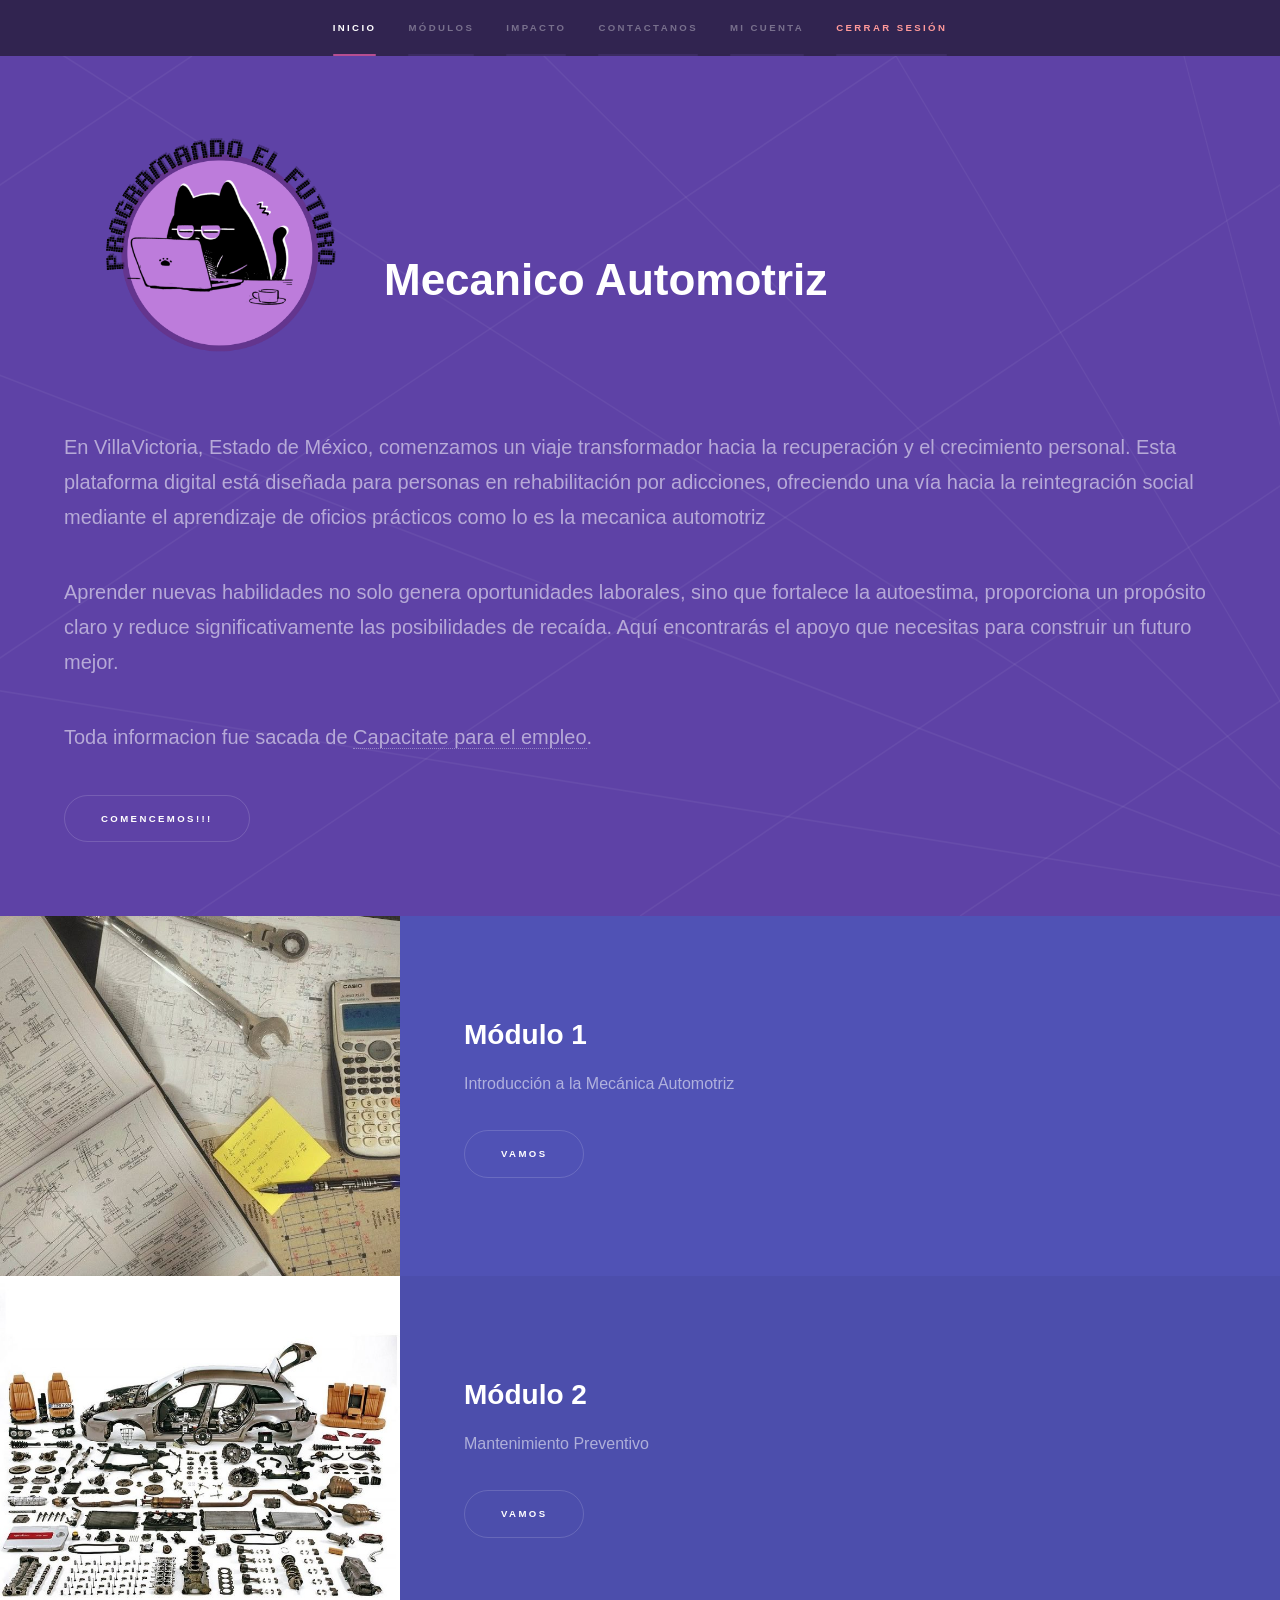
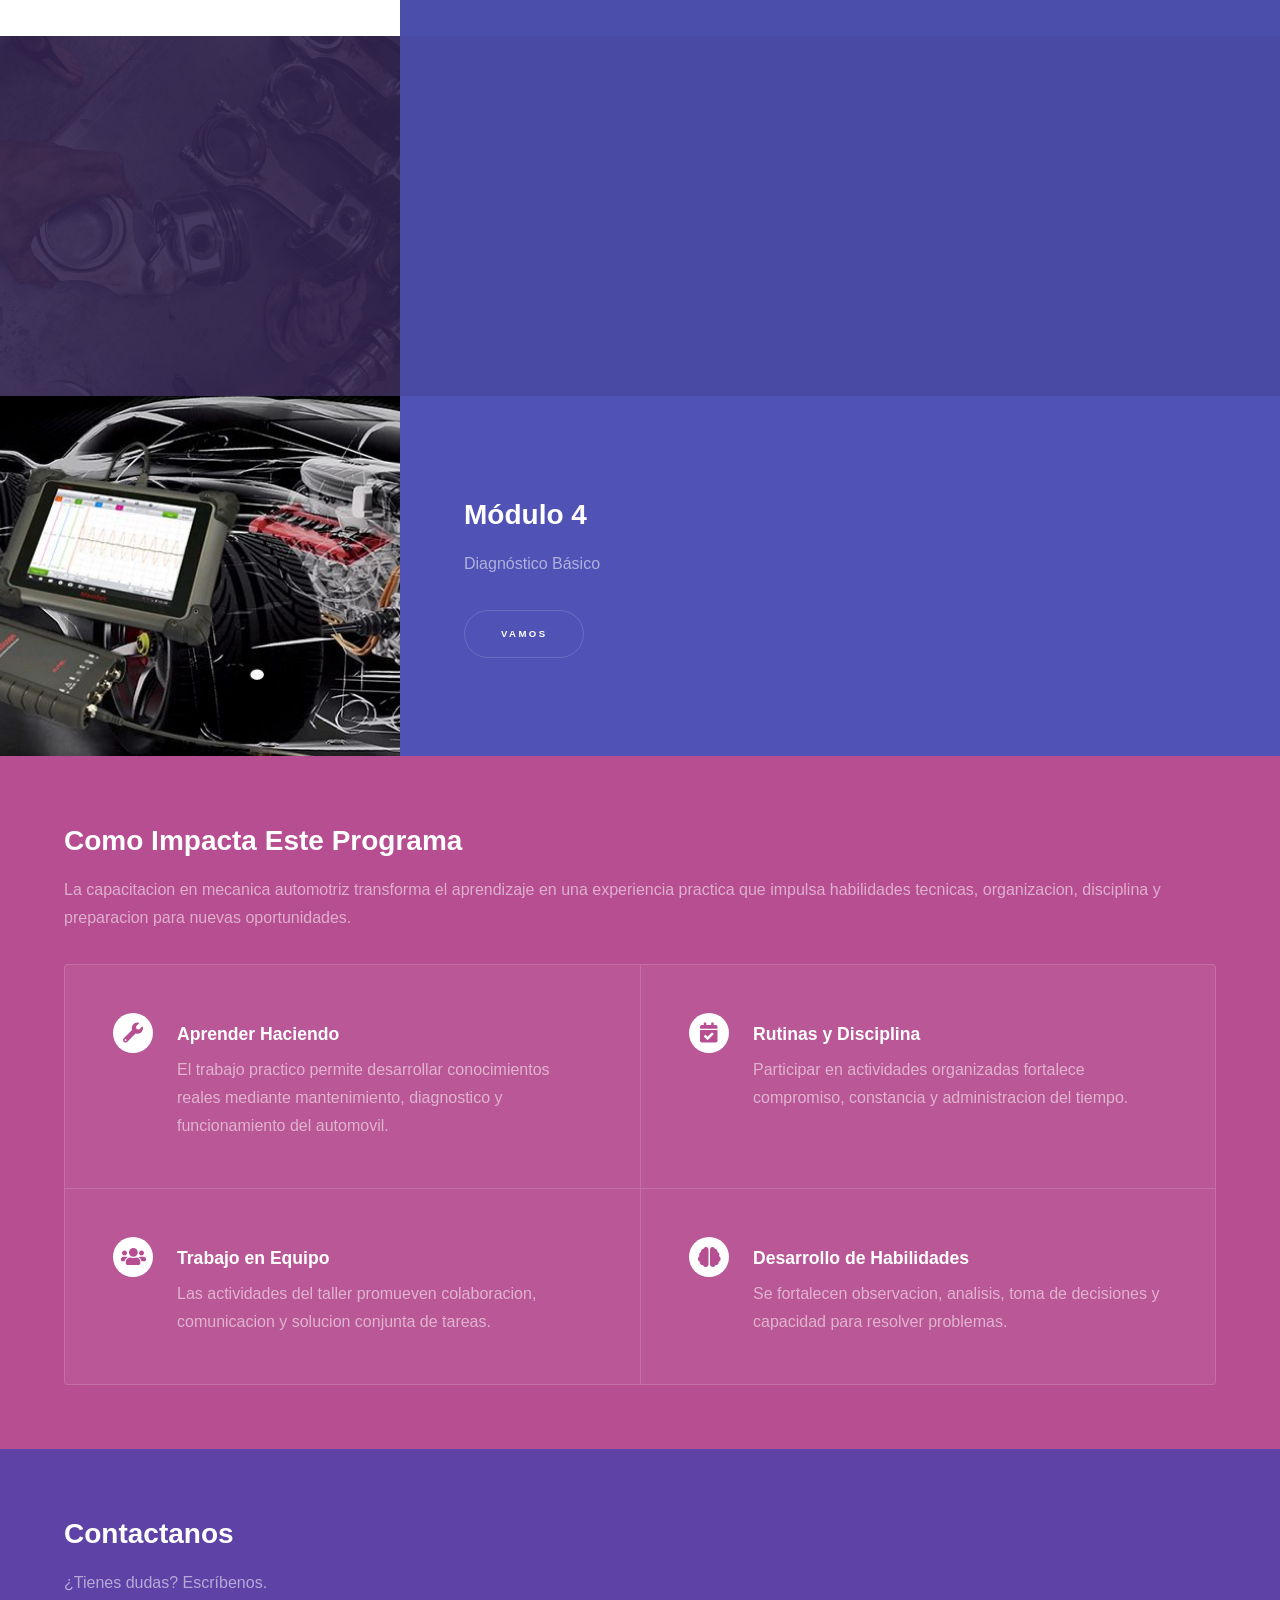
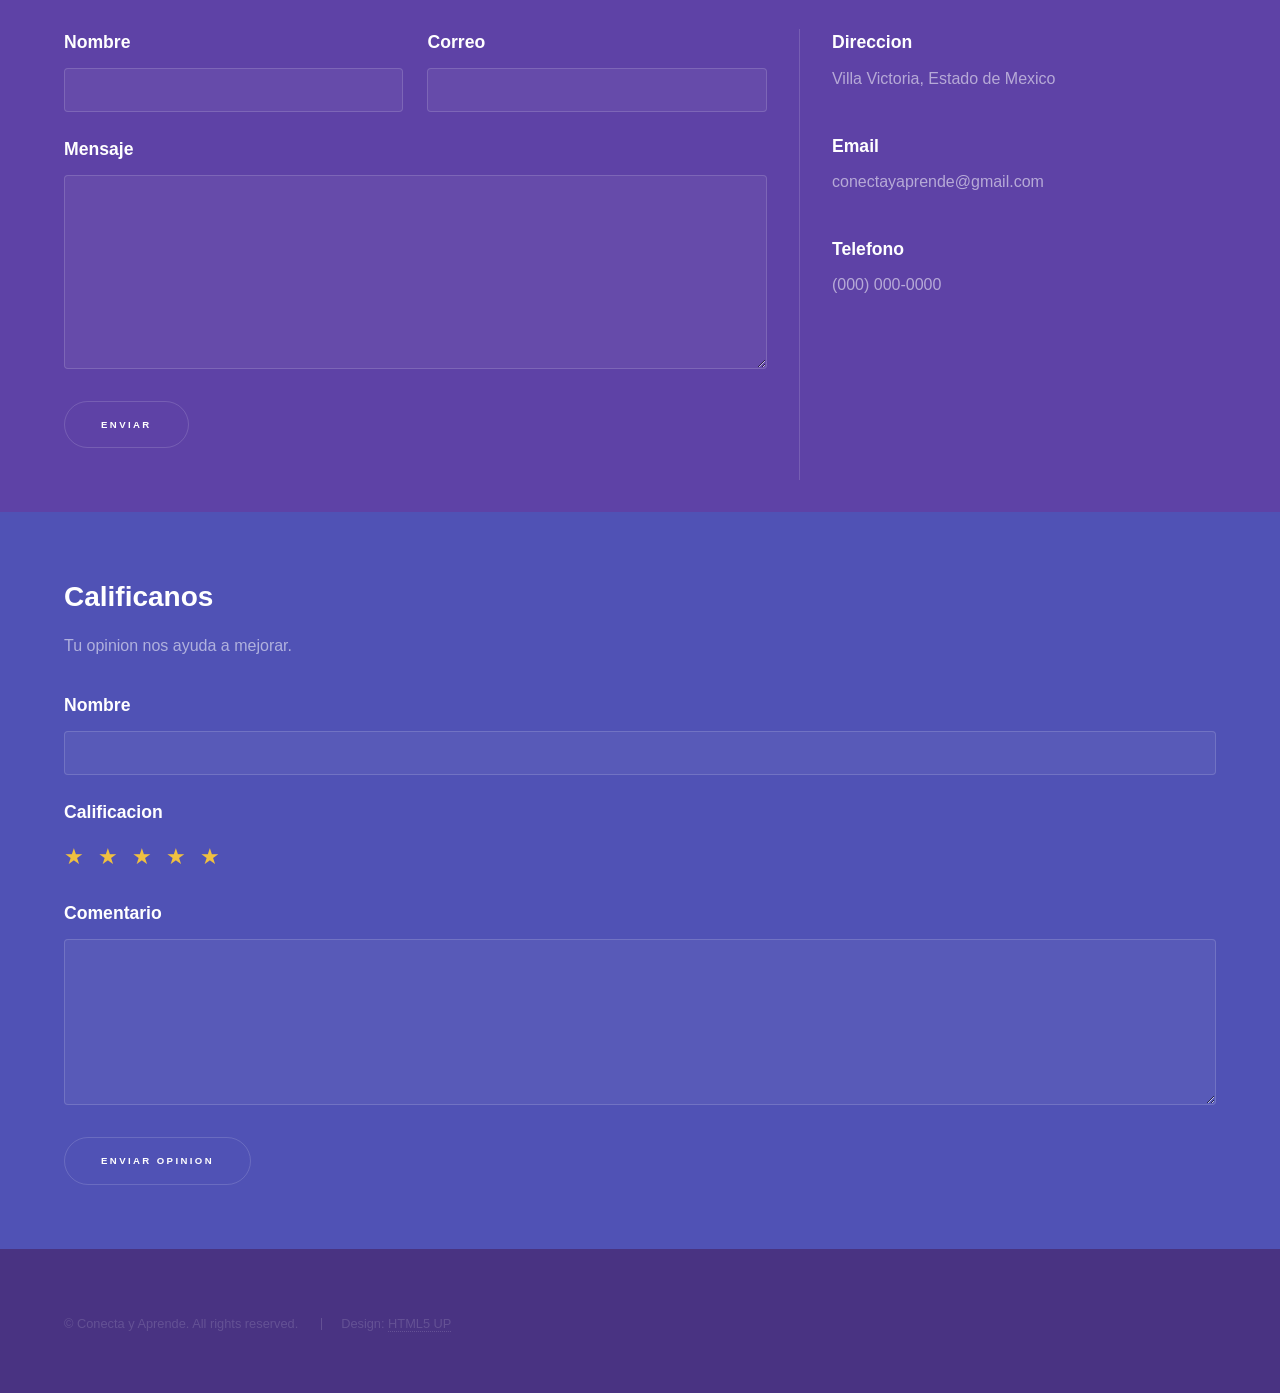
<file: index.html>
<!DOCTYPE html>
<!--
        Hyperspace by HTML5 UP
        html5up.net | @ajlkn
        Free for personal and commercial use under the CCA 3.0 license (html5up.net/license)
-->
<html>
  <head>
    <title>Conecta y Aprende</title>
    <meta charset="utf-8" />
    <meta name="viewport" content="width=device-width, initial-scale=1, user-scalable=no" />
    <link rel="stylesheet" href="assets/css/main.css" />
    <noscript><link rel="stylesheet" href="assets/css/noscript.css" /></noscript>
    <style>
      /* ── Barra de progreso en intro ─────────────────────── */
      #bloque-progreso {
        display: none;
        background: rgba(255,255,255,0.07);
        border: 1px solid rgba(255,255,255,0.14);
        border-radius: 14px;
        padding: 20px 24px;
        margin: 22px 0;
      }
      #bloque-progreso .saludo {
        font-size: 1em;
        margin-bottom: 10px;
        display: flex;
        justify-content: space-between;
        align-items: center;
        flex-wrap: wrap;
        gap: 8px;
      }
      .barra-track {
        background: rgba(255,255,255,0.12);
        border-radius: 50px;
        height: 18px;
        overflow: hidden;
        margin-bottom: 8px;
      }
      .barra-inner {
        height: 100%;
        border-radius: 50px;
        background: linear-gradient(90deg, #7b5ea7, #b09ad4);
        transition: width 0.8s ease;
        display: flex; align-items: center; justify-content: flex-end;
        padding-right: 8px; font-size: 0.72em; font-weight: bold;
      }
      .modulos-pills {
        display: flex; flex-wrap: wrap; gap: 8px; margin-top: 8px;
      }
      .pill {
        padding: 4px 12px;
        border-radius: 20px;
        font-size: 0.78em;
        border: 1px solid rgba(255,255,255,0.2);
        background: rgba(255,255,255,0.06);
      }
      .pill.ok {
        background: rgba(80,200,120,0.18);
        border-color: rgba(80,200,120,0.4);
        color: #9effc8;
      }
      .btn-mi-cuenta {
        font-size: 0.82em;
        padding: 5px 14px;
        border-radius: 20px;
        background: rgba(123,94,167,0.3);
        border: 1px solid rgba(123,94,167,0.5);
        color: #d4c0f0;
        cursor: pointer;
        text-decoration: none;
        white-space: nowrap;
      }
      .btn-mi-cuenta:hover { background: rgba(123,94,167,0.5); }
    </style>
  </head>
  <body class="is-preload">

    <!-- Sidebar -->
    <section id="sidebar">
      <div class="inner">
        <nav>
          <ul>
            <li><a href="#intro">Inicio</a></li>
            <li><a href="#one">Módulos</a></li>
            <li><a href="#two">Impacto</a></li>
            <li><a href="#three">Contactanos</a></li>
            <li><a href="mi_cuenta.html">Mi Cuenta</a></li>
            <li><a href="javascript:void(0)" onclick="cerrarSesion()" style="color:#ff9a9a;">Cerrar sesión</a></li>
          </ul>
        </nav>
      </div>
    </section>

    <!-- Wrapper -->
    <div id="wrapper">

      <!-- Intro -->
      <section id="intro" class="wrapper style1 fullscreen fade-up">
        <div class="inner">
          <div style="display: flex; align-items: center; gap: 20px">
            <a href="quienes_somos.html" style="display:flex;align-items:center;gap:20px;border:none;">
              <img src="images/logo.png" alt="Logo" style="width: 300px" />
              <h1 style="margin: 0">Mecanico Automotriz</h1>
            </a>
          </div>

          <!-- Bloque de progreso (visible si hay sesión) -->
          <div id="bloque-progreso">
            <div class="saludo">
              <span id="saludo-txt">Cargando...</span>
              <a href="mi_cuenta.html" class="btn-mi-cuenta">Mi cuenta</a>
            </div>
            <div class="barra-track">
              <div class="barra-inner" id="barra-inner" style="width:0%"></div>
            </div>
            <div id="progreso-label" style="font-size:0.82em; opacity:0.7; margin-bottom:8px;"></div>
            <div class="modulos-pills" id="modulos-pills"></div>
          </div>

          <p>
            En VillaVictoria, Estado de México, comenzamos un viaje
            transformador hacia la recuperación y el crecimiento personal. Esta
            plataforma digital está diseñada para personas en rehabilitación por
            adicciones, ofreciendo una vía hacia la reintegración social
            mediante el aprendizaje de oficios prácticos como lo es la mecanica
            automotriz
          </p>
          <p>
            Aprender nuevas habilidades no solo genera oportunidades laborales,
            sino que fortalece la autoestima, proporciona un propósito claro y
            reduce significativamente las posibilidades de recaída. Aquí
            encontrarás el apoyo que necesitas para construir un futuro mejor.
          </p>
          <p>
            Toda informacion fue sacada de
            <a href="https://capacitateparaelempleo.org/cursos/view/36">Capacitate para el empleo</a>.
          </p>
          <ul class="actions">
            <li><a href="#one" class="button scrolly">Comencemos!!!</a></li>
          </ul>
        </div>
      </section>

      <!-- One -->
      <section id="one" class="wrapper style2 spotlights">
        <section>
          <a href="modulo_1.html" class="image"><img src="images/pic01.jpg" alt="Módulo 1" data-position="center center" /></a>
          <div class="content">
            <div class="inner">
              <h2>Módulo 1</h2>
              <p>Introducción a la Mecánica Automotriz</p>
              <ul class="actions"><li><a href="modulo_1.html" class="button">Vamos</a></li></ul>
            </div>
          </div>
        </section>
        <section>
          <a href="modulo_2.html" class="image"><img src="images/pic02.jpg" alt="Módulo 2" data-position="top center" /></a>
          <div class="content">
            <div class="inner">
              <h2>Módulo 2</h2>
              <p>Mantenimiento Preventivo</p>
              <ul class="actions"><li><a href="modulo_2.html" class="button">Vamos</a></li></ul>
            </div>
          </div>
        </section>
        <section>
          <a href="modulo_3.html" class="image"><img src="images/pic03.jpg" alt="Módulo 3" data-position="center center" /></a>
          <div class="content">
            <div class="inner">
              <h2>Módulo 3</h2>
              <p>Sistemas del Automóvil</p>
              <ul class="actions"><li><a href="modulo_3.html" class="button">Vamos</a></li></ul>
            </div>
          </div>
        </section>
        <section>
          <a href="modulo_4.html" class="image"><img src="images/modulo4.jpg" alt="Módulo 4" data-position="center center" /></a>
          <div class="content">
            <div class="inner">
              <h2>Módulo 4</h2>
              <p>Diagnóstico Básico</p>
              <ul class="actions"><li><a href="modulo_4.html" class="button">Vamos</a></li></ul>
            </div>
          </div>
        </section>
      </section>

      <!-- Two -->
      <section id="two" class="wrapper style3 fade-up">
        <div class="inner">
          <h2>Como Impacta Este Programa</h2>
          <p>
            La capacitacion en mecanica automotriz transforma el aprendizaje en
            una experiencia practica que impulsa habilidades tecnicas,
            organizacion, disciplina y preparacion para nuevas oportunidades.
          </p>
          <div class="features">
            <section>
              <span class="icon solid major fa-wrench"></span>
              <h3>Aprender Haciendo</h3>
              <p>El trabajo practico permite desarrollar conocimientos reales mediante mantenimiento, diagnostico y funcionamiento del automovil.</p>
            </section>
            <section>
              <span class="icon solid major fa-calendar-check"></span>
              <h3>Rutinas y Disciplina</h3>
              <p>Participar en actividades organizadas fortalece compromiso, constancia y administracion del tiempo.</p>
            </section>
            <section>
              <span class="icon solid major fa-users"></span>
              <h3>Trabajo en Equipo</h3>
              <p>Las actividades del taller promueven colaboracion, comunicacion y solucion conjunta de tareas.</p>
            </section>
            <section>
              <span class="icon solid major fa-brain"></span>
              <h3>Desarrollo de Habilidades</h3>
              <p>Se fortalecen observacion, analisis, toma de decisiones y capacidad para resolver problemas.</p>
            </section>
          </div>
        </div>
      </section>

      <!-- Three -->
      <section id="three" class="wrapper style1 fade-up">
        <div class="inner">
          <h2>Contactanos</h2>
          <p>¿Tienes dudas? Escríbenos.</p>
          <div class="split style1">
            <section>
              <form>
                <div class="fields">
                  <div class="field half"><label>Nombre</label><input type="text" /></div>
                  <div class="field half"><label>Correo</label><input type="email" /></div>
                  <div class="field"><label>Mensaje</label><textarea rows="6"></textarea></div>
                </div>
                <ul class="actions"><li><button type="button" class="button submit">Enviar</button></li></ul>
              </form>
            </section>
            <section>
              <ul class="contact">
                <li><h3>Direccion</h3><span>Villa Victoria, Estado de Mexico</span></li>
                <li><h3>Email</h3><span>conectayaprende@gmail.com</span></li>
                <li><h3>Telefono</h3><span>(000) 000-0000</span></li>
              </ul>
            </section>
          </div>
        </div>
      </section>

      <section id="rating" class="wrapper style2 fade-up">
        <div class="inner">
          <h2>Calificanos</h2>
          <p>Tu opinion nos ayuda a mejorar.</p>
          <form>
            <div class="fields">
              <div class="field"><label>Nombre</label><input type="text" /></div>
              <div class="field"><label>Calificacion</label><div style="font-size: 22px; letter-spacing: 4px; color: #f0c040;">&#9733; &#9733; &#9733; &#9733; &#9733;</div></div>
              <div class="field"><label>Comentario</label><textarea rows="5"></textarea></div>
            </div>
            <ul class="actions"><li><button type="button" class="button submit">Enviar Opinion</button></li></ul>
          </form>
        </div>
      </section>
    </div>

    <!-- Footer -->
    <footer id="footer" class="wrapper style1-alt">
      <div class="inner">
        <ul class="menu">
          <li>&copy; Conecta y Aprende. All rights reserved.</li>
          <li>Design: <a href="http://html5up.net">HTML5 UP</a></li>
        </ul>
      </div>
    </footer>

    <script src="assets/js/jquery.min.js"></script>
    <script src="assets/js/jquery.scrollex.min.js"></script>
    <script src="assets/js/jquery.scrolly.min.js"></script>
    <script src="assets/js/browser.min.js"></script>
    <script src="assets/js/breakpoints.min.js"></script>
    <script src="assets/js/util.js"></script>
    <script src="assets/js/main.js"></script>

    <script>
      function cerrarSesion(e) {
        if (e) e.preventDefault();
        localStorage.removeItem("usuario_conecta");
        window.location.href = "inicio.html";
      }

      (function cargarProgreso() {
        const usuario = JSON.parse(localStorage.getItem("usuario_conecta") || "null");
        if (!usuario) return;

        document.getElementById("bloque-progreso").style.display = "block";
        document.getElementById("saludo-txt").textContent = "¡Hola, " + usuario.nombre + "! Tu avance:";

        fetch("/progreso/" + usuario.id)
          .then(r => r.json())
          .then(data => {
            const completados = data.length;
            const pct = Math.round((completados / 4) * 100);

            const barra = document.getElementById("barra-inner");
            barra.style.width = pct + "%";
            barra.textContent = pct > 12 ? pct + "%" : "";

            document.getElementById("progreso-label").textContent =
              completados === 4
                ? "¡Completaste todos los módulos!"
                : completados + " de 4 módulos completados";

            const nombres = ["Módulo 1","Módulo 2","Módulo 3","Módulo 4"];
            const completadosNums = data.map(d => d.modulo);
            document.getElementById("modulos-pills").innerHTML = nombres.map((n, i) => {
              const ok = completadosNums.includes(i + 1);
              const p  = data.find(d => d.modulo === i + 1);
              return `<span class="pill ${ok ? "ok" : ""}">
                ${ok ? "Completado" : "Pendiente"} - ${n}${ok && p ? " (" + p.puntaje + "%)" : ""}
              </span>`;
            }).join("");
          })
          .catch(() => {});
      })();
    </script>
  </body>
</html>
</file>
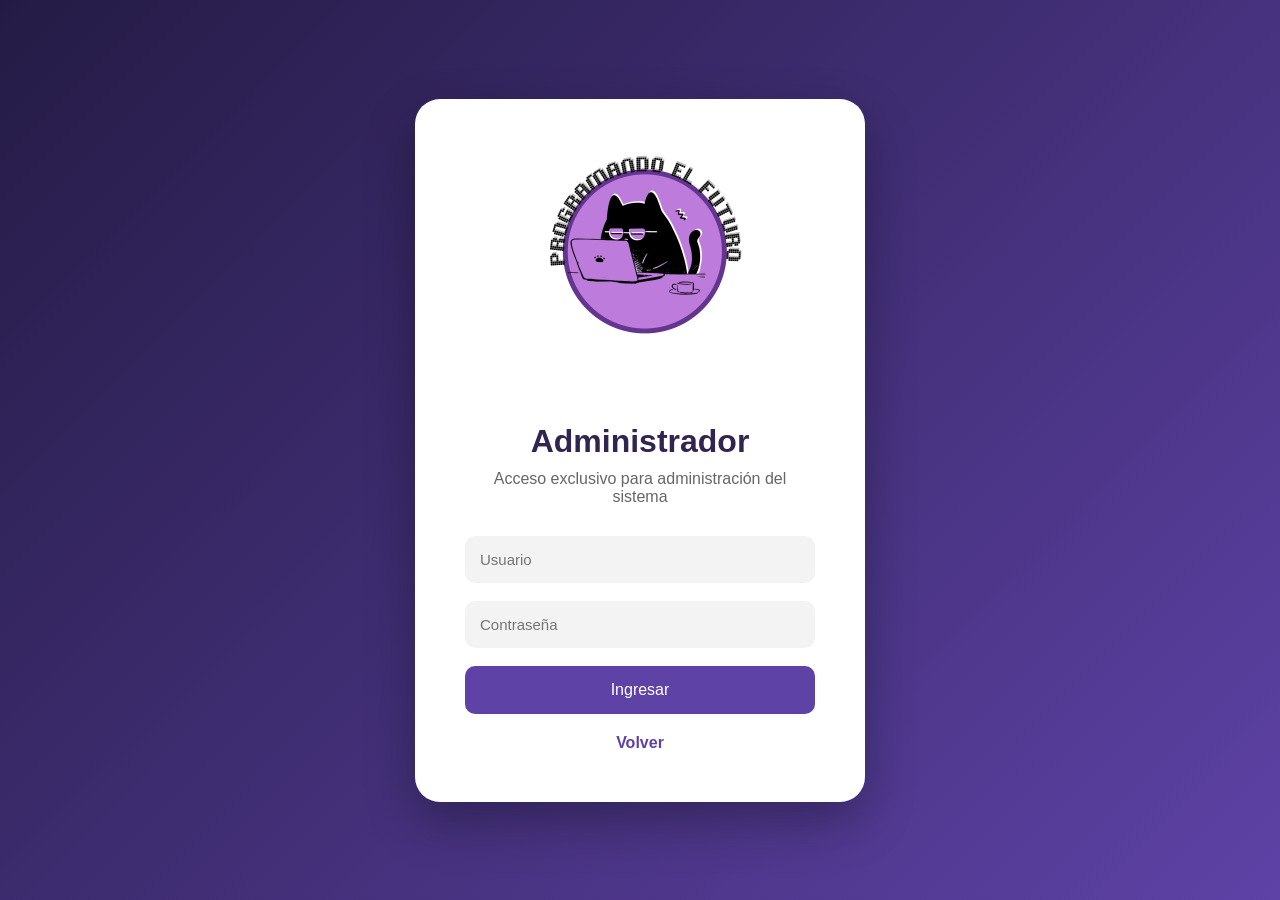
<file: admin.html>
<!doctype html>
<html>
  <head>
    <title>Administrador</title>
    <meta charset="utf-8" />
    <meta name="viewport" content="width=device-width,initial-scale=1" />

    <style>
      * {
        margin: 0;
        padding: 0;
        box-sizing: border-box;
        font-family: Arial;
      }

      body {
        height: 100vh;
        display: flex;
        justify-content: center;
        align-items: center;
        background: linear-gradient(135deg, #241b45, #5e42a6);
      }

      .panel {
        width: 450px;
        background: white;
        padding: 50px;
        border-radius: 25px;
        text-align: center;
        box-shadow: 0 20px 50px rgba(0, 0, 0, 0.3);
      }

      .logo img {
        width: 250px;
        margin-bottom: 20px;
      }

      h1 {
        color: #312450;
        margin-bottom: 10px;
      }

      p {
        color: #666;
        margin-bottom: 30px;
      }

      input {
        width: 100%;
        padding: 15px;
        margin-bottom: 18px;
        border: none;
        background: #f3f3f3;
        border-radius: 10px;
        font-size: 15px;
        outline: none;
      }

      button {
        width: 100%;
        padding: 15px;
        background: #5e42a6;
        color: white;
        border: none;
        border-radius: 10px;
        font-size: 16px;
        cursor: pointer;
        transition: 0.3s;
      }

      button:hover {
        background: #312450;
      }

      .volver {
        margin-top: 20px;
      }

      .volver a {
        text-decoration: none;
        color: #5e42a6;
        font-weight: bold;
      }

      .error {
        margin-top: 15px;
        color: red;
        display: none;
      }

      .ok {
        margin-top: 15px;
        color: green;
        display: none;
      }
    </style>
  </head>

  <body>
    <div class="panel">
      <div class="logo">
        <img src="images/logo.png" alt="Logo" />
      </div>

      <h1>Administrador</h1>

      <p>Acceso exclusivo para administración del sistema</p>

      <input type="text" id="usuario" placeholder="Usuario" />

      <input type="password" id="clave" placeholder="Contraseña" />

      <button onclick="entrar()">Ingresar</button>

      <div id="mensaje" class="error"></div>

      <div class="volver">
        <a href="inicio.html">Volver</a>
      </div>
    </div>

    <script>
      async function entrar() {
        let usuario = document.getElementById("usuario").value.trim();
        let clave = document.getElementById("clave").value.trim();

        let mensaje = document.getElementById("mensaje");

        mensaje.style.display = "none";

        if (usuario === "" || clave === "") {
          mensaje.innerText = "Completa todos los campos";
          mensaje.style.display = "block";
          return;
        }

        try {
          let respuesta = await fetch("/admin/login", {
            method: "POST",
            headers: {
              "Content-Type": "application/json",
            },
            body: JSON.stringify({ usuario, clave }),
          });

          let datos = await respuesta.json();

          if (datos.login) {
            mensaje.className = "ok";
            mensaje.innerText = "Acceso correcto";

            mensaje.style.display = "block";

            setTimeout(() => {
              window.location.href = "funciones_admin.html";
            }, 1000);
          } else {
            mensaje.className = "error";
            mensaje.innerText = "Usuario o contraseña incorrectos";
            mensaje.style.display = "block";
          }
        } catch (error) {
          mensaje.className = "error";
          mensaje.innerText = "No se pudo conectar con el servidor";
          mensaje.style.display = "block";

          console.log(error);
        }
      }

      document.addEventListener("keydown", (e) => {
        if (e.key === "Enter") {
          entrar();
        }
      });
    </script>
  </body>
</html>
</file>
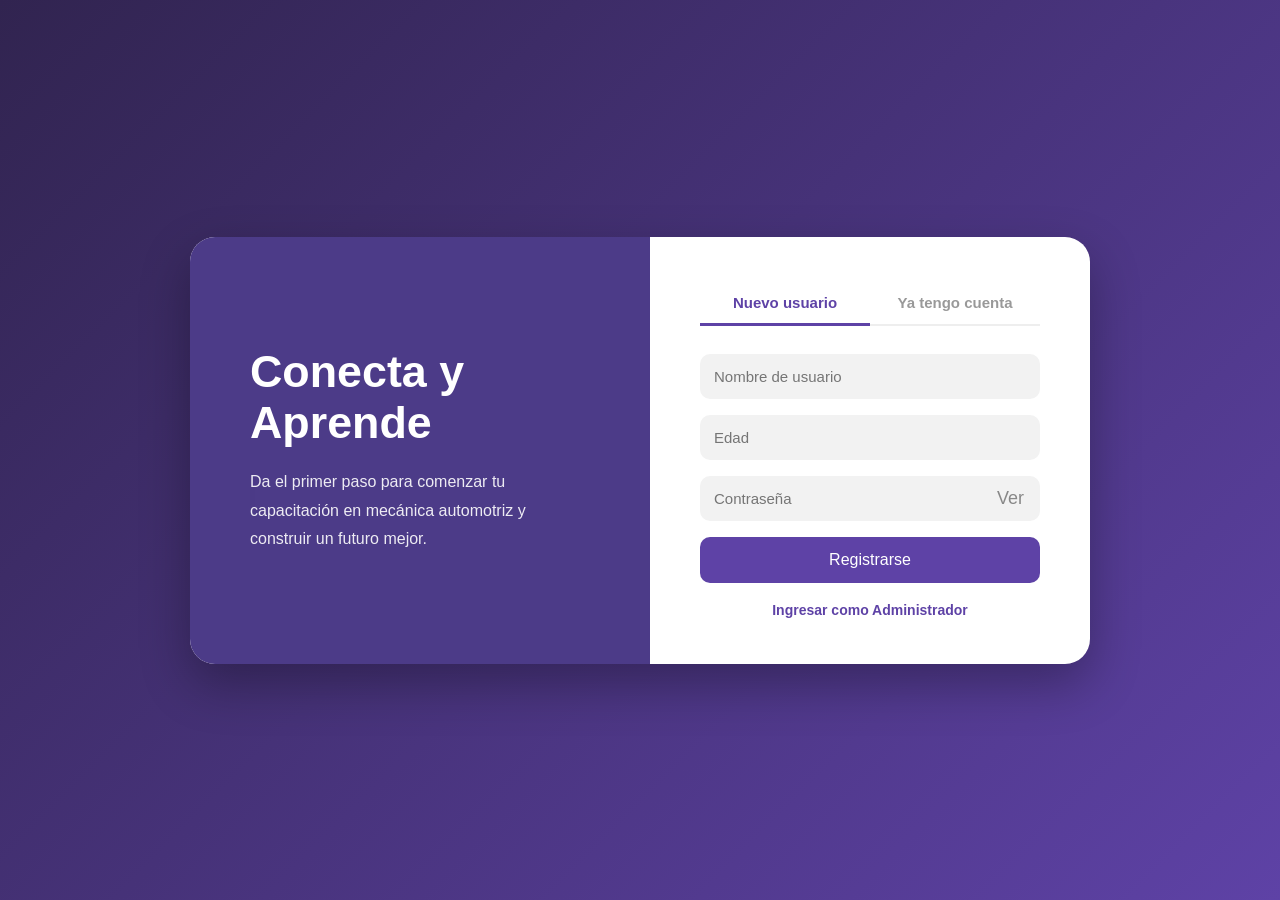
<file: inicio.html>
<!DOCTYPE html>
<html>
  <head>
    <title>Conecta y Aprende</title>
    <meta charset="utf-8" />
    <meta name="viewport" content="width=device-width,initial-scale=1" />
    <style>
      * { margin: 0; padding: 0; box-sizing: border-box; font-family: Arial; }
      body {
        min-height: 100vh;
        display: flex;
        justify-content: center;
        align-items: center;
        background: linear-gradient(135deg, #312450, #5e42a6);
      }
      .contenedor {
        width: 900px;
        background: white;
        border-radius: 25px;
        overflow: hidden;
        display: flex;
        box-shadow: 0 20px 50px rgba(0,0,0,0.3);
      }
      .info {
        flex: 1;
        padding: 60px;
        background: #4c3b88;
        color: white;
        display: flex;
        flex-direction: column;
        justify-content: center;
      }
      .info h1 { font-size: 2.8em; margin-bottom: 20px; }
      .info p { line-height: 1.8; opacity: 0.9; }
      .formulario { flex: 1; padding: 45px 50px; }
      .tabs {
        display: flex;
        margin-bottom: 28px;
        border-bottom: 2px solid #eee;
      }
      .tab {
        flex: 1;
        padding: 12px;
        text-align: center;
        cursor: pointer;
        font-size: 15px;
        font-weight: bold;
        color: #999;
        transition: 0.2s;
        border-bottom: 3px solid transparent;
        margin-bottom: -2px;
      }
      .tab.activo { color: #5e42a6; border-bottom-color: #5e42a6; }
      .campo-clave {
        position: relative;
        margin-bottom: 16px;
      }
      .campo-clave input {
        width: 100%;
        padding: 14px 45px 14px 14px;
        border: none;
        background: #f2f2f2;
        border-radius: 10px;
        font-size: 15px;
        outline: none;
        margin-bottom: 0;
      }
      .ojo {
        position: absolute;
        right: 12px;
        top: 50%;
        transform: translateY(-50%);
        background: none;
        border: none;
        cursor: pointer;
        color: #888;
        font-size: 18px;
        padding: 4px;
        line-height: 1;
      }
      .ojo:hover { color: #5e42a6; }
      input {
        width: 100%;
        padding: 14px;
        margin-bottom: 16px;
        border: none;
        background: #f2f2f2;
        border-radius: 10px;
        font-size: 15px;
        outline: none;
      }
      button.principal {
        width: 100%;
        padding: 14px;
        border: none;
        border-radius: 10px;
        background: #5e42a6;
        color: white;
        font-size: 16px;
        cursor: pointer;
        transition: 0.3s;
      }
      button.principal:hover { background: #312450; }
      .admin { margin-top: 18px; text-align: center; }
      .admin a { text-decoration: none; color: #5e42a6; font-weight: bold; font-size: 14px; }
      .msg {
        margin-top: 14px;
        padding: 10px;
        border-radius: 8px;
        font-size: 14px;
        display: none;
        text-align: center;
      }
      .msg.error { background: #fde8e8; color: #c0392b; }
      .msg.ok { background: #e8fde8; color: #27ae60; }
      .panel { display: none; }
      .panel.activo { display: block; }
    </style>
  </head>
  <body>
    <div class="contenedor">
      <div class="info">
        <h1>Conecta y Aprende</h1>
        <p>Da el primer paso para comenzar tu capacitación en mecánica automotriz y construir un futuro mejor.</p>
      </div>
      <div class="formulario">
        <div class="tabs">
          <div class="tab activo" onclick="cambiarTab('registro')">Nuevo usuario</div>
          <div class="tab" onclick="cambiarTab('login')">Ya tengo cuenta</div>
        </div>

        <!-- Registro -->
        <div id="panel-registro" class="panel activo">
          <input type="text" id="reg-nombre" placeholder="Nombre de usuario" />
          <input type="number" id="reg-edad" placeholder="Edad" min="1" max="99" />
          <div class="campo-clave">
            <input type="password" id="reg-clave" placeholder="Contraseña" />
            <button class="ojo" type="button" onclick="toggleClave('reg-clave', this)" title="Mostrar/ocultar contraseña">Ver</button>
          </div>
          <button class="principal" onclick="registrar()">Registrarse</button>
          <div id="msg-registro" class="msg"></div>
        </div>

        <!-- Login -->
        <div id="panel-login" class="panel">
          <input type="text" id="log-nombre" placeholder="Nombre de usuario" />
          <div class="campo-clave">
            <input type="password" id="log-clave" placeholder="Contraseña" />
            <button class="ojo" type="button" onclick="toggleClave('log-clave', this)" title="Mostrar/ocultar contraseña">Ver</button>
          </div>
          <button class="principal" onclick="entrar()">Entrar</button>
          <div id="msg-login" class="msg"></div>
        </div>

        <div class="admin">
          <a href="admin.html">Ingresar como Administrador</a>
        </div>
      </div>
    </div>

    <script>
      function cambiarTab(tab) {
        document.querySelectorAll(".tab").forEach((t, i) => {
          t.classList.toggle("activo", (i === 0 && tab === "registro") || (i === 1 && tab === "login"));
        });
        document.getElementById("panel-registro").classList.toggle("activo", tab === "registro");
        document.getElementById("panel-login").classList.toggle("activo", tab === "login");
      }

      function toggleClave(inputId, btn) {
        const inp = document.getElementById(inputId);
        if (inp.type === "password") {
          inp.type = "text";
          btn.style.opacity = "1";
          btn.style.color = "#5e42a6";
        } else {
          inp.type = "password";
          btn.style.opacity = "0.6";
          btn.style.color = "#888";
        }
      }

      function mostrarMsg(id, tipo, texto) {
        const el = document.getElementById(id);
        el.className = "msg " + tipo;
        el.textContent = texto;
        el.style.display = "block";
      }

      function guardarSesion(id, nombre) {
        localStorage.setItem("usuario_conecta", JSON.stringify({ id, nombre }));
        setTimeout(() => { window.location.href = "index.html"; }, 1000);
      }

      async function registrar() {
        const nombre = document.getElementById("reg-nombre").value.trim();
        const edad   = document.getElementById("reg-edad").value.trim();
        const clave  = document.getElementById("reg-clave").value.trim();
        if (!nombre || !edad || !clave) {
          return mostrarMsg("msg-registro", "error", "Completa todos los campos");
        }
        try {
          const r = await fetch("/registro", {
            method: "POST",
            headers: { "Content-Type": "application/json" },
            body: JSON.stringify({ nombre, edad: parseInt(edad), clave })
          });
          const d = await r.json();
          if (d.ok) {
            mostrarMsg("msg-registro", "ok", "¡Registro exitoso! Entrando...");
            guardarSesion(d.id, d.nombre);
          } else {
            mostrarMsg("msg-registro", "error", d.mensaje || "Error al registrar");
          }
        } catch {
          mostrarMsg("msg-registro", "error", "No se pudo conectar con el servidor");
        }
      }

      async function entrar() {
        const nombre = document.getElementById("log-nombre").value.trim();
        const clave  = document.getElementById("log-clave").value.trim();
        if (!nombre || !clave) {
          return mostrarMsg("msg-login", "error", "Completa todos los campos");
        }
        try {
          const r = await fetch("/usuario/login", {
            method: "POST",
            headers: { "Content-Type": "application/json" },
            body: JSON.stringify({ nombre, clave })
          });
          const d = await r.json();
          if (d.ok) {
            mostrarMsg("msg-login", "ok", "¡Bienvenido, " + d.nombre + "! Entrando...");
            guardarSesion(d.id, d.nombre);
          } else {
            mostrarMsg("msg-login", "error", d.mensaje || "Datos incorrectos");
          }
        } catch {
          mostrarMsg("msg-login", "error", "No se pudo conectar con el servidor");
        }
      }

      document.addEventListener("keydown", e => {
        if (e.key === "Enter") {
          if (document.getElementById("panel-registro").classList.contains("activo")) registrar();
          else entrar();
        }
      });
    </script>
  </body>
</html>
</file>
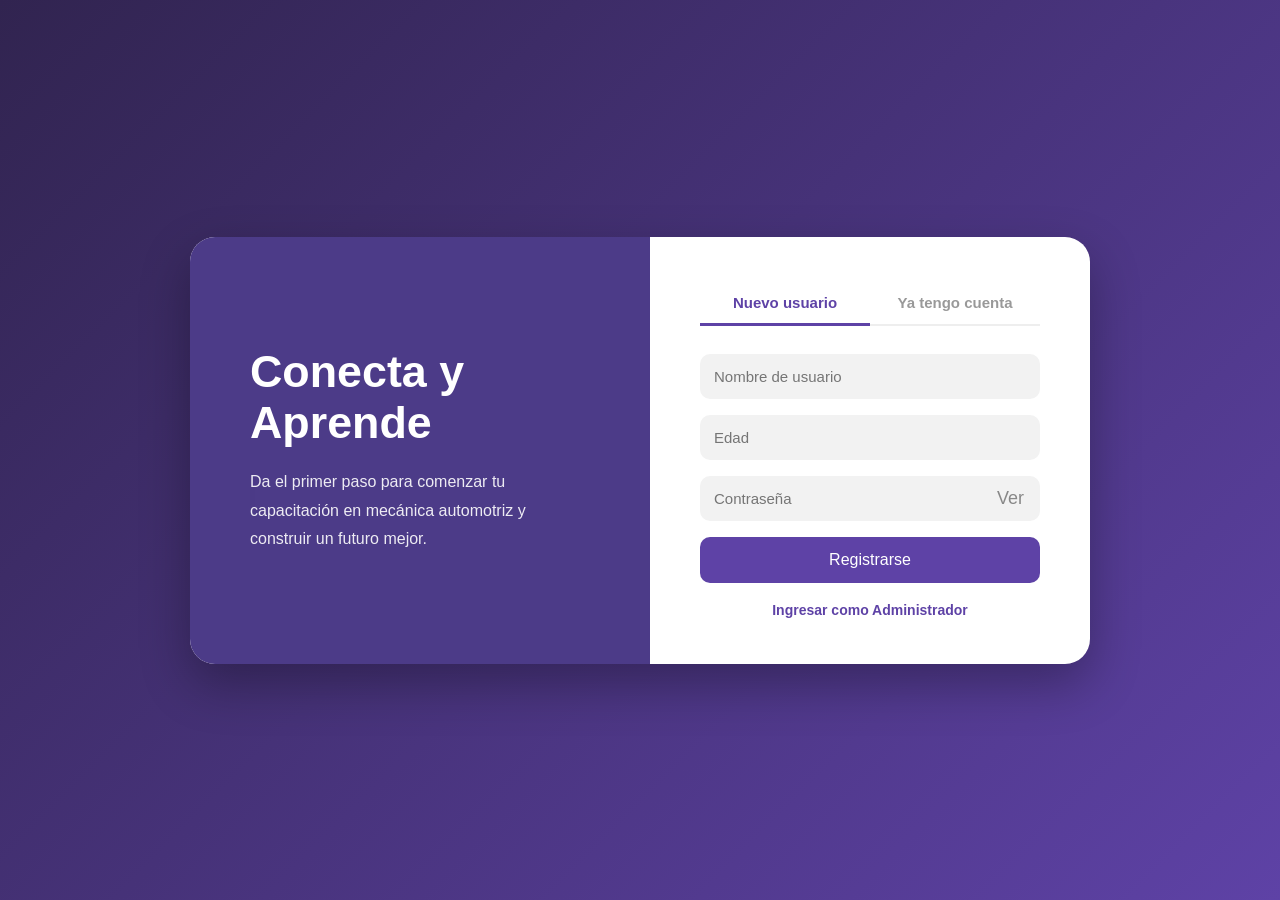
<file: mi_cuenta.html>
<!DOCTYPE html>
<html>
  <head>
    <title>Mi Cuenta — Conecta y Aprende</title>
    <meta charset="utf-8" />
    <meta name="viewport" content="width=device-width, initial-scale=1" />
    <link rel="stylesheet" href="assets/css/main.css" />
    <noscript><link rel="stylesheet" href="assets/css/noscript.css" /></noscript>
    <style>
      /* ── Tarjeta de cuenta ────────────────────────────────── */
      .cuenta-card {
        background: rgba(255,255,255,0.06);
        border: 1px solid rgba(255,255,255,0.12);
        border-radius: 16px;
        padding: 32px 36px;
        margin-bottom: 28px;
      }
      .avatar {
        width: 80px; height: 80px;
        border-radius: 50%;
        background: linear-gradient(135deg, #5e42a6, #312450);
        display: flex; align-items: center; justify-content: center;
        font-size: 2.2em; margin-bottom: 18px;
      }
      .dato { display: flex; gap: 12px; align-items: center; margin: 8px 0; font-size: 1em; }
      .dato strong { min-width: 70px; opacity: 0.7; }

      /* ── Barra de progreso ───────────────────────────────── */
      .barra-wrap {
        background: rgba(255,255,255,0.1);
        border-radius: 50px; height: 22px;
        overflow: hidden; margin: 14px 0 8px;
      }
      .barra-fill {
        height: 100%; border-radius: 50px;
        background: linear-gradient(90deg, #6a4fc8, #a07ed4);
        transition: width 0.8s ease;
        display: flex; align-items: center; justify-content: flex-end;
        padding-right: 8px; font-size: 0.75em; font-weight: bold;
        white-space: nowrap; min-width: 0;
      }

      /* ── Módulos estado ──────────────────────────────────── */
      .modulos-grid {
        display: grid;
        grid-template-columns: repeat(auto-fill, minmax(200px, 1fr));
        gap: 16px; margin-top: 20px;
      }
      .modulo-chip {
        border-radius: 12px;
        padding: 18px 20px;
        border: 1px solid rgba(255,255,255,0.15);
        transition: transform 0.2s;
      }
      .modulo-chip:hover { transform: translateY(-2px); }
      .modulo-chip.completado {
        background: rgba(80,200,120,0.12);
        border-color: rgba(80,200,120,0.35);
      }
      .modulo-chip.pendiente {
        background: rgba(255,255,255,0.04);
      }
      .modulo-chip .icono { font-size: 1.6em; margin-bottom: 8px; }
      .modulo-chip h4 { margin: 0 0 4px; font-size: 0.95em; }
      .modulo-chip .puntaje { font-size: 0.85em; opacity: 0.75; }
      .badge-ok  { display: inline-block; background: rgba(80,200,120,0.25); color: #7eeaaa; padding: 2px 10px; border-radius: 20px; font-size: 0.78em; margin-top: 6px; }
      .badge-no  { display: inline-block; background: rgba(255,255,255,0.08); color: #aaa; padding: 2px 10px; border-radius: 20px; font-size: 0.78em; margin-top: 6px; }

      /* ── Frase motivadora ────────────────────────────────── */
      .frase-box {
        border-left: 4px solid #7b5ea7;
        padding: 16px 20px;
        background: rgba(123,94,167,0.12);
        border-radius: 0 12px 12px 0;
        margin-bottom: 28px;
        font-style: italic;
        font-size: 1.05em;
        line-height: 1.7;
      }

      /* ── Botón cerrar sesión ─────────────────────────────── */
      .btn-cerrar {
        display: inline-block;
        padding: 10px 24px;
        border-radius: 8px;
        background: rgba(200,60,60,0.2);
        border: 1px solid rgba(200,60,60,0.4);
        color: #ff8a8a;
        cursor: pointer;
        font-size: 0.9em;
        transition: background 0.2s;
      }
      .btn-cerrar:hover { background: rgba(200,60,60,0.35); }
    </style>
  </head>
  <body class="is-preload">

    <header id="header">
      <a href="index.html" class="title">Mi Cuenta</a>
      <nav><ul>
        <li><a href="index.html">← Inicio</a></li>
        <li><a href="mi_cuenta.html" class="active">Mi Cuenta</a></li>
      </ul></nav>
    </header>

    <div id="wrapper">
      <section id="main" class="wrapper">
        <div class="inner">

          <h1 class="major" id="titulo-bienvenida">Mi Cuenta</h1>

          <!-- Frase motivadora -->
          <div class="frase-box" id="frase-motivadora">Cargando...</div>

          <!-- Datos del usuario -->
          <div class="cuenta-card">
            <div class="avatar" style="font-size:1.4em; font-weight:bold; color:white;">U</div>
            <h3 id="user-nombre" style="margin:0 0 12px;">Cargando...</h3>
            <div class="dato"><strong>Nombre:</strong> <span id="dato-nombre">—</span></div>
            <div class="dato"><strong>Edad:</strong>   <span id="dato-edad">—</span></div>
            <div style="margin-top: 18px;">
              <button class="btn-cerrar" onclick="cerrarSesion()">Cerrar sesión</button>
            </div>
          </div>

          <!-- Progreso -->
          <h2>Tu progreso</h2>
          <div class="cuenta-card">
            <p id="progreso-texto" style="margin-bottom:8px;">Cargando...</p>
            <div class="barra-wrap">
              <div class="barra-fill" id="barra-fill" style="width:0%"></div>
            </div>
            <p style="font-size:0.85em; opacity:0.6; margin-top:4px;">Necesitas completar el quiz de cada módulo con al menos 60% para marcarlo como terminado.</p>

            <div class="modulos-grid" id="modulos-grid"></div>
          </div>

        </div>
      </section>
    </div>

    <footer id="footer" class="wrapper alt">
      <div class="inner">
        <ul class="menu"><li>Conecta y Aprende — Mecánica Automotriz</li></ul>
      </div>
    </footer>

    <script src="assets/js/jquery.min.js"></script>
    <script src="assets/js/jquery.scrollex.min.js"></script>
    <script src="assets/js/jquery.scrolly.min.js"></script>
    <script src="assets/js/browser.min.js"></script>
    <script src="assets/js/breakpoints.min.js"></script>
    <script src="assets/js/util.js"></script>
    <script src="assets/js/main.js"></script>

    <script>
      const MODULOS_INFO = [
        { num: 1, nombre: "Introducción a la Mecánica",  href: "modulo_1.html", icono: "1" },
        { num: 2, nombre: "Mantenimiento Preventivo",    href: "modulo_2.html", icono: "2" },
        { num: 3, nombre: "Sistemas del Automóvil",      href: "modulo_3.html", icono: "3" },
        { num: 4, nombre: "Diagnóstico Básico",          href: "modulo_4.html", icono: "4" }
      ];

      const FRASES = [
        { min: 0, max: 0, texto: "\"El primer paso es el más importante. Cada gran logro comienza con la decisión de intentarlo. ¡Tú puedes!\"" },
        { min: 1, max: 1, texto: "\"¡Ya diste el primer paso! El camino del aprendizaje se recorre uno a la vez. Sigue adelante.\"" },
        { min: 2, max: 2, texto: "\"¡A mitad del camino! Tu esfuerzo y constancia te han traído hasta aquí. No te detengas.\"" },
        { min: 3, max: 3, texto: "\"¡Casi lo logras! Estás a un paso de completar el curso. Tu dedicación es un ejemplo.\"" },
        { min: 4, max: 4, texto: "\"¡Lo lograste! Completaste todos los módulos. Eres la prueba de que el esfuerzo siempre vale la pena. ¡Felicitaciones!\"" }
      ];

      function cerrarSesion() {
        localStorage.removeItem("usuario_conecta");
        window.location.href = "inicio.html";
      }

      async function cargarCuenta() {
        const usuario = JSON.parse(localStorage.getItem("usuario_conecta") || "null");
        if (!usuario) {
          window.location.href = "inicio.html";
          return;
        }

        // Datos básicos del usuario
        document.getElementById("titulo-bienvenida").textContent = "Hola, " + usuario.nombre;
        document.getElementById("user-nombre").textContent = usuario.nombre;
        document.getElementById("dato-nombre").textContent = usuario.nombre;

        // Cargar datos completos del servidor
        try {
          const resUsuarios = await fetch("/usuarios");
          const todos = await resUsuarios.json();
          const yo = todos.find(u => u.id === usuario.id || u.id === String(usuario.id));
          if (yo) {
            document.getElementById("dato-edad").textContent = yo.edad + " años";
          }
        } catch(e) {}

        // Cargar progreso
        try {
          const resProgreso = await fetch("/progreso/" + usuario.id);
          const progreso = await resProgreso.json();

          const completados = progreso.length;
          const porcentaje  = Math.round((completados / 4) * 100);

          // Frase motivadora
          const fraseDef = FRASES.find(f => completados >= f.min && completados <= f.max);
          if (fraseDef) document.getElementById("frase-motivadora").textContent = fraseDef.texto;

          // Barra
          document.getElementById("barra-fill").style.width = porcentaje + "%";
          document.getElementById("barra-fill").textContent = porcentaje > 10 ? porcentaje + "%" : "";
          document.getElementById("progreso-texto").textContent =
            completados === 4
              ? "¡Completaste todos los módulos!"
              : completados + " de 4 módulos completados";

          // Chips de módulos
          const grid = document.getElementById("modulos-grid");
          grid.innerHTML = MODULOS_INFO.map(m => {
            const p = progreso.find(pr => pr.modulo === m.num);
            const hecho = !!p;
            return `<div class="modulo-chip ${hecho ? "completado" : "pendiente"}">
              <div class="icono" style="font-size:1em; font-weight:bold; opacity:0.6;">Modulo ${m.icono}</div>
              <h4>Módulo ${m.num}</h4>
              <p style="font-size:0.85em; opacity:0.75; margin:0 0 4px;">${m.nombre}</p>
              ${hecho
                ? `<div class="puntaje">Puntaje: <strong>${p.puntaje}%</strong></div>
                   <span class="badge-ok">Completado</span>`
                : `<span class="badge-no">Pendiente</span>`
              }
              <br/><a href="${m.href}" style="font-size:0.8em; margin-top:8px; display:inline-block;">
                ${hecho ? "Repasar →" : "Empezar →"}
              </a>
            </div>`;
          }).join("");

        } catch(e) {
          document.getElementById("frase-motivadora").textContent =
            "\"Cada día es una nueva oportunidad para aprender y crecer.\"";
        }
      }

      cargarCuenta();
    </script>
  </body>
</html>
</file>
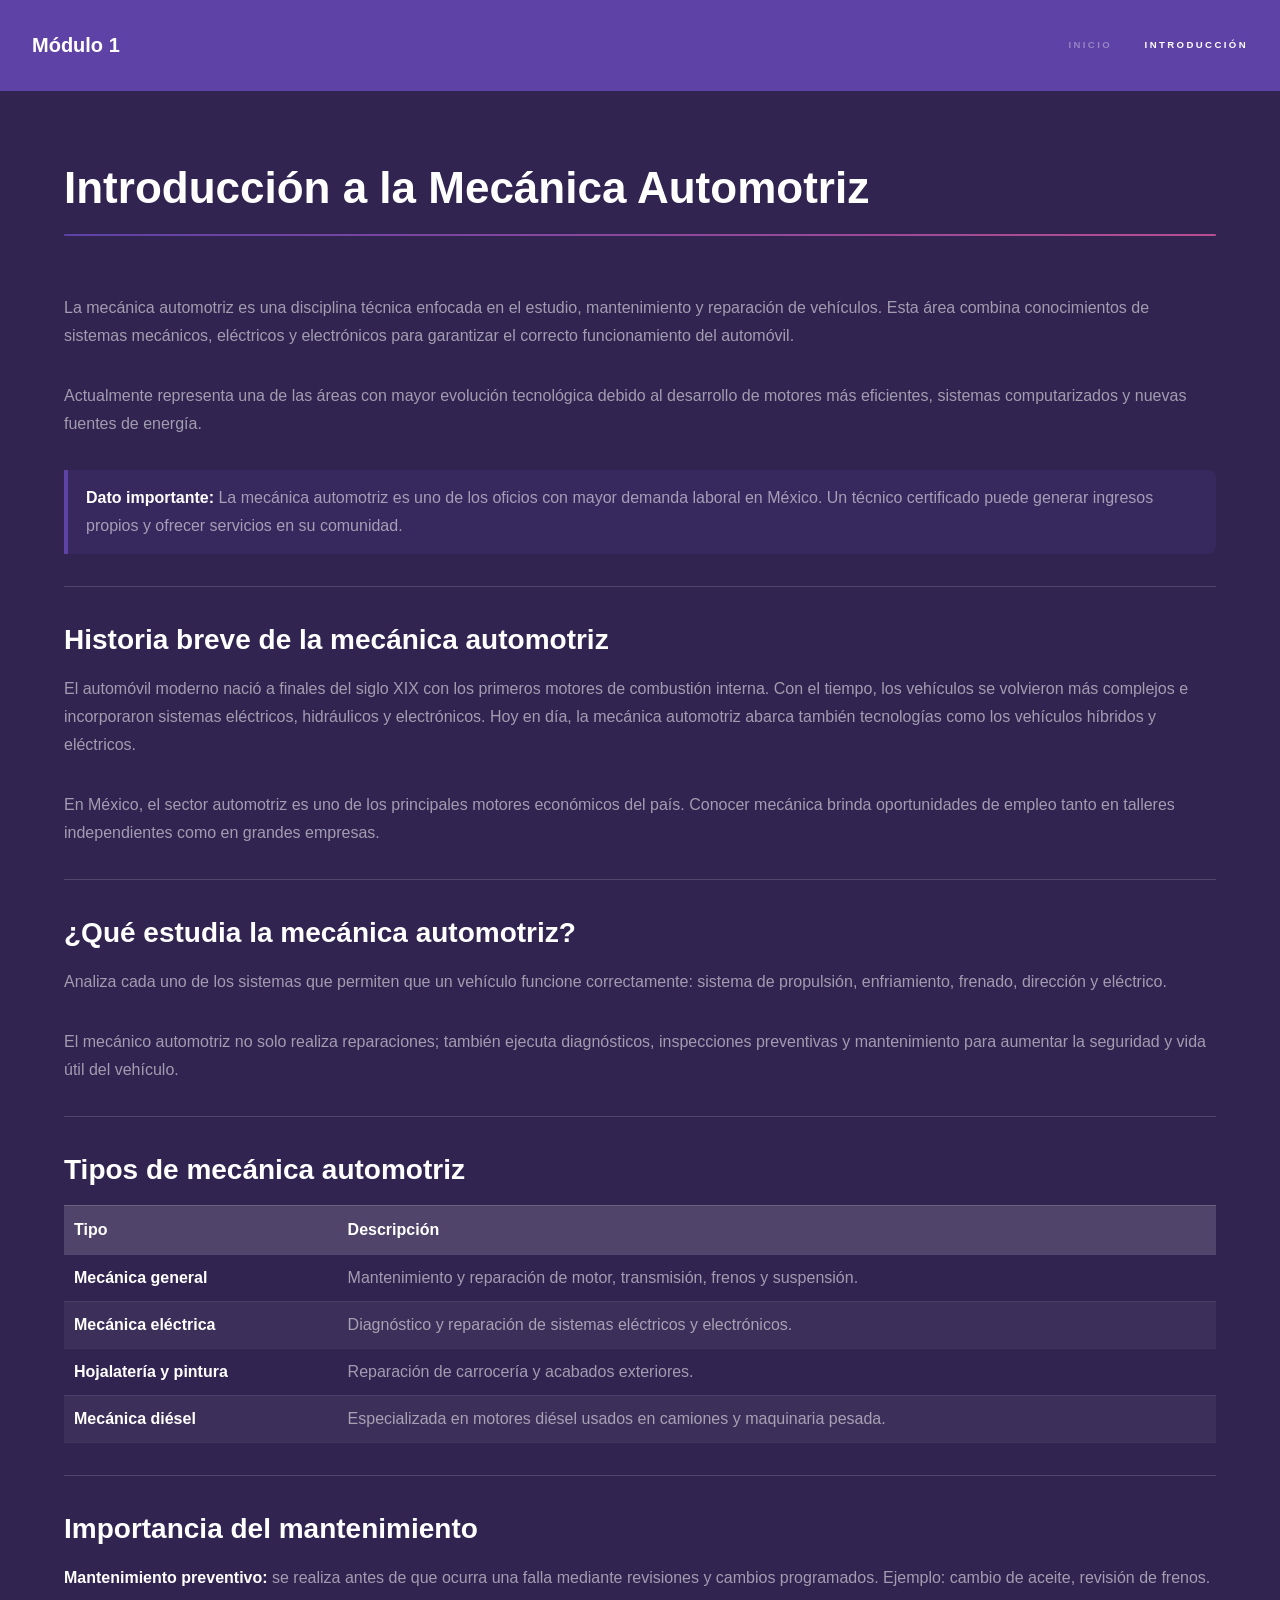
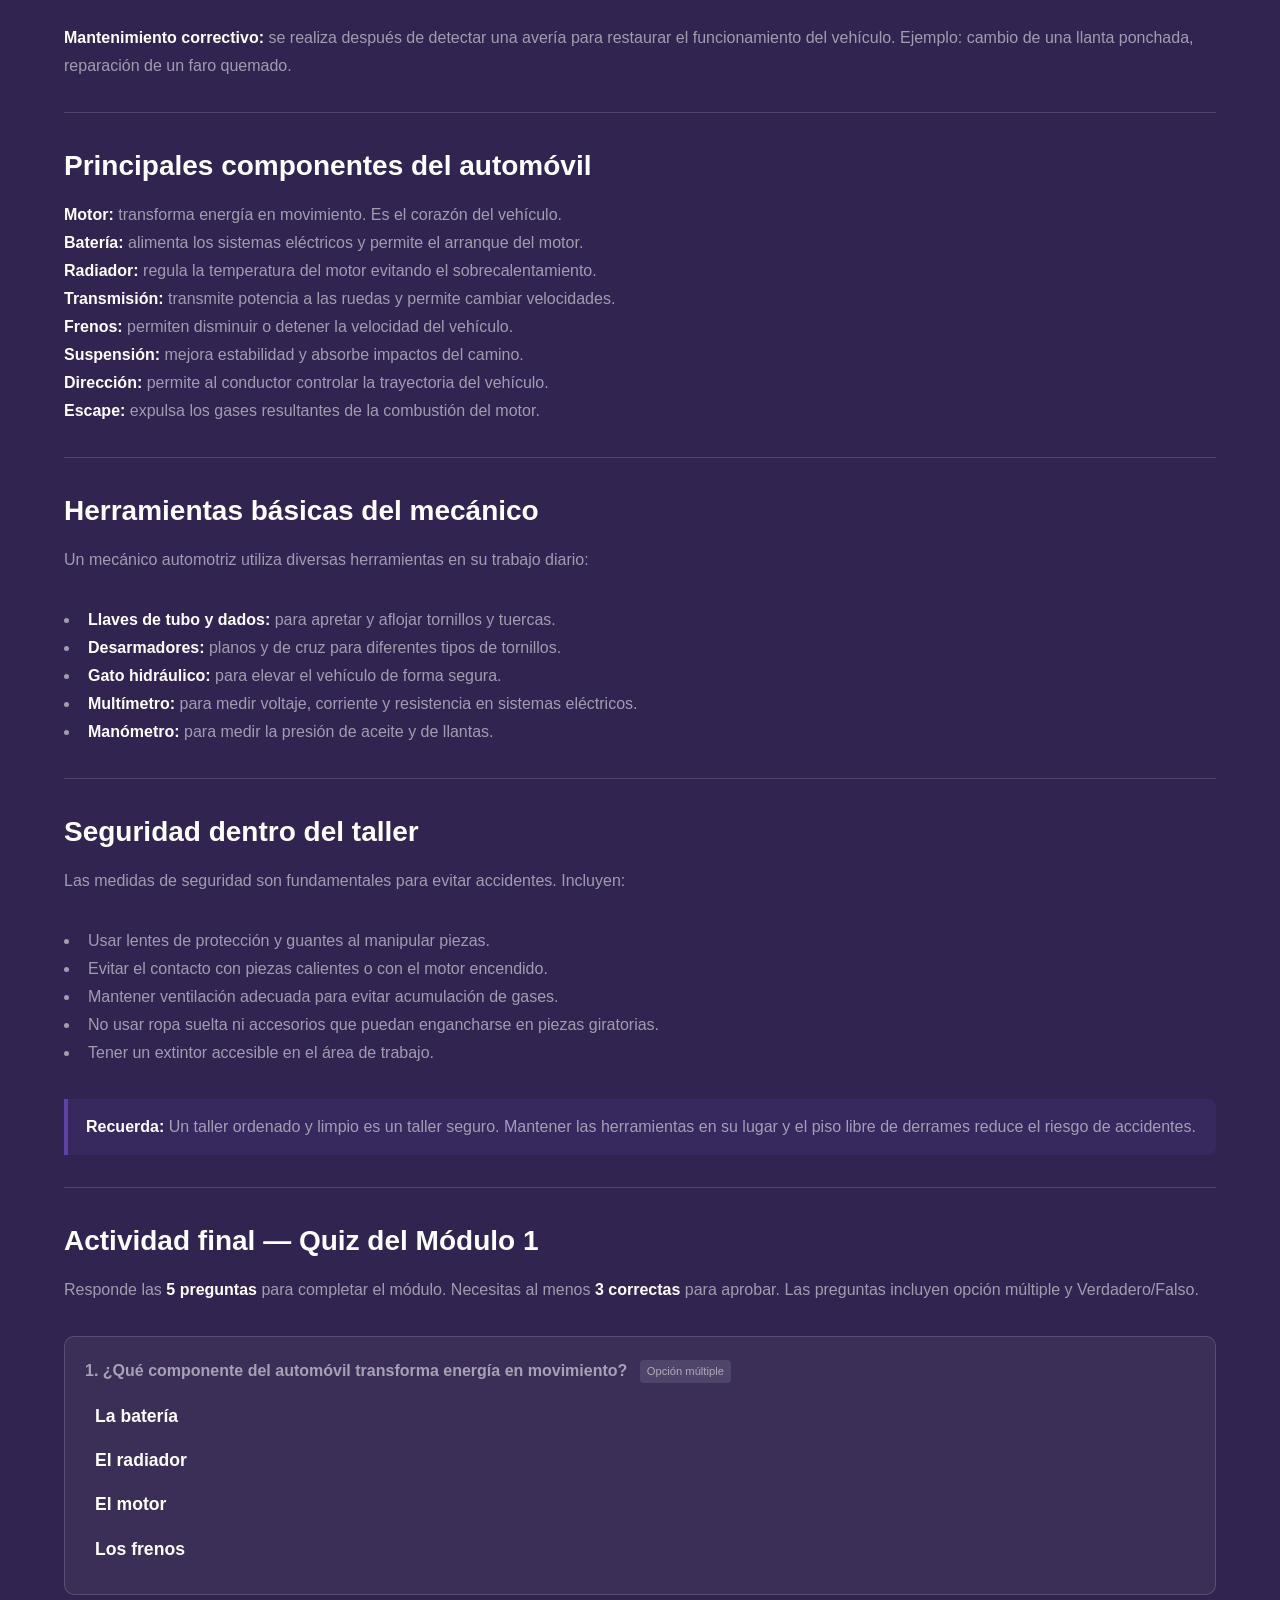
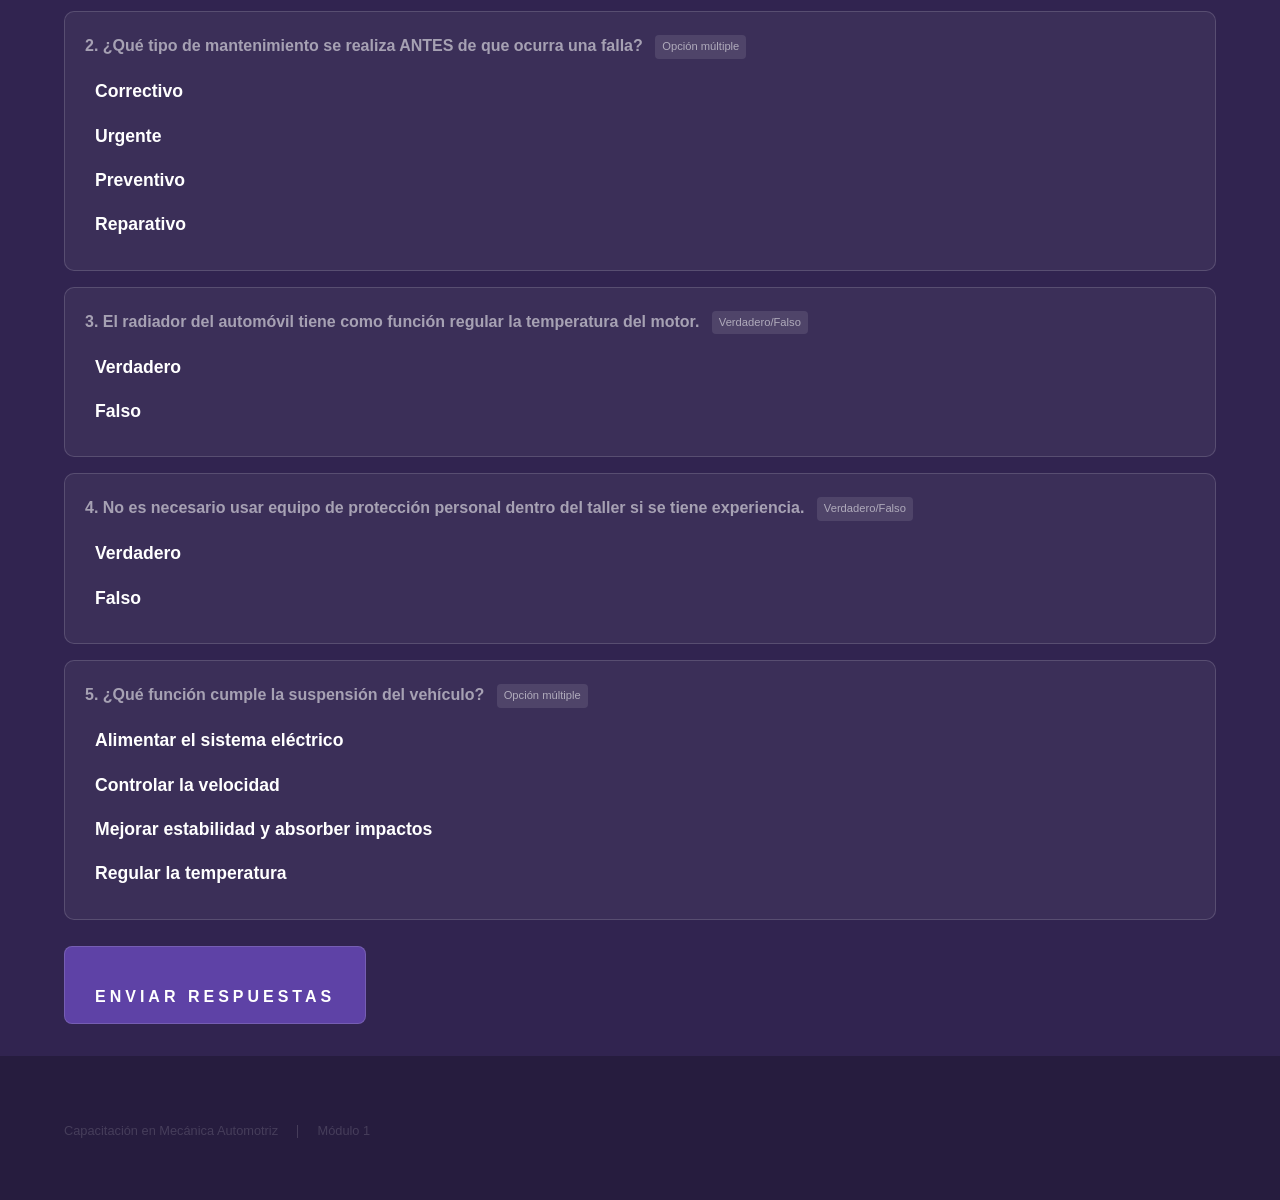
<file: modulo_1.html>
<!DOCTYPE html>
<html>
  <head>
    <title>Módulo 1 - Introducción a la Mecánica Automotriz</title>
    <meta charset="utf-8" />
    <meta name="viewport" content="width=device-width, initial-scale=1" />
    <link rel="stylesheet" href="assets/css/main.css" />
    <noscript><link rel="stylesheet" href="assets/css/noscript.css" /></noscript>
    <style>
      .quiz-box { background: rgba(255,255,255,0.05); border: 1px solid rgba(255,255,255,0.15); border-radius: 10px; padding: 20px; margin-bottom: 16px; }
      .quiz-box p { font-weight: bold; margin-bottom: 12px; }
      .quiz-box label { display: block; margin: 6px 0; cursor: pointer; padding: 6px 10px; border-radius: 6px; transition: background 0.2s; }
      .quiz-box label:hover { background: rgba(255,255,255,0.1); }
      .quiz-box label.correcta { background: rgba(80,200,80,0.25); }
      .quiz-box label.incorrecta { background: rgba(200,80,80,0.25); }
      .tipo-badge { display: inline-block; font-size: 0.7em; font-weight: normal; background: rgba(255,255,255,0.1); border-radius: 4px; padding: 2px 7px; margin-left: 8px; vertical-align: middle; }
      #resultado-quiz { display:none; margin-top: 20px; padding: 20px; border-radius: 10px; text-align: center; }
      #resultado-quiz h3 { font-size: 1.4em; margin-bottom: 8px; }
      .btn-quiz { margin-top: 10px; padding: 12px 30px; background: #5e42a6; color: white; border: none; border-radius: 8px; font-size: 16px; cursor: pointer; }
      .btn-quiz:disabled { opacity: 0.5; cursor: not-allowed; }
      .info-box { background: rgba(94,66,166,0.15); border-left: 4px solid #5e42a6; padding: 14px 18px; border-radius: 0 8px 8px 0; margin: 16px 0; }
      table.tabla-mod { width:100%; border-collapse: collapse; margin: 14px 0; }
      table.tabla-mod th { background: rgba(255,255,255,0.1); padding: 10px; text-align: left; }
      table.tabla-mod td { padding: 9px 10px; border-bottom: 1px solid rgba(255,255,255,0.08); }
    </style>
  </head>
  <body class="is-preload">
    <header id="header">
      <a href="index.html" class="title">Módulo 1</a>
      <nav><ul>
        <li><a href="index.html">Inicio</a></li>
        <li><a href="modulo_1.html" class="active">Introducción</a></li>
      </ul></nav>
    </header>

    <div id="wrapper">
      <section id="main" class="wrapper">
        <div class="inner">
          <h1 class="major">Introducción a la Mecánica Automotriz</h1>

          <p>La mecánica automotriz es una disciplina técnica enfocada en el estudio, mantenimiento y reparación de vehículos. Esta área combina conocimientos de sistemas mecánicos, eléctricos y electrónicos para garantizar el correcto funcionamiento del automóvil.</p>
          <p>Actualmente representa una de las áreas con mayor evolución tecnológica debido al desarrollo de motores más eficientes, sistemas computarizados y nuevas fuentes de energía.</p>

          <div class="info-box">
            <strong>Dato importante:</strong> La mecánica automotriz es uno de los oficios con mayor demanda laboral en México. Un técnico certificado puede generar ingresos propios y ofrecer servicios en su comunidad.
          </div>

          <hr />
          <h2>Historia breve de la mecánica automotriz</h2>
          <p>El automóvil moderno nació a finales del siglo XIX con los primeros motores de combustión interna. Con el tiempo, los vehículos se volvieron más complejos e incorporaron sistemas eléctricos, hidráulicos y electrónicos. Hoy en día, la mecánica automotriz abarca también tecnologías como los vehículos híbridos y eléctricos.</p>
          <p>En México, el sector automotriz es uno de los principales motores económicos del país. Conocer mecánica brinda oportunidades de empleo tanto en talleres independientes como en grandes empresas.</p>

          <hr />
          <h2>¿Qué estudia la mecánica automotriz?</h2>
          <p>Analiza cada uno de los sistemas que permiten que un vehículo funcione correctamente: sistema de propulsión, enfriamiento, frenado, dirección y eléctrico.</p>
          <p>El mecánico automotriz no solo realiza reparaciones; también ejecuta diagnósticos, inspecciones preventivas y mantenimiento para aumentar la seguridad y vida útil del vehículo.</p>

          <hr />
          <h2>Tipos de mecánica automotriz</h2>
          <table class="tabla-mod">
            <tr><th>Tipo</th><th>Descripción</th></tr>
            <tr><td><strong>Mecánica general</strong></td><td>Mantenimiento y reparación de motor, transmisión, frenos y suspensión.</td></tr>
            <tr><td><strong>Mecánica eléctrica</strong></td><td>Diagnóstico y reparación de sistemas eléctricos y electrónicos.</td></tr>
            <tr><td><strong>Hojalatería y pintura</strong></td><td>Reparación de carrocería y acabados exteriores.</td></tr>
            <tr><td><strong>Mecánica diésel</strong></td><td>Especializada en motores diésel usados en camiones y maquinaria pesada.</td></tr>
          </table>

          <hr />
          <h2>Importancia del mantenimiento</h2>
          <p><b>Mantenimiento preventivo:</b> se realiza antes de que ocurra una falla mediante revisiones y cambios programados. Ejemplo: cambio de aceite, revisión de frenos.</p>
          <p><b>Mantenimiento correctivo:</b> se realiza después de detectar una avería para restaurar el funcionamiento del vehículo. Ejemplo: cambio de una llanta ponchada, reparación de un faro quemado.</p>

          <hr />
          <h2>Principales componentes del automóvil</h2>
          <p>
            <b>Motor:</b> transforma energía en movimiento. Es el corazón del vehículo.<br />
            <b>Batería:</b> alimenta los sistemas eléctricos y permite el arranque del motor.<br />
            <b>Radiador:</b> regula la temperatura del motor evitando el sobrecalentamiento.<br />
            <b>Transmisión:</b> transmite potencia a las ruedas y permite cambiar velocidades.<br />
            <b>Frenos:</b> permiten disminuir o detener la velocidad del vehículo.<br />
            <b>Suspensión:</b> mejora estabilidad y absorbe impactos del camino.<br />
            <b>Dirección:</b> permite al conductor controlar la trayectoria del vehículo.<br />
            <b>Escape:</b> expulsa los gases resultantes de la combustión del motor.
          </p>

          <hr />
          <h2>Herramientas básicas del mecánico</h2>
          <p>Un mecánico automotriz utiliza diversas herramientas en su trabajo diario:</p>
          <ul>
            <li><strong>Llaves de tubo y dados:</strong> para apretar y aflojar tornillos y tuercas.</li>
            <li><strong>Desarmadores:</strong> planos y de cruz para diferentes tipos de tornillos.</li>
            <li><strong>Gato hidráulico:</strong> para elevar el vehículo de forma segura.</li>
            <li><strong>Multímetro:</strong> para medir voltaje, corriente y resistencia en sistemas eléctricos.</li>
            <li><strong>Manómetro:</strong> para medir la presión de aceite y de llantas.</li>
          </ul>

          <hr />
          <h2>Seguridad dentro del taller</h2>
          <p>Las medidas de seguridad son fundamentales para evitar accidentes. Incluyen:</p>
          <ul>
            <li>Usar lentes de protección y guantes al manipular piezas.</li>
            <li>Evitar el contacto con piezas calientes o con el motor encendido.</li>
            <li>Mantener ventilación adecuada para evitar acumulación de gases.</li>
            <li>No usar ropa suelta ni accesorios que puedan engancharse en piezas giratorias.</li>
            <li>Tener un extintor accesible en el área de trabajo.</li>
          </ul>

          <div class="info-box">
            <strong>Recuerda:</strong> Un taller ordenado y limpio es un taller seguro. Mantener las herramientas en su lugar y el piso libre de derrames reduce el riesgo de accidentes.
          </div>

          <hr />
          <h2 id="actividad">Actividad final — Quiz del Módulo 1</h2>
          <p>Responde las <strong>5 preguntas</strong> para completar el módulo. Necesitas al menos <strong>3 correctas</strong> para aprobar. Las preguntas incluyen opción múltiple y Verdadero/Falso.</p>

          <div id="quiz-area"></div>

          <button class="btn-quiz" id="btn-enviar" onclick="enviarQuiz()">Enviar respuestas</button>

          <div id="resultado-quiz"></div>
        </div>
      </section>
    </div>

    <footer id="footer" class="wrapper alt">
      <div class="inner">
        <ul class="menu"><li>Capacitación en Mecánica Automotriz</li><li>Módulo 1</li></ul>
      </div>
    </footer>

    <script src="assets/js/jquery.min.js"></script>
    <script src="assets/js/jquery.scrollex.min.js"></script>
    <script src="assets/js/jquery.scrolly.min.js"></script>
    <script src="assets/js/browser.min.js"></script>
    <script src="assets/js/breakpoints.min.js"></script>
    <script src="assets/js/util.js"></script>
    <script src="assets/js/main.js"></script>
    <script>
      const MODULO = 1;
      const MINIMO_PARA_APROBAR = 3;
      const PREGUNTAS = [
        {
          tipo: "Opción múltiple",
          texto: "¿Qué componente del automóvil transforma energía en movimiento?",
          opciones: ["La batería", "El radiador", "El motor", "Los frenos"],
          correcta: 2
        },
        {
          tipo: "Opción múltiple",
          texto: "¿Qué tipo de mantenimiento se realiza ANTES de que ocurra una falla?",
          opciones: ["Correctivo", "Urgente", "Preventivo", "Reparativo"],
          correcta: 2
        },
        {
          tipo: "Verdadero/Falso",
          texto: "El radiador del automóvil tiene como función regular la temperatura del motor.",
          opciones: ["Verdadero", "Falso"],
          correcta: 0
        },
        {
          tipo: "Verdadero/Falso",
          texto: "No es necesario usar equipo de protección personal dentro del taller si se tiene experiencia.",
          opciones: ["Verdadero", "Falso"],
          correcta: 1
        },
        {
          tipo: "Opción múltiple",
          texto: "¿Qué función cumple la suspensión del vehículo?",
          opciones: ["Alimentar el sistema eléctrico", "Controlar la velocidad", "Mejorar estabilidad y absorber impactos", "Regular la temperatura"],
          correcta: 2
        }
      ];

      function renderQuiz() {
        let html = "";
        PREGUNTAS.forEach((p, i) => {
          html += `<div class="quiz-box"><p>${i+1}. ${p.texto} <span class="tipo-badge">${p.tipo}</span></p>`;
          p.opciones.forEach((op, j) => {
            html += `<label><input type="radio" name="q${i}" value="${j}"> ${op}</label>`;
          });
          html += `</div>`;
        });
        document.getElementById("quiz-area").innerHTML = html;
      }

      function enviarQuiz() {
        let correctas = 0, completo = true;
        PREGUNTAS.forEach((p, i) => {
          const sel = document.querySelector(`input[name="q${i}"]:checked`);
          if (!sel) { completo = false; return; }
          const etiquetas = document.querySelectorAll(`input[name="q${i}"]`);
          etiquetas.forEach(r => r.disabled = true);
          const selLabel = sel.parentElement;
          const corrLabel = etiquetas[p.correcta].parentElement;
          corrLabel.classList.add("correcta");
          if (parseInt(sel.value) === p.correcta) { correctas++; }
          else { selLabel.classList.add("incorrecta"); }
        });

        if (!completo) { alert("Por favor responde todas las preguntas."); return; }

        document.getElementById("btn-enviar").disabled = true;
        const puntaje = Math.round((correctas / PREGUNTAS.length) * 100);
        const aprobado = correctas >= MINIMO_PARA_APROBAR;
        const res = document.getElementById("resultado-quiz");
        res.style.display = "block";
        res.style.background = aprobado ? "rgba(50,150,50,0.25)" : "rgba(150,50,50,0.25)";
        res.style.border = `1px solid ${aprobado ? "rgba(80,200,80,0.4)" : "rgba(200,80,80,0.4)"}`;
        res.innerHTML = `
          <h3>${aprobado ? "¡Módulo completado!" : "Sigue estudiando"}</h3>
          <p>Obtuviste <strong>${correctas} de ${PREGUNTAS.length}</strong> respuestas correctas (${puntaje}%)</p>
          ${aprobado ? "<p>Regresando al inicio en 4 segundos...</p>" : "<p>Repasa el contenido y vuelve a intentarlo.</p>"}
        `;

        const usuario = JSON.parse(localStorage.getItem("usuario_conecta") || "null");
        if (usuario) {
          fetch("/progreso", {
            method: "POST",
            headers: { "Content-Type": "application/json" },
            body: JSON.stringify({ usuario_id: usuario.id, modulo: MODULO, puntaje })
          });
        }

        if (aprobado) setTimeout(() => { window.location.href = "index.html"; }, 4000);
        res.scrollIntoView({ behavior: "smooth" });
      }

      renderQuiz();
    </script>
  </body>
</html>
</file>
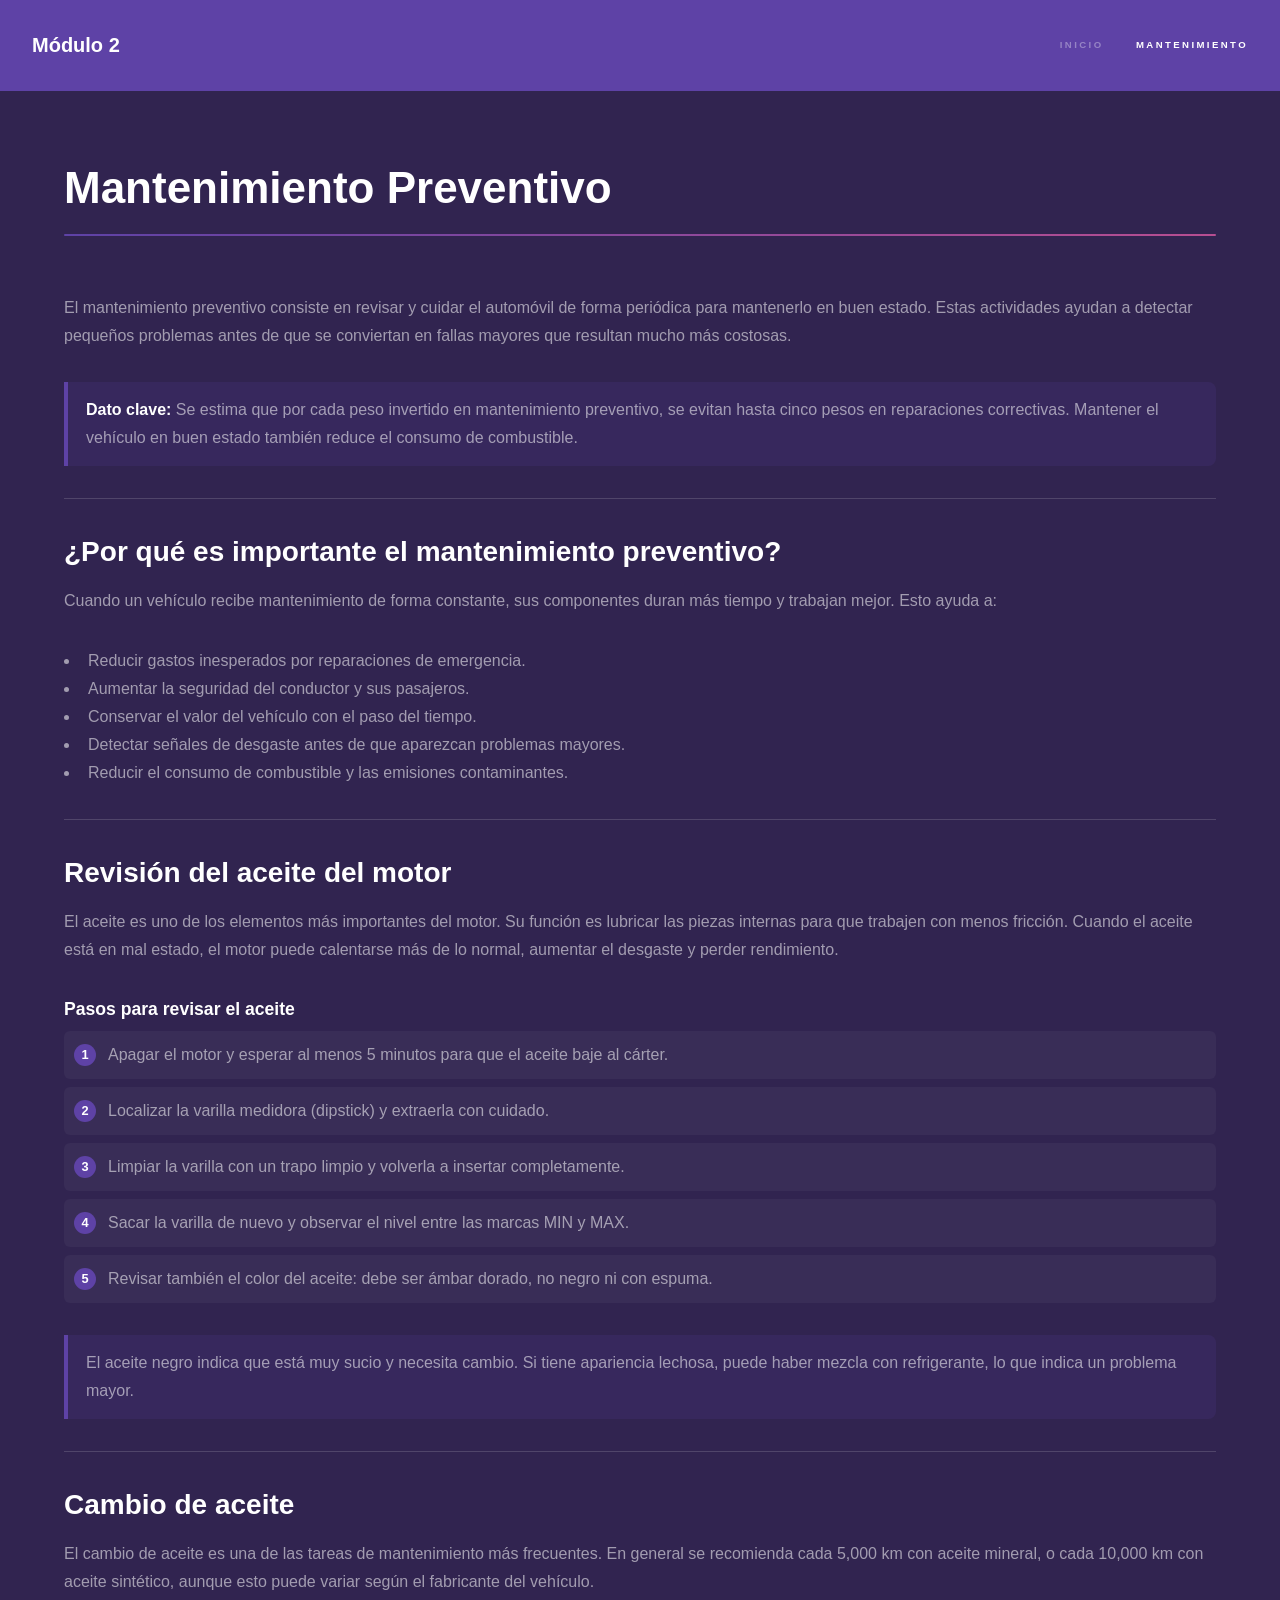
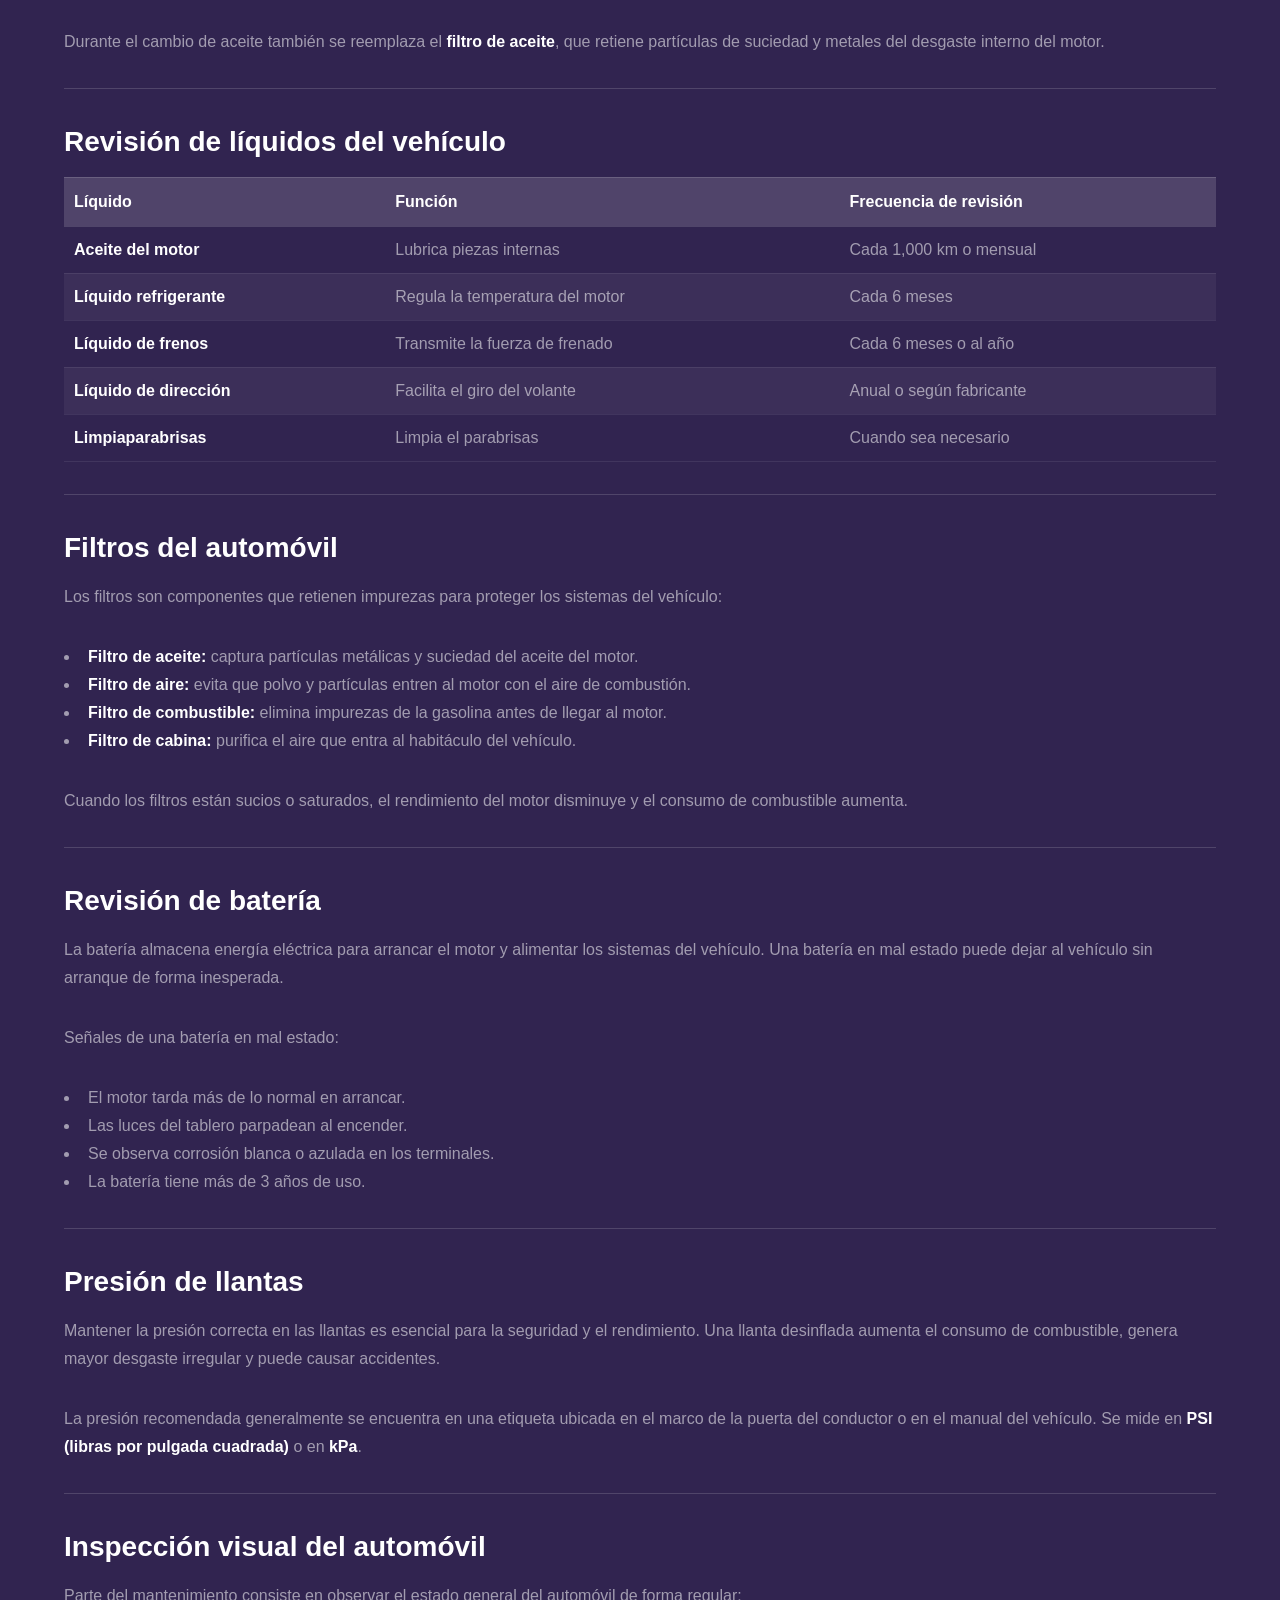
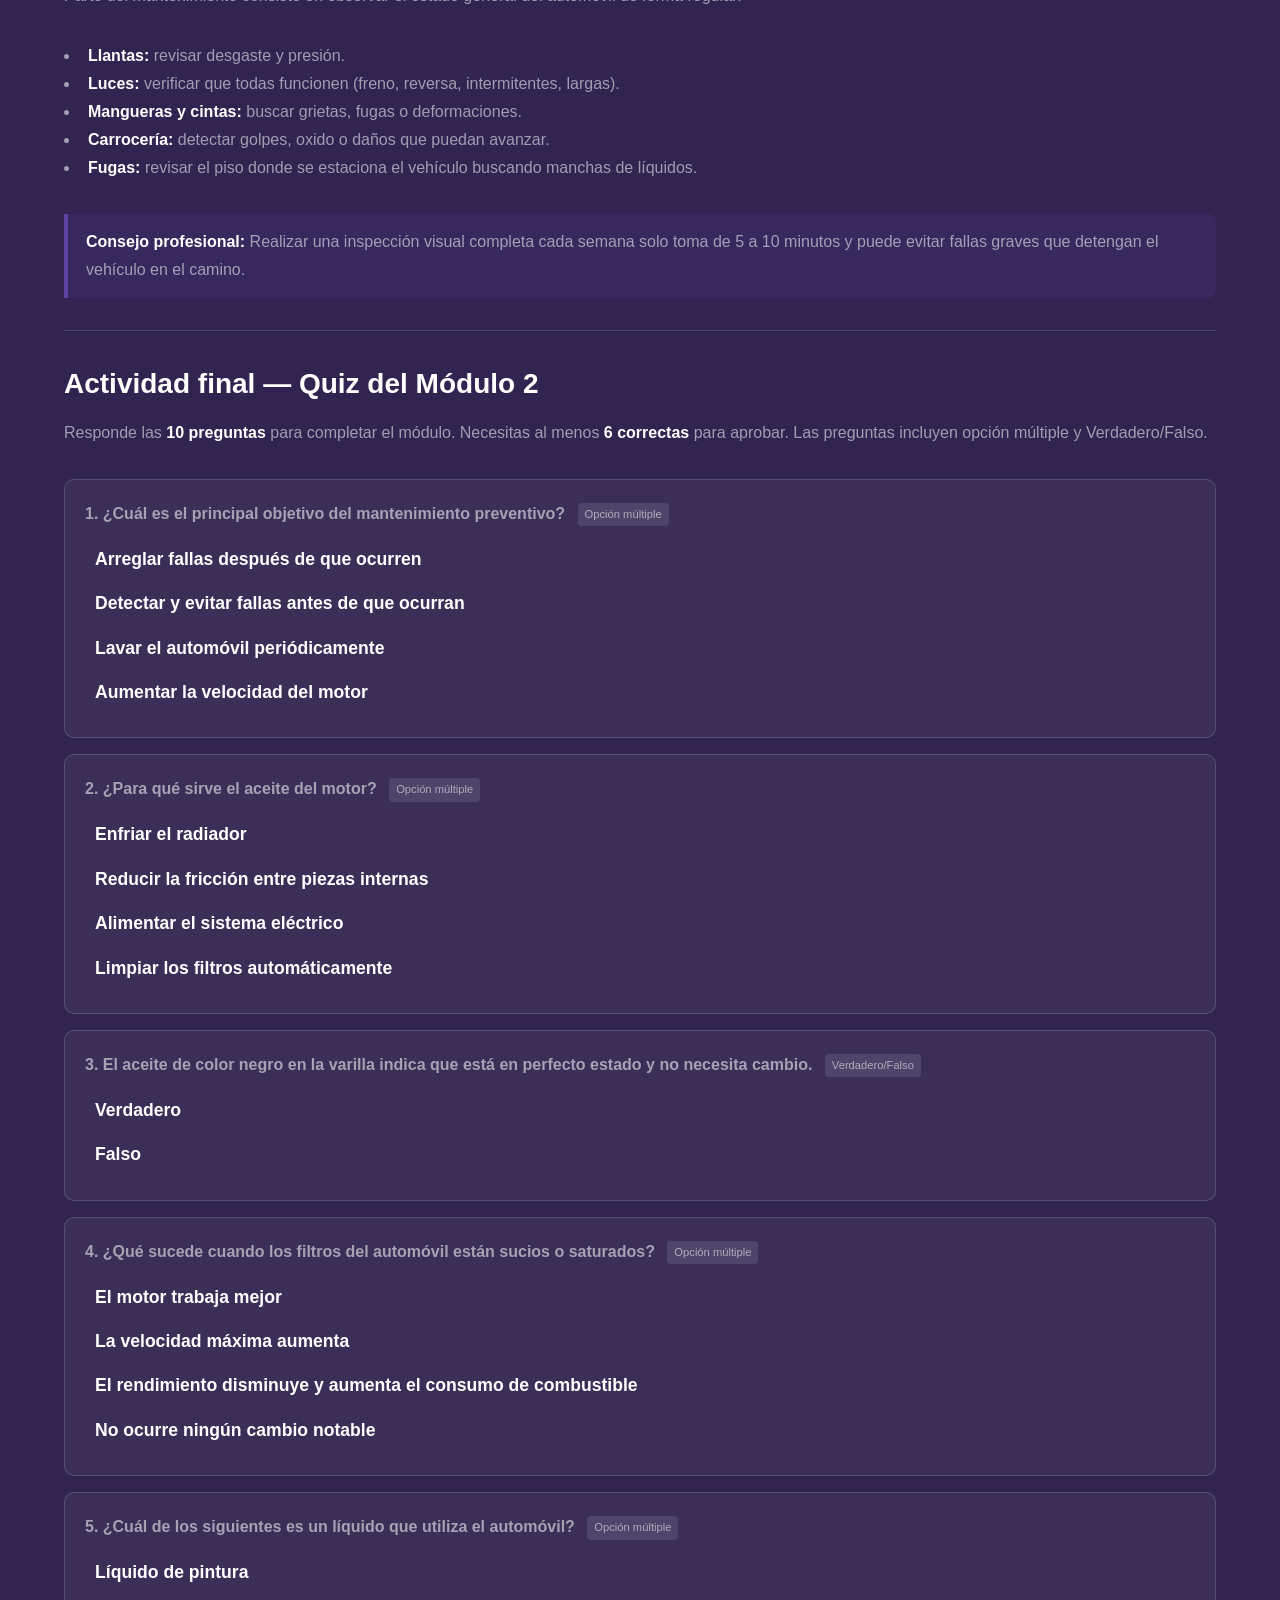
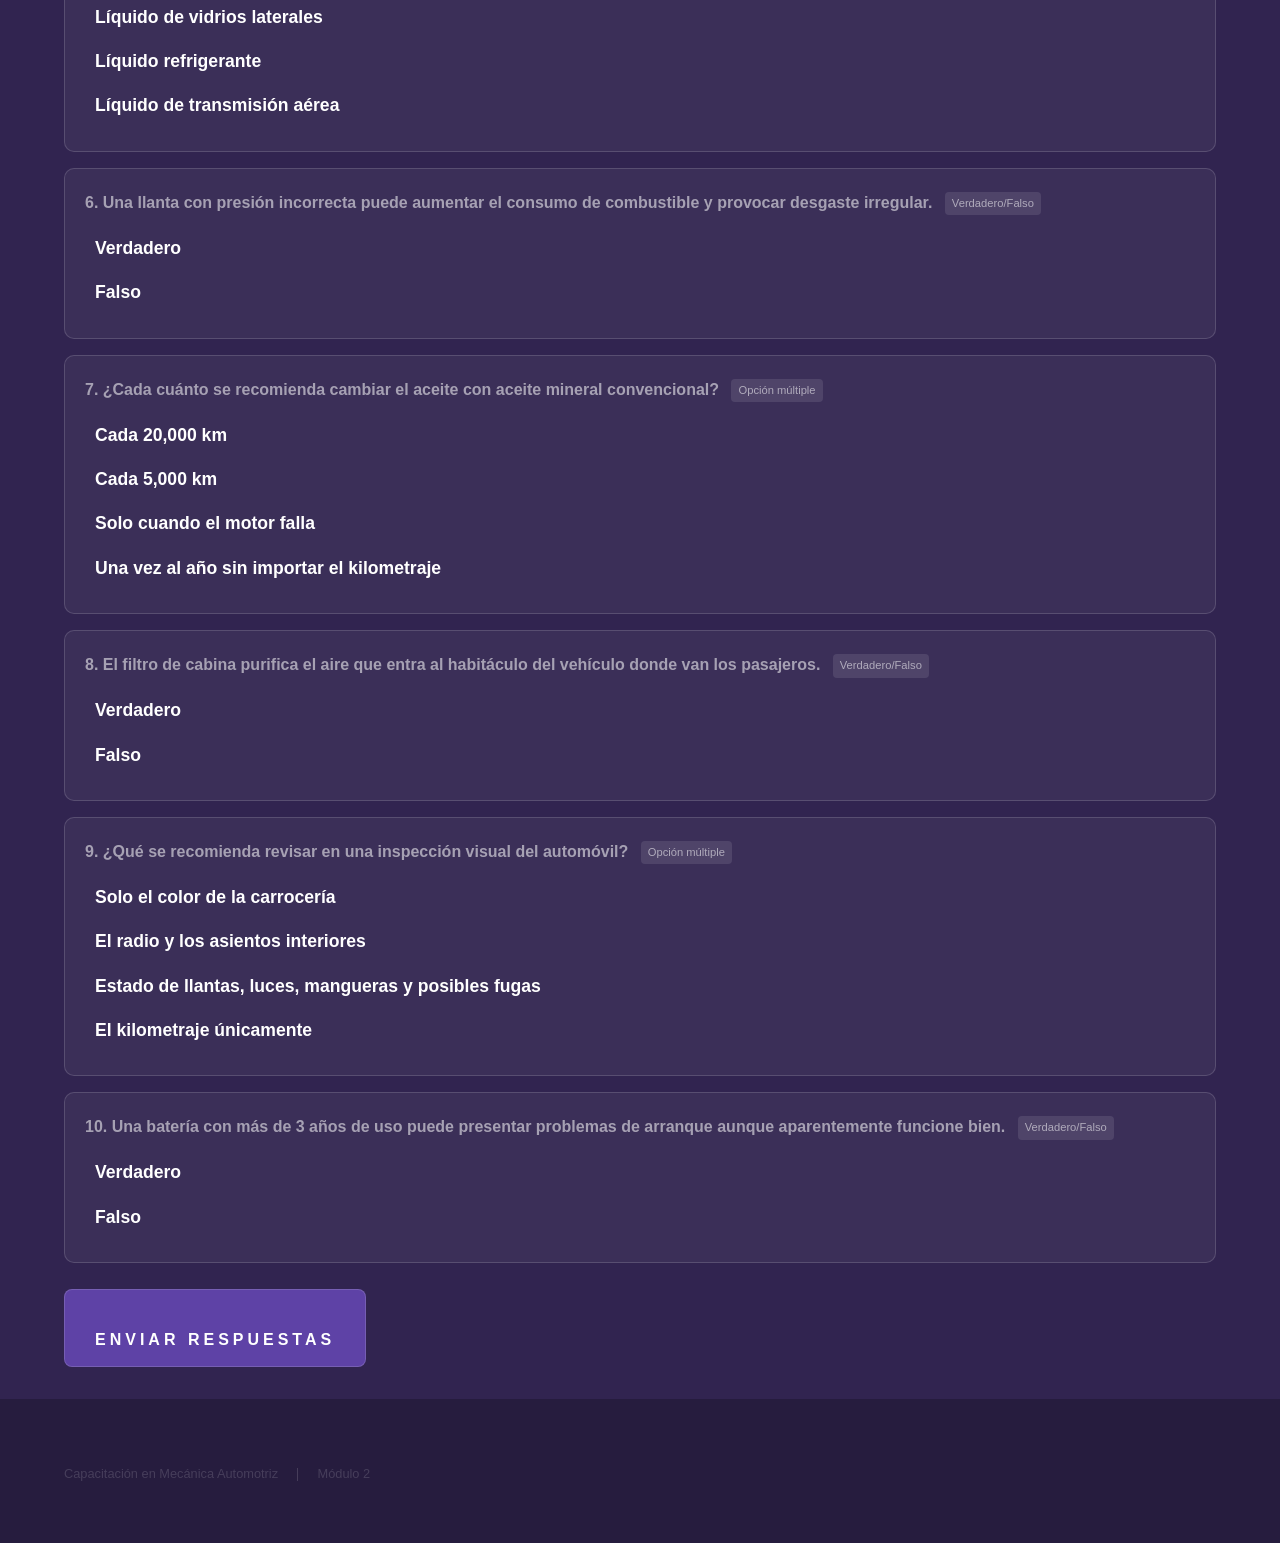
<file: modulo_2.html>
<!DOCTYPE html>
<html>
  <head>
    <title>Módulo 2 - Mantenimiento Preventivo</title>
    <meta charset="utf-8" />
    <meta name="viewport" content="width=device-width, initial-scale=1" />
    <link rel="stylesheet" href="assets/css/main.css" />
    <noscript><link rel="stylesheet" href="assets/css/noscript.css" /></noscript>
    <style>
      .quiz-box { background: rgba(255,255,255,0.05); border: 1px solid rgba(255,255,255,0.15); border-radius: 10px; padding: 20px; margin-bottom: 16px; }
      .quiz-box p { font-weight: bold; margin-bottom: 12px; }
      .quiz-box label { display: block; margin: 6px 0; cursor: pointer; padding: 6px 10px; border-radius: 6px; transition: background 0.2s; }
      .quiz-box label:hover { background: rgba(255,255,255,0.1); }
      .quiz-box label.correcta { background: rgba(80,200,80,0.25); }
      .quiz-box label.incorrecta { background: rgba(200,80,80,0.25); }
      .tipo-badge { display: inline-block; font-size: 0.7em; font-weight: normal; background: rgba(255,255,255,0.1); border-radius: 4px; padding: 2px 7px; margin-left: 8px; vertical-align: middle; }
      #resultado-quiz { display:none; margin-top: 20px; padding: 20px; border-radius: 10px; text-align: center; }
      #resultado-quiz h3 { font-size: 1.4em; margin-bottom: 8px; }
      .btn-quiz { margin-top: 10px; padding: 12px 30px; background: #5e42a6; color: white; border: none; border-radius: 8px; font-size: 16px; cursor: pointer; }
      .btn-quiz:disabled { opacity: 0.5; cursor: not-allowed; }
      .info-box { background: rgba(94,66,166,0.15); border-left: 4px solid #5e42a6; padding: 14px 18px; border-radius: 0 8px 8px 0; margin: 16px 0; }
      .pasos-lista { counter-reset: pasos; list-style: none; padding: 0; }
      .pasos-lista li { counter-increment: pasos; padding: 10px 10px 10px 44px; position: relative; margin-bottom: 8px; background: rgba(255,255,255,0.04); border-radius: 6px; }
      .pasos-lista li::before { content: counter(pasos); position: absolute; left: 10px; top: 50%; transform: translateY(-50%); background: #5e42a6; color: white; width: 22px; height: 22px; border-radius: 50%; display: flex; align-items: center; justify-content: center; font-size: 0.8em; font-weight: bold; }
      table.tabla-mod { width:100%; border-collapse: collapse; margin: 14px 0; }
      table.tabla-mod th { background: rgba(255,255,255,0.1); padding: 10px; text-align: left; }
      table.tabla-mod td { padding: 9px 10px; border-bottom: 1px solid rgba(255,255,255,0.08); }
    </style>
  </head>
  <body class="is-preload">
    <header id="header">
      <a href="index.html" class="title">Módulo 2</a>
      <nav><ul>
        <li><a href="index.html">Inicio</a></li>
        <li><a href="modulo_2.html" class="active">Mantenimiento</a></li>
      </ul></nav>
    </header>

    <div id="wrapper">
      <section id="main" class="wrapper">
        <div class="inner">
          <h1 class="major">Mantenimiento Preventivo</h1>

          <p>El mantenimiento preventivo consiste en revisar y cuidar el automóvil de forma periódica para mantenerlo en buen estado. Estas actividades ayudan a detectar pequeños problemas antes de que se conviertan en fallas mayores que resultan mucho más costosas.</p>

          <div class="info-box">
            <strong>Dato clave:</strong> Se estima que por cada peso invertido en mantenimiento preventivo, se evitan hasta cinco pesos en reparaciones correctivas. Mantener el vehículo en buen estado también reduce el consumo de combustible.
          </div>

          <hr />
          <h2>¿Por qué es importante el mantenimiento preventivo?</h2>
          <p>Cuando un vehículo recibe mantenimiento de forma constante, sus componentes duran más tiempo y trabajan mejor. Esto ayuda a:</p>
          <ul>
            <li>Reducir gastos inesperados por reparaciones de emergencia.</li>
            <li>Aumentar la seguridad del conductor y sus pasajeros.</li>
            <li>Conservar el valor del vehículo con el paso del tiempo.</li>
            <li>Detectar señales de desgaste antes de que aparezcan problemas mayores.</li>
            <li>Reducir el consumo de combustible y las emisiones contaminantes.</li>
          </ul>

          <hr />
          <h2>Revisión del aceite del motor</h2>
          <p>El aceite es uno de los elementos más importantes del motor. Su función es lubricar las piezas internas para que trabajen con menos fricción. Cuando el aceite está en mal estado, el motor puede calentarse más de lo normal, aumentar el desgaste y perder rendimiento.</p>

          <h3>Pasos para revisar el aceite</h3>
          <ol class="pasos-lista">
            <li>Apagar el motor y esperar al menos 5 minutos para que el aceite baje al cárter.</li>
            <li>Localizar la varilla medidora (dipstick) y extraerla con cuidado.</li>
            <li>Limpiar la varilla con un trapo limpio y volverla a insertar completamente.</li>
            <li>Sacar la varilla de nuevo y observar el nivel entre las marcas MIN y MAX.</li>
            <li>Revisar también el color del aceite: debe ser ámbar dorado, no negro ni con espuma.</li>
          </ol>

          <div class="info-box">
            El aceite negro indica que está muy sucio y necesita cambio. Si tiene apariencia lechosa, puede haber mezcla con refrigerante, lo que indica un problema mayor.
          </div>

          <hr />
          <h2>Cambio de aceite</h2>
          <p>El cambio de aceite es una de las tareas de mantenimiento más frecuentes. En general se recomienda cada 5,000 km con aceite mineral, o cada 10,000 km con aceite sintético, aunque esto puede variar según el fabricante del vehículo.</p>
          <p>Durante el cambio de aceite también se reemplaza el <strong>filtro de aceite</strong>, que retiene partículas de suciedad y metales del desgaste interno del motor.</p>

          <hr />
          <h2>Revisión de líquidos del vehículo</h2>
          <table class="tabla-mod">
            <tr><th>Líquido</th><th>Función</th><th>Frecuencia de revisión</th></tr>
            <tr><td><strong>Aceite del motor</strong></td><td>Lubrica piezas internas</td><td>Cada 1,000 km o mensual</td></tr>
            <tr><td><strong>Líquido refrigerante</strong></td><td>Regula la temperatura del motor</td><td>Cada 6 meses</td></tr>
            <tr><td><strong>Líquido de frenos</strong></td><td>Transmite la fuerza de frenado</td><td>Cada 6 meses o al año</td></tr>
            <tr><td><strong>Líquido de dirección</strong></td><td>Facilita el giro del volante</td><td>Anual o según fabricante</td></tr>
            <tr><td><strong>Limpiaparabrisas</strong></td><td>Limpia el parabrisas</td><td>Cuando sea necesario</td></tr>
          </table>

          <hr />
          <h2>Filtros del automóvil</h2>
          <p>Los filtros son componentes que retienen impurezas para proteger los sistemas del vehículo:</p>
          <ul>
            <li><strong>Filtro de aceite:</strong> captura partículas metálicas y suciedad del aceite del motor.</li>
            <li><strong>Filtro de aire:</strong> evita que polvo y partículas entren al motor con el aire de combustión.</li>
            <li><strong>Filtro de combustible:</strong> elimina impurezas de la gasolina antes de llegar al motor.</li>
            <li><strong>Filtro de cabina:</strong> purifica el aire que entra al habitáculo del vehículo.</li>
          </ul>
          <p>Cuando los filtros están sucios o saturados, el rendimiento del motor disminuye y el consumo de combustible aumenta.</p>

          <hr />
          <h2>Revisión de batería</h2>
          <p>La batería almacena energía eléctrica para arrancar el motor y alimentar los sistemas del vehículo. Una batería en mal estado puede dejar al vehículo sin arranque de forma inesperada.</p>
          <p>Señales de una batería en mal estado:</p>
          <ul>
            <li>El motor tarda más de lo normal en arrancar.</li>
            <li>Las luces del tablero parpadean al encender.</li>
            <li>Se observa corrosión blanca o azulada en los terminales.</li>
            <li>La batería tiene más de 3 años de uso.</li>
          </ul>

          <hr />
          <h2>Presión de llantas</h2>
          <p>Mantener la presión correcta en las llantas es esencial para la seguridad y el rendimiento. Una llanta desinflada aumenta el consumo de combustible, genera mayor desgaste irregular y puede causar accidentes.</p>
          <p>La presión recomendada generalmente se encuentra en una etiqueta ubicada en el marco de la puerta del conductor o en el manual del vehículo. Se mide en <strong>PSI (libras por pulgada cuadrada)</strong> o en <strong>kPa</strong>.</p>

          <hr />
          <h2>Inspección visual del automóvil</h2>
          <p>Parte del mantenimiento consiste en observar el estado general del automóvil de forma regular:</p>
          <ul>
            <li><strong>Llantas:</strong> revisar desgaste y presión.</li>
            <li><strong>Luces:</strong> verificar que todas funcionen (freno, reversa, intermitentes, largas).</li>
            <li><strong>Mangueras y cintas:</strong> buscar grietas, fugas o deformaciones.</li>
            <li><strong>Carrocería:</strong> detectar golpes, oxido o daños que puedan avanzar.</li>
            <li><strong>Fugas:</strong> revisar el piso donde se estaciona el vehículo buscando manchas de líquidos.</li>
          </ul>

          <div class="info-box">
            <strong>Consejo profesional:</strong> Realizar una inspección visual completa cada semana solo toma de 5 a 10 minutos y puede evitar fallas graves que detengan el vehículo en el camino.
          </div>

          <hr />
          <h2 id="actividad">Actividad final — Quiz del Módulo 2</h2>
          <p>Responde las <strong>10 preguntas</strong> para completar el módulo. Necesitas al menos <strong>6 correctas</strong> para aprobar. Las preguntas incluyen opción múltiple y Verdadero/Falso.</p>

          <div id="quiz-area"></div>
          <button class="btn-quiz" id="btn-enviar" onclick="enviarQuiz()">Enviar respuestas</button>
          <div id="resultado-quiz"></div>
        </div>
      </section>
    </div>

    <footer id="footer" class="wrapper alt">
      <div class="inner">
        <ul class="menu"><li>Capacitación en Mecánica Automotriz</li><li>Módulo 2</li></ul>
      </div>
    </footer>

    <script src="assets/js/jquery.min.js"></script>
    <script src="assets/js/jquery.scrollex.min.js"></script>
    <script src="assets/js/jquery.scrolly.min.js"></script>
    <script src="assets/js/browser.min.js"></script>
    <script src="assets/js/breakpoints.min.js"></script>
    <script src="assets/js/util.js"></script>
    <script src="assets/js/main.js"></script>
    <script>
      const MODULO = 2;
      const MINIMO_PARA_APROBAR = 6;
      const PREGUNTAS = [
        {
          tipo: "Opción múltiple",
          texto: "¿Cuál es el principal objetivo del mantenimiento preventivo?",
          opciones: ["Arreglar fallas después de que ocurren", "Detectar y evitar fallas antes de que ocurran", "Lavar el automóvil periódicamente", "Aumentar la velocidad del motor"],
          correcta: 1
        },
        {
          tipo: "Opción múltiple",
          texto: "¿Para qué sirve el aceite del motor?",
          opciones: ["Enfriar el radiador", "Reducir la fricción entre piezas internas", "Alimentar el sistema eléctrico", "Limpiar los filtros automáticamente"],
          correcta: 1
        },
        {
          tipo: "Verdadero/Falso",
          texto: "El aceite de color negro en la varilla indica que está en perfecto estado y no necesita cambio.",
          opciones: ["Verdadero", "Falso"],
          correcta: 1
        },
        {
          tipo: "Opción múltiple",
          texto: "¿Qué sucede cuando los filtros del automóvil están sucios o saturados?",
          opciones: ["El motor trabaja mejor", "La velocidad máxima aumenta", "El rendimiento disminuye y aumenta el consumo de combustible", "No ocurre ningún cambio notable"],
          correcta: 2
        },
        {
          tipo: "Opción múltiple",
          texto: "¿Cuál de los siguientes es un líquido que utiliza el automóvil?",
          opciones: ["Líquido de pintura", "Líquido de vidrios laterales", "Líquido refrigerante", "Líquido de transmisión aérea"],
          correcta: 2
        },
        {
          tipo: "Verdadero/Falso",
          texto: "Una llanta con presión incorrecta puede aumentar el consumo de combustible y provocar desgaste irregular.",
          opciones: ["Verdadero", "Falso"],
          correcta: 0
        },
        {
          tipo: "Opción múltiple",
          texto: "¿Cada cuánto se recomienda cambiar el aceite con aceite mineral convencional?",
          opciones: ["Cada 20,000 km", "Cada 5,000 km", "Solo cuando el motor falla", "Una vez al año sin importar el kilometraje"],
          correcta: 1
        },
        {
          tipo: "Verdadero/Falso",
          texto: "El filtro de cabina purifica el aire que entra al habitáculo del vehículo donde van los pasajeros.",
          opciones: ["Verdadero", "Falso"],
          correcta: 0
        },
        {
          tipo: "Opción múltiple",
          texto: "¿Qué se recomienda revisar en una inspección visual del automóvil?",
          opciones: ["Solo el color de la carrocería", "El radio y los asientos interiores", "Estado de llantas, luces, mangueras y posibles fugas", "El kilometraje únicamente"],
          correcta: 2
        },
        {
          tipo: "Verdadero/Falso",
          texto: "Una batería con más de 3 años de uso puede presentar problemas de arranque aunque aparentemente funcione bien.",
          opciones: ["Verdadero", "Falso"],
          correcta: 0
        }
      ];

      function renderQuiz() {
        let html = "";
        PREGUNTAS.forEach((p, i) => {
          html += `<div class="quiz-box"><p>${i+1}. ${p.texto} <span class="tipo-badge">${p.tipo}</span></p>`;
          p.opciones.forEach((op, j) => {
            html += `<label><input type="radio" name="q${i}" value="${j}"> ${op}</label>`;
          });
          html += `</div>`;
        });
        document.getElementById("quiz-area").innerHTML = html;
      }

      function enviarQuiz() {
        let correctas = 0, completo = true;
        PREGUNTAS.forEach((p, i) => {
          const sel = document.querySelector(`input[name="q${i}"]:checked`);
          if (!sel) { completo = false; return; }
          const etiquetas = document.querySelectorAll(`input[name="q${i}"]`);
          etiquetas.forEach(r => r.disabled = true);
          const selLabel = sel.parentElement;
          const corrLabel = etiquetas[p.correcta].parentElement;
          corrLabel.classList.add("correcta");
          if (parseInt(sel.value) === p.correcta) correctas++;
          else selLabel.classList.add("incorrecta");
        });

        if (!completo) { alert("Por favor responde todas las preguntas."); return; }

        document.getElementById("btn-enviar").disabled = true;
        const puntaje = Math.round((correctas / PREGUNTAS.length) * 100);
        const aprobado = correctas >= MINIMO_PARA_APROBAR;
        const res = document.getElementById("resultado-quiz");
        res.style.display = "block";
        res.style.background = aprobado ? "rgba(50,150,50,0.25)" : "rgba(150,50,50,0.25)";
        res.style.border = `1px solid ${aprobado ? "rgba(80,200,80,0.4)" : "rgba(200,80,80,0.4)"}`;
        res.innerHTML = `
          <h3>${aprobado ? "¡Módulo completado!" : "Sigue estudiando"}</h3>
          <p>Obtuviste <strong>${correctas} de ${PREGUNTAS.length}</strong> respuestas correctas (${puntaje}%)</p>
          ${aprobado ? "<p>Regresando al inicio en 4 segundos...</p>" : "<p>Repasa el contenido y vuelve a intentarlo.</p>"}
        `;

        const usuario = JSON.parse(localStorage.getItem("usuario_conecta") || "null");
        if (usuario) {
          fetch("/progreso", {
            method: "POST",
            headers: { "Content-Type": "application/json" },
            body: JSON.stringify({ usuario_id: usuario.id, modulo: MODULO, puntaje })
          });
        }

        if (aprobado) setTimeout(() => { window.location.href = "index.html"; }, 4000);
        res.scrollIntoView({ behavior: "smooth" });
      }

      renderQuiz();
    </script>
  </body>
</html>
</file>
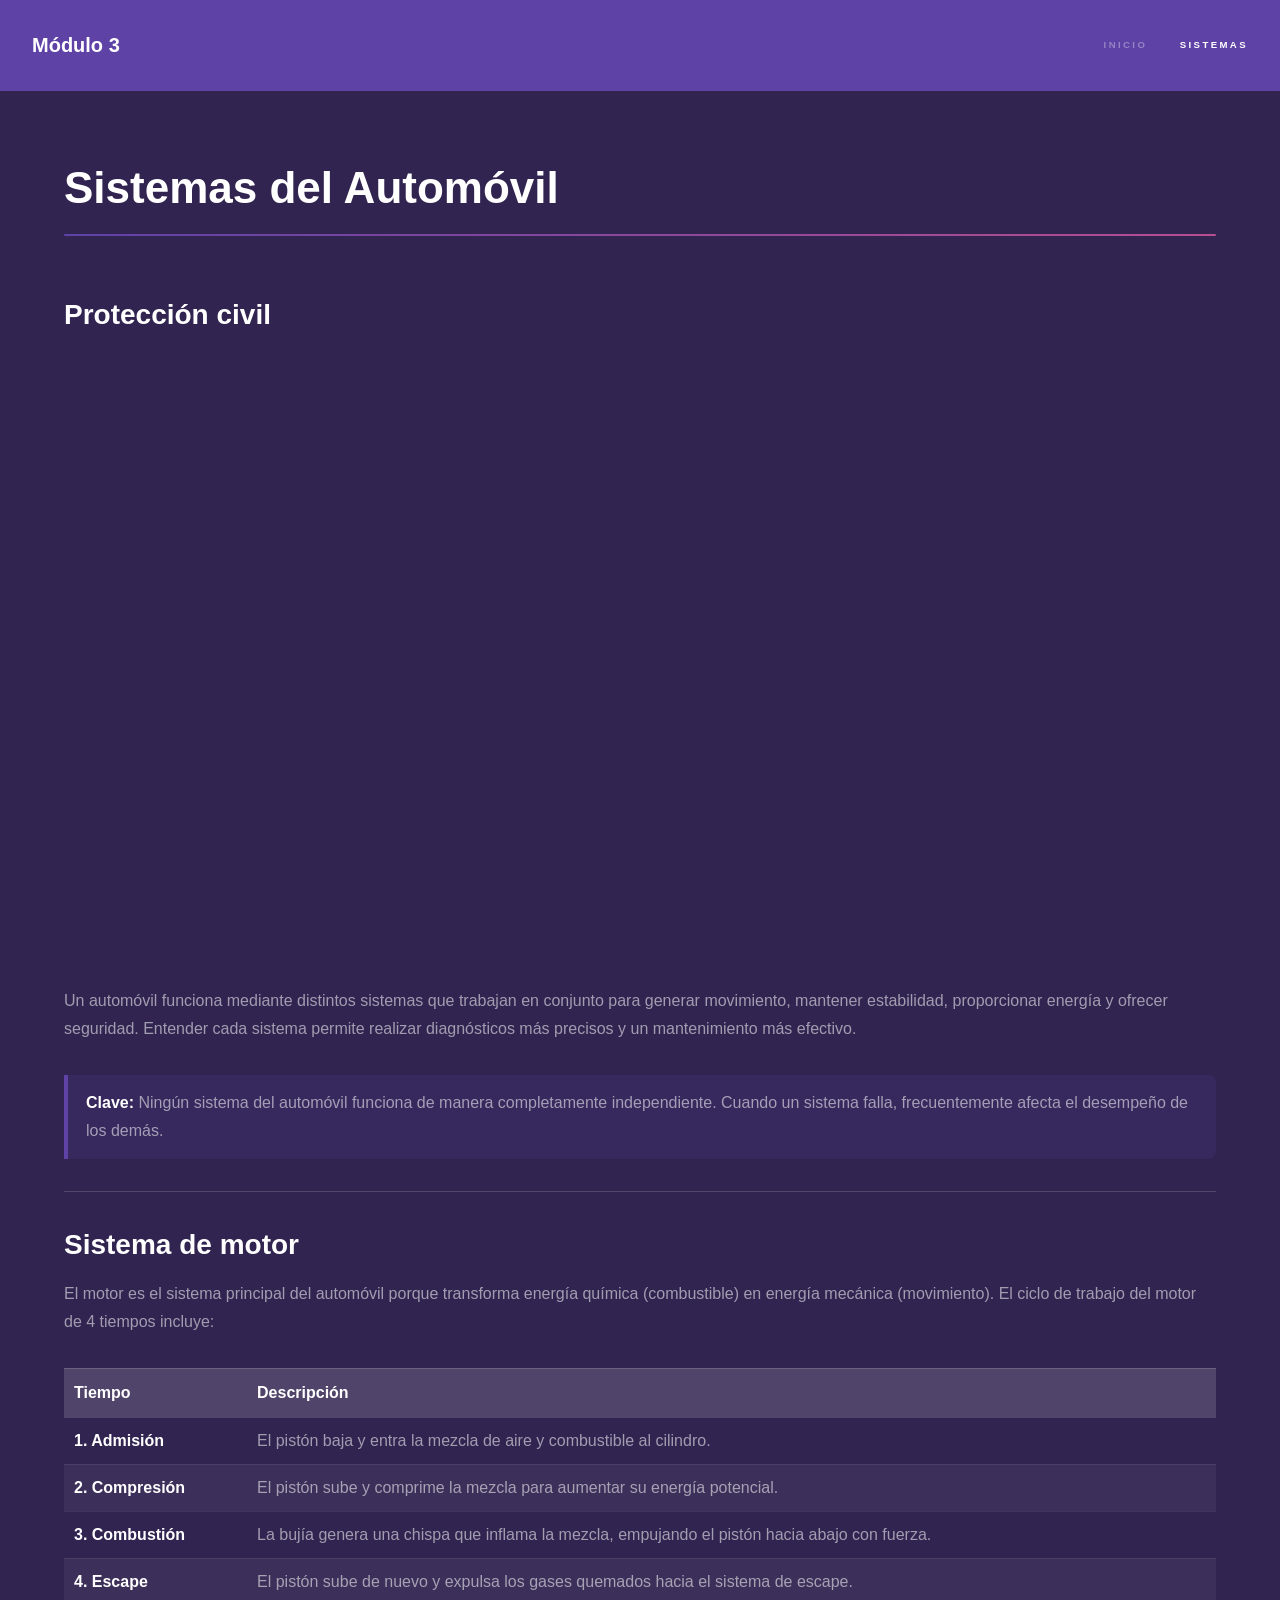
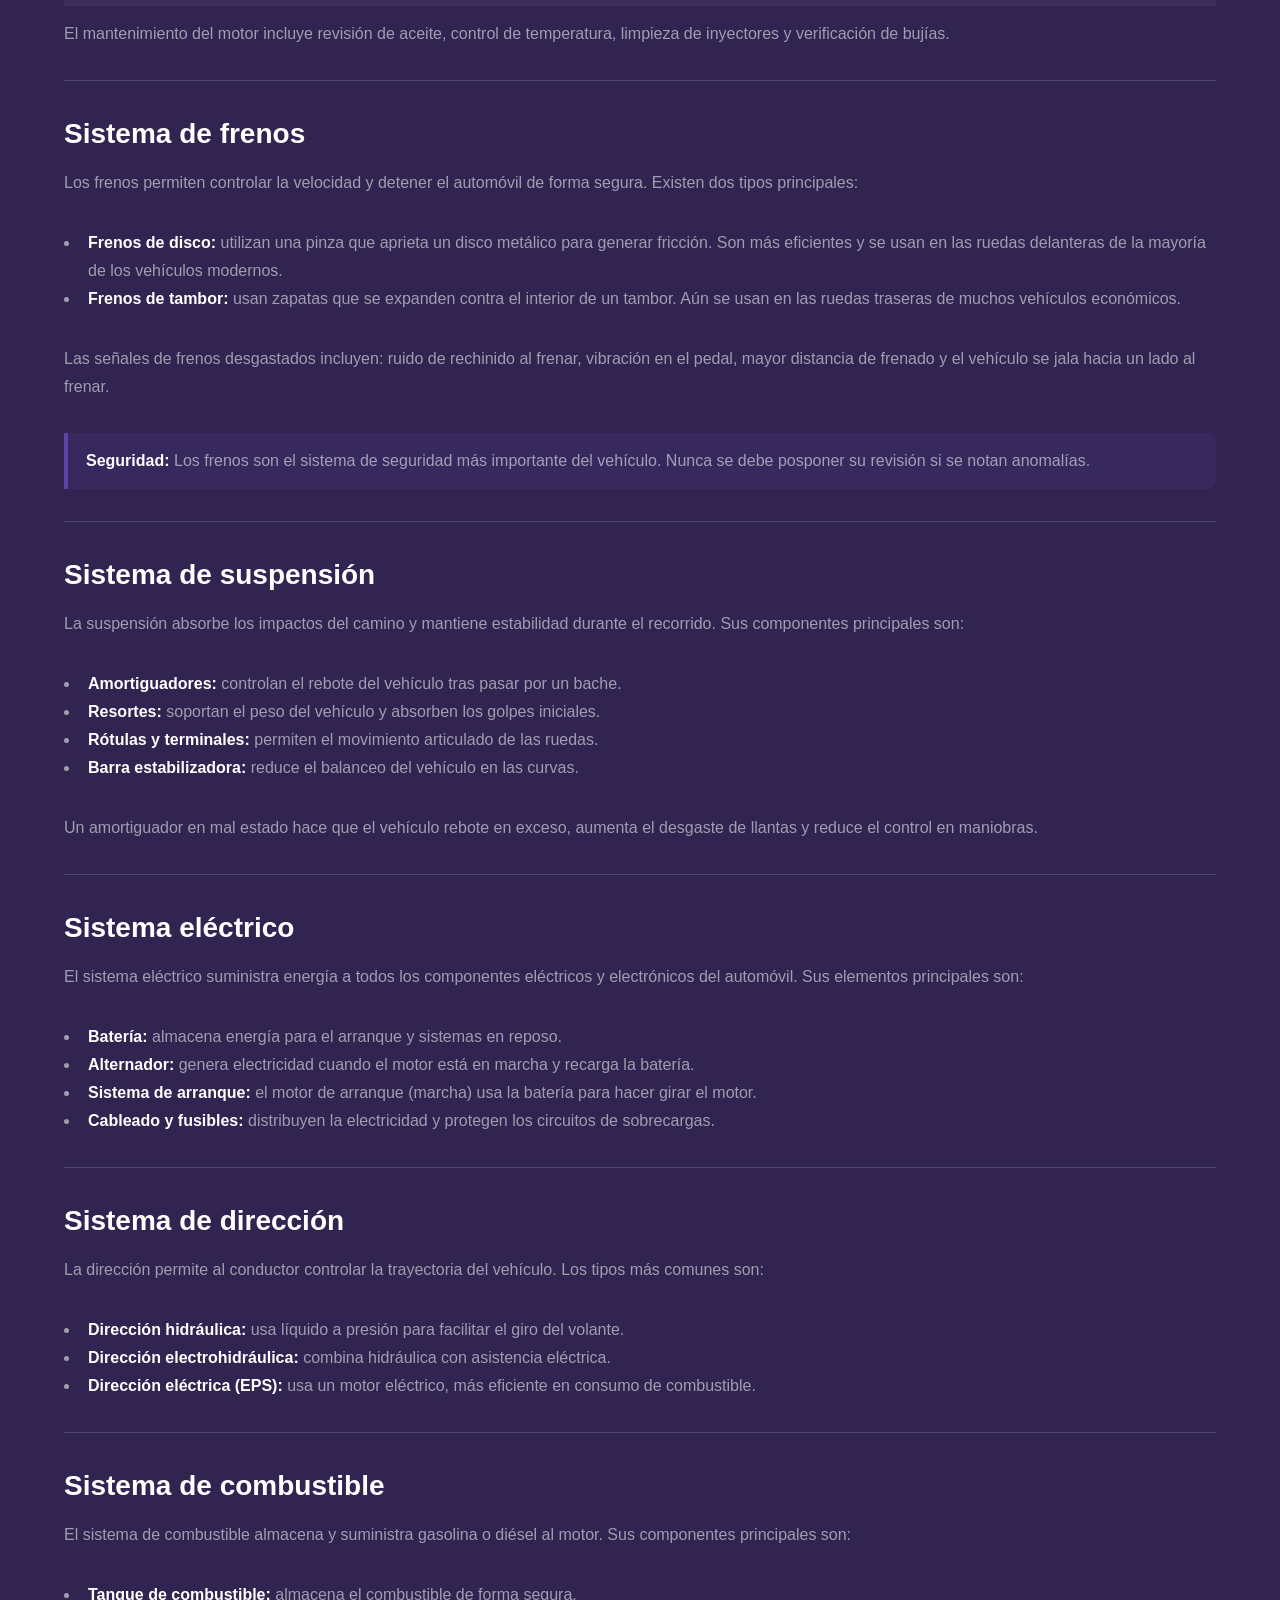
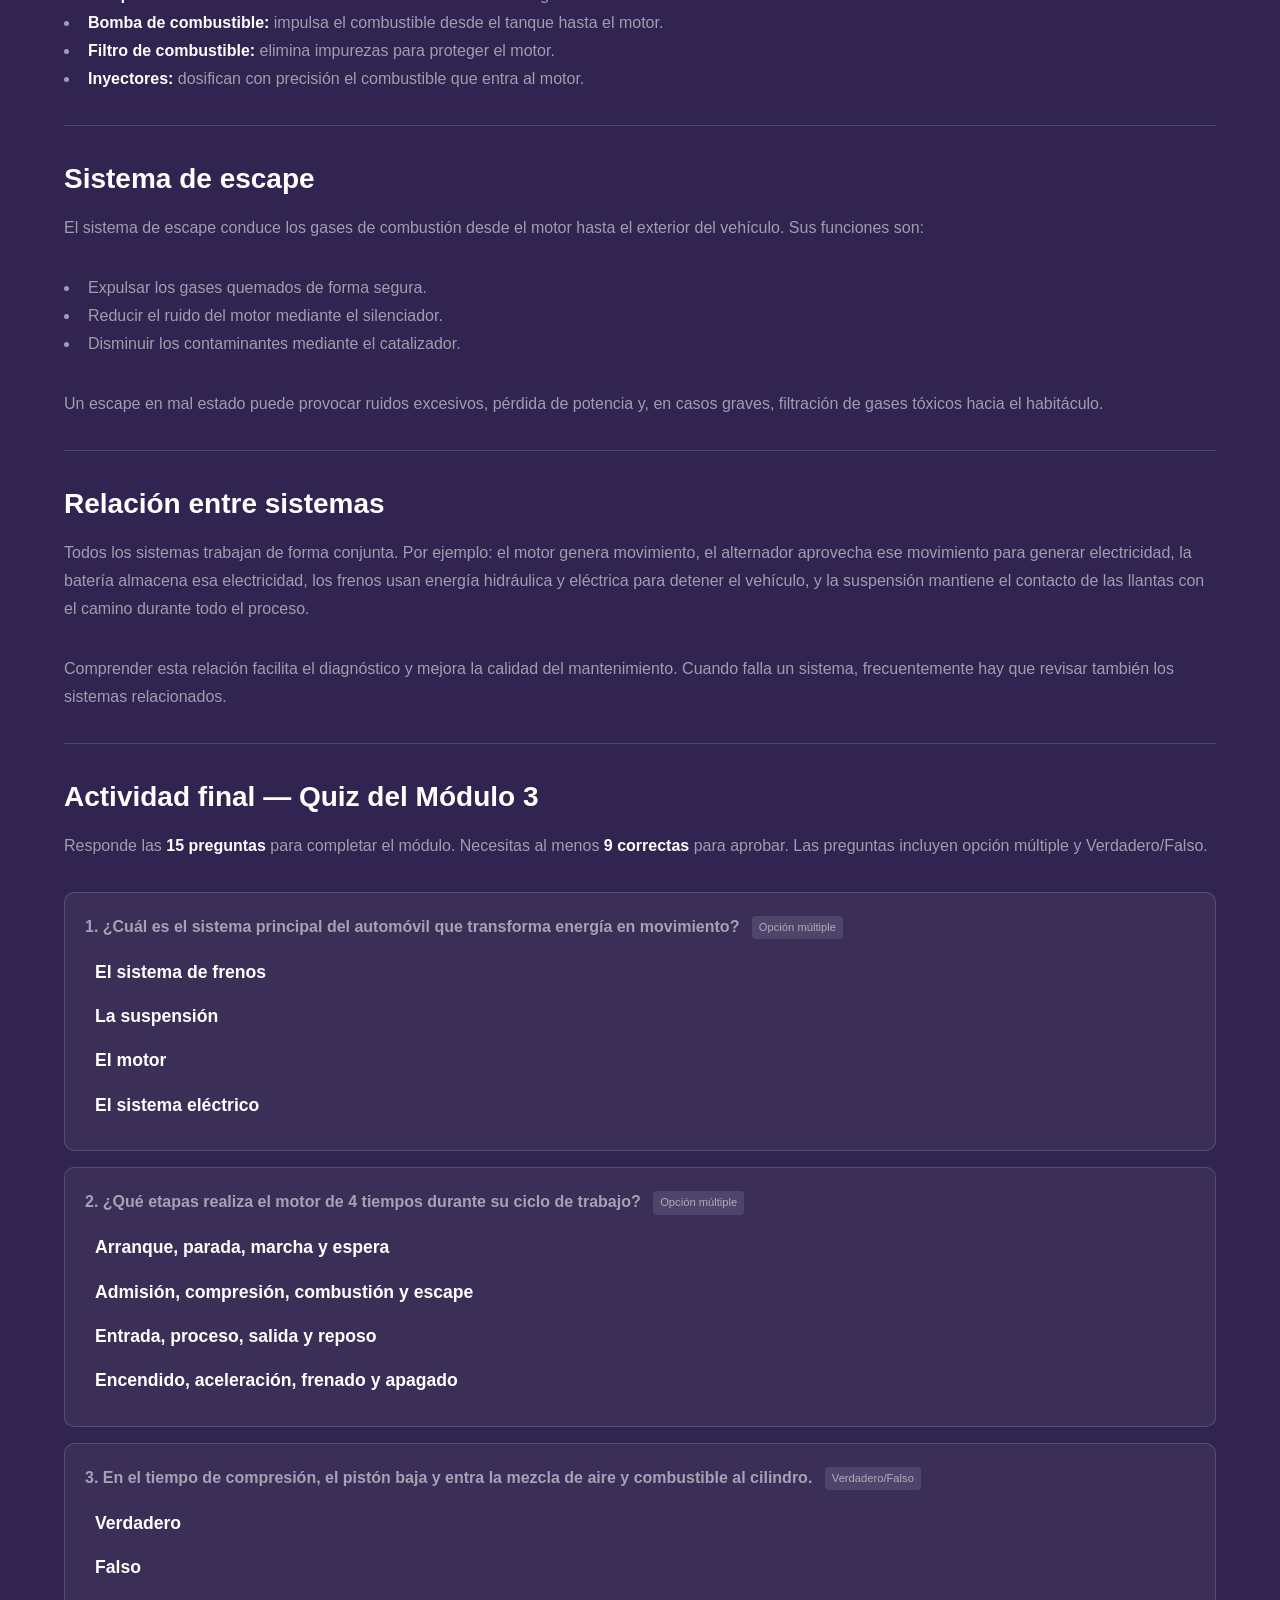
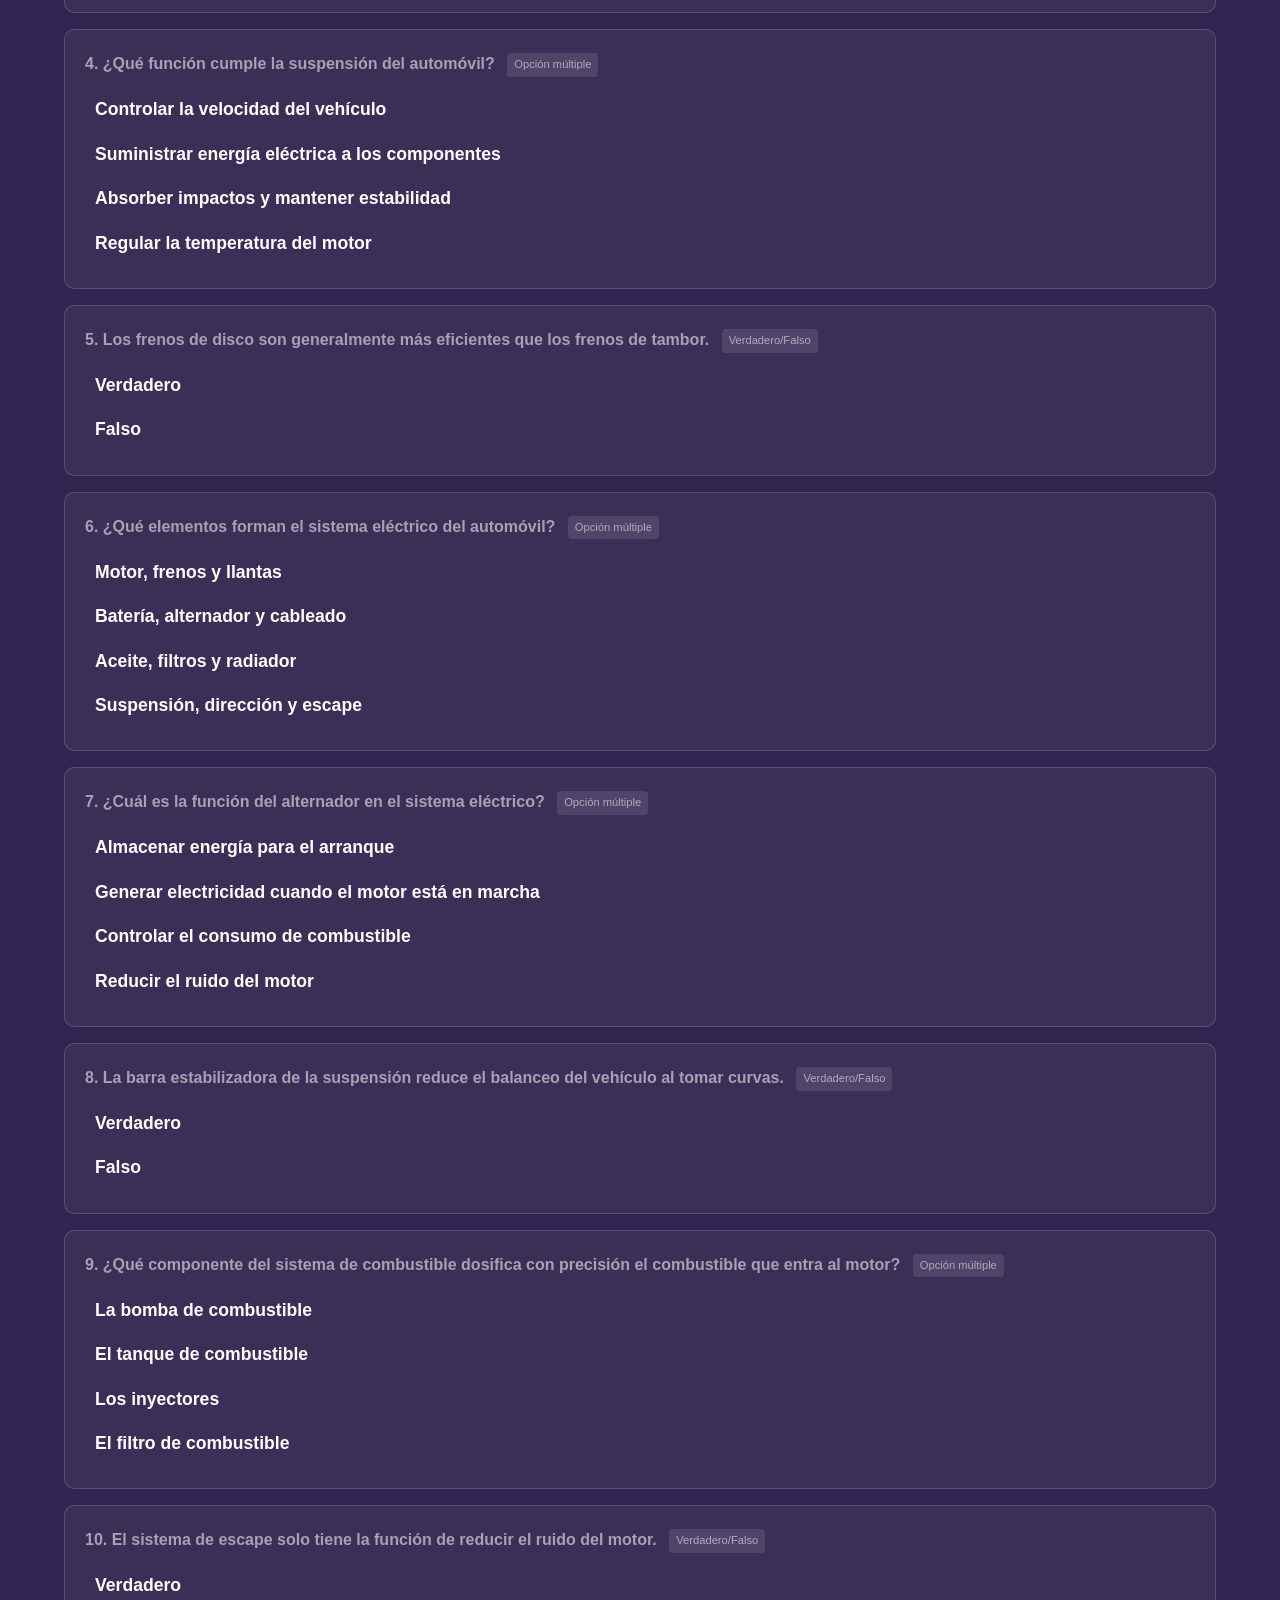
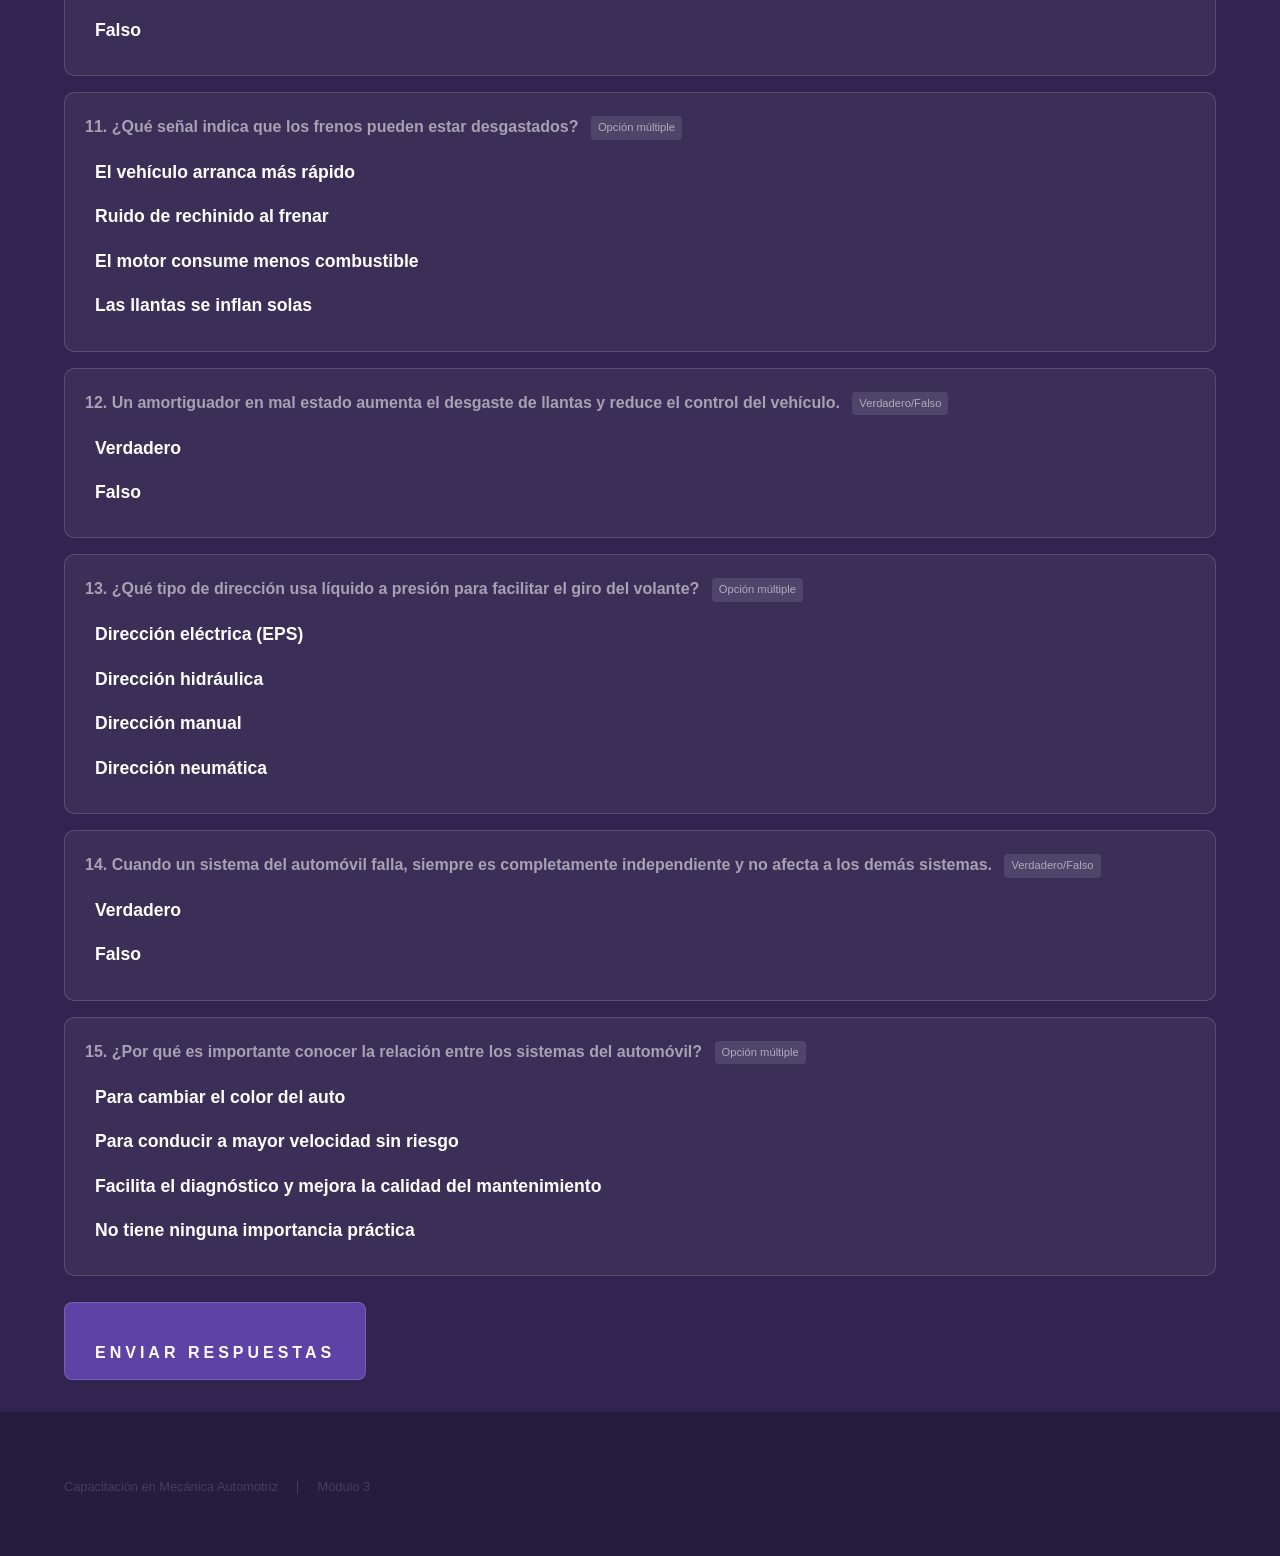
<file: modulo_3.html>
<!DOCTYPE html>
<html>
  <head>
    <title>Módulo 3 - Sistemas del Automóvil</title>
    <meta charset="utf-8" />
    <meta name="viewport" content="width=device-width, initial-scale=1" />
    <link rel="stylesheet" href="assets/css/main.css" />
    <noscript><link rel="stylesheet" href="assets/css/noscript.css" /></noscript>
    <style>
      .quiz-box { background: rgba(255,255,255,0.05); border: 1px solid rgba(255,255,255,0.15); border-radius: 10px; padding: 20px; margin-bottom: 16px; }
      .quiz-box p { font-weight: bold; margin-bottom: 12px; }
      .quiz-box label { display: block; margin: 6px 0; cursor: pointer; padding: 6px 10px; border-radius: 6px; transition: background 0.2s; }
      .quiz-box label:hover { background: rgba(255,255,255,0.1); }
      .quiz-box label.correcta { background: rgba(80,200,80,0.25); }
      .quiz-box label.incorrecta { background: rgba(200,80,80,0.25); }
      .tipo-badge { display: inline-block; font-size: 0.7em; font-weight: normal; background: rgba(255,255,255,0.1); border-radius: 4px; padding: 2px 7px; margin-left: 8px; vertical-align: middle; }
      #resultado-quiz { display:none; margin-top: 20px; padding: 20px; border-radius: 10px; text-align: center; }
      #resultado-quiz h3 { font-size: 1.4em; margin-bottom: 8px; }
      .btn-quiz { margin-top: 10px; padding: 12px 30px; background: #5e42a6; color: white; border: none; border-radius: 8px; font-size: 16px; cursor: pointer; }
      .btn-quiz:disabled { opacity: 0.5; cursor: not-allowed; }
      .info-box { background: rgba(94,66,166,0.15); border-left: 4px solid #5e42a6; padding: 14px 18px; border-radius: 0 8px 8px 0; margin: 16px 0; }
      table.tabla-mod { width:100%; border-collapse: collapse; margin: 14px 0; }
      table.tabla-mod th { background: rgba(255,255,255,0.1); padding: 10px; text-align: left; }
      table.tabla-mod td { padding: 9px 10px; border-bottom: 1px solid rgba(255,255,255,0.08); }
    </style>
  </head>
  <body class="is-preload">
    <header id="header">
      <a href="index.html" class="title">Módulo 3</a>
      <nav><ul>
        <li><a href="index.html">Inicio</a></li>
        <li><a href="modulo_3.html" class="active">Sistemas</a></li>
      </ul></nav>
    </header>

    <div id="wrapper">
      <section id="main" class="wrapper">
        <div class="inner">
          <h1 class="major">Sistemas del Automóvil</h1>

          <h2>Protección civil</h2>
          <iframe src="pdfs/protecion.pdf" width="100%" height="600" style="border:none; border-radius: 8px;"></iframe>
          <br /><br />

          <p>Un automóvil funciona mediante distintos sistemas que trabajan en conjunto para generar movimiento, mantener estabilidad, proporcionar energía y ofrecer seguridad. Entender cada sistema permite realizar diagnósticos más precisos y un mantenimiento más efectivo.</p>

          <div class="info-box">
            <strong>Clave:</strong> Ningún sistema del automóvil funciona de manera completamente independiente. Cuando un sistema falla, frecuentemente afecta el desempeño de los demás.
          </div>

          <hr />
          <h2>Sistema de motor</h2>
          <p>El motor es el sistema principal del automóvil porque transforma energía química (combustible) en energía mecánica (movimiento). El ciclo de trabajo del motor de 4 tiempos incluye:</p>
          <table class="tabla-mod">
            <tr><th>Tiempo</th><th>Descripción</th></tr>
            <tr><td><strong>1. Admisión</strong></td><td>El pistón baja y entra la mezcla de aire y combustible al cilindro.</td></tr>
            <tr><td><strong>2. Compresión</strong></td><td>El pistón sube y comprime la mezcla para aumentar su energía potencial.</td></tr>
            <tr><td><strong>3. Combustión</strong></td><td>La bujía genera una chispa que inflama la mezcla, empujando el pistón hacia abajo con fuerza.</td></tr>
            <tr><td><strong>4. Escape</strong></td><td>El pistón sube de nuevo y expulsa los gases quemados hacia el sistema de escape.</td></tr>
          </table>
          <p>El mantenimiento del motor incluye revisión de aceite, control de temperatura, limpieza de inyectores y verificación de bujías.</p>

          <hr />
          <h2>Sistema de frenos</h2>
          <p>Los frenos permiten controlar la velocidad y detener el automóvil de forma segura. Existen dos tipos principales:</p>
          <ul>
            <li><strong>Frenos de disco:</strong> utilizan una pinza que aprieta un disco metálico para generar fricción. Son más eficientes y se usan en las ruedas delanteras de la mayoría de los vehículos modernos.</li>
            <li><strong>Frenos de tambor:</strong> usan zapatas que se expanden contra el interior de un tambor. Aún se usan en las ruedas traseras de muchos vehículos económicos.</li>
          </ul>
          <p>Las señales de frenos desgastados incluyen: ruido de rechinido al frenar, vibración en el pedal, mayor distancia de frenado y el vehículo se jala hacia un lado al frenar.</p>

          <div class="info-box">
            <strong>Seguridad:</strong> Los frenos son el sistema de seguridad más importante del vehículo. Nunca se debe posponer su revisión si se notan anomalías.
          </div>

          <hr />
          <h2>Sistema de suspensión</h2>
          <p>La suspensión absorbe los impactos del camino y mantiene estabilidad durante el recorrido. Sus componentes principales son:</p>
          <ul>
            <li><strong>Amortiguadores:</strong> controlan el rebote del vehículo tras pasar por un bache.</li>
            <li><strong>Resortes:</strong> soportan el peso del vehículo y absorben los golpes iniciales.</li>
            <li><strong>Rótulas y terminales:</strong> permiten el movimiento articulado de las ruedas.</li>
            <li><strong>Barra estabilizadora:</strong> reduce el balanceo del vehículo en las curvas.</li>
          </ul>
          <p>Un amortiguador en mal estado hace que el vehículo rebote en exceso, aumenta el desgaste de llantas y reduce el control en maniobras.</p>

          <hr />
          <h2>Sistema eléctrico</h2>
          <p>El sistema eléctrico suministra energía a todos los componentes eléctricos y electrónicos del automóvil. Sus elementos principales son:</p>
          <ul>
            <li><strong>Batería:</strong> almacena energía para el arranque y sistemas en reposo.</li>
            <li><strong>Alternador:</strong> genera electricidad cuando el motor está en marcha y recarga la batería.</li>
            <li><strong>Sistema de arranque:</strong> el motor de arranque (marcha) usa la batería para hacer girar el motor.</li>
            <li><strong>Cableado y fusibles:</strong> distribuyen la electricidad y protegen los circuitos de sobrecargas.</li>
          </ul>

          <hr />
          <h2>Sistema de dirección</h2>
          <p>La dirección permite al conductor controlar la trayectoria del vehículo. Los tipos más comunes son:</p>
          <ul>
            <li><strong>Dirección hidráulica:</strong> usa líquido a presión para facilitar el giro del volante.</li>
            <li><strong>Dirección electrohidráulica:</strong> combina hidráulica con asistencia eléctrica.</li>
            <li><strong>Dirección eléctrica (EPS):</strong> usa un motor eléctrico, más eficiente en consumo de combustible.</li>
          </ul>

          <hr />
          <h2>Sistema de combustible</h2>
          <p>El sistema de combustible almacena y suministra gasolina o diésel al motor. Sus componentes principales son:</p>
          <ul>
            <li><strong>Tanque de combustible:</strong> almacena el combustible de forma segura.</li>
            <li><strong>Bomba de combustible:</strong> impulsa el combustible desde el tanque hasta el motor.</li>
            <li><strong>Filtro de combustible:</strong> elimina impurezas para proteger el motor.</li>
            <li><strong>Inyectores:</strong> dosifican con precisión el combustible que entra al motor.</li>
          </ul>

          <hr />
          <h2>Sistema de escape</h2>
          <p>El sistema de escape conduce los gases de combustión desde el motor hasta el exterior del vehículo. Sus funciones son:</p>
          <ul>
            <li>Expulsar los gases quemados de forma segura.</li>
            <li>Reducir el ruido del motor mediante el silenciador.</li>
            <li>Disminuir los contaminantes mediante el catalizador.</li>
          </ul>
          <p>Un escape en mal estado puede provocar ruidos excesivos, pérdida de potencia y, en casos graves, filtración de gases tóxicos hacia el habitáculo.</p>

          <hr />
          <h2>Relación entre sistemas</h2>
          <p>Todos los sistemas trabajan de forma conjunta. Por ejemplo: el motor genera movimiento, el alternador aprovecha ese movimiento para generar electricidad, la batería almacena esa electricidad, los frenos usan energía hidráulica y eléctrica para detener el vehículo, y la suspensión mantiene el contacto de las llantas con el camino durante todo el proceso.</p>
          <p>Comprender esta relación facilita el diagnóstico y mejora la calidad del mantenimiento. Cuando falla un sistema, frecuentemente hay que revisar también los sistemas relacionados.</p>

          <hr />
          <h2 id="actividad">Actividad final — Quiz del Módulo 3</h2>
          <p>Responde las <strong>15 preguntas</strong> para completar el módulo. Necesitas al menos <strong>9 correctas</strong> para aprobar. Las preguntas incluyen opción múltiple y Verdadero/Falso.</p>

          <div id="quiz-area"></div>
          <button class="btn-quiz" id="btn-enviar" onclick="enviarQuiz()">Enviar respuestas</button>
          <div id="resultado-quiz"></div>
        </div>
      </section>
    </div>

    <footer id="footer" class="wrapper alt">
      <div class="inner">
        <ul class="menu"><li>Capacitación en Mecánica Automotriz</li><li>Módulo 3</li></ul>
      </div>
    </footer>

    <script src="assets/js/jquery.min.js"></script>
    <script src="assets/js/jquery.scrollex.min.js"></script>
    <script src="assets/js/jquery.scrolly.min.js"></script>
    <script src="assets/js/browser.min.js"></script>
    <script src="assets/js/breakpoints.min.js"></script>
    <script src="assets/js/util.js"></script>
    <script src="assets/js/main.js"></script>
    <script>
      const MODULO = 3;
      const MINIMO_PARA_APROBAR = 9;
      const PREGUNTAS = [
        {
          tipo: "Opción múltiple",
          texto: "¿Cuál es el sistema principal del automóvil que transforma energía en movimiento?",
          opciones: ["El sistema de frenos", "La suspensión", "El motor", "El sistema eléctrico"],
          correcta: 2
        },
        {
          tipo: "Opción múltiple",
          texto: "¿Qué etapas realiza el motor de 4 tiempos durante su ciclo de trabajo?",
          opciones: ["Arranque, parada, marcha y espera", "Admisión, compresión, combustión y escape", "Entrada, proceso, salida y reposo", "Encendido, aceleración, frenado y apagado"],
          correcta: 1
        },
        {
          tipo: "Verdadero/Falso",
          texto: "En el tiempo de compresión, el pistón baja y entra la mezcla de aire y combustible al cilindro.",
          opciones: ["Verdadero", "Falso"],
          correcta: 1
        },
        {
          tipo: "Opción múltiple",
          texto: "¿Qué función cumple la suspensión del automóvil?",
          opciones: ["Controlar la velocidad del vehículo", "Suministrar energía eléctrica a los componentes", "Absorber impactos y mantener estabilidad", "Regular la temperatura del motor"],
          correcta: 2
        },
        {
          tipo: "Verdadero/Falso",
          texto: "Los frenos de disco son generalmente más eficientes que los frenos de tambor.",
          opciones: ["Verdadero", "Falso"],
          correcta: 0
        },
        {
          tipo: "Opción múltiple",
          texto: "¿Qué elementos forman el sistema eléctrico del automóvil?",
          opciones: ["Motor, frenos y llantas", "Batería, alternador y cableado", "Aceite, filtros y radiador", "Suspensión, dirección y escape"],
          correcta: 1
        },
        {
          tipo: "Opción múltiple",
          texto: "¿Cuál es la función del alternador en el sistema eléctrico?",
          opciones: ["Almacenar energía para el arranque", "Generar electricidad cuando el motor está en marcha", "Controlar el consumo de combustible", "Reducir el ruido del motor"],
          correcta: 1
        },
        {
          tipo: "Verdadero/Falso",
          texto: "La barra estabilizadora de la suspensión reduce el balanceo del vehículo al tomar curvas.",
          opciones: ["Verdadero", "Falso"],
          correcta: 0
        },
        {
          tipo: "Opción múltiple",
          texto: "¿Qué componente del sistema de combustible dosifica con precisión el combustible que entra al motor?",
          opciones: ["La bomba de combustible", "El tanque de combustible", "Los inyectores", "El filtro de combustible"],
          correcta: 2
        },
        {
          tipo: "Verdadero/Falso",
          texto: "El sistema de escape solo tiene la función de reducir el ruido del motor.",
          opciones: ["Verdadero", "Falso"],
          correcta: 1
        },
        {
          tipo: "Opción múltiple",
          texto: "¿Qué señal indica que los frenos pueden estar desgastados?",
          opciones: ["El vehículo arranca más rápido", "Ruido de rechinido al frenar", "El motor consume menos combustible", "Las llantas se inflan solas"],
          correcta: 1
        },
        {
          tipo: "Verdadero/Falso",
          texto: "Un amortiguador en mal estado aumenta el desgaste de llantas y reduce el control del vehículo.",
          opciones: ["Verdadero", "Falso"],
          correcta: 0
        },
        {
          tipo: "Opción múltiple",
          texto: "¿Qué tipo de dirección usa líquido a presión para facilitar el giro del volante?",
          opciones: ["Dirección eléctrica (EPS)", "Dirección hidráulica", "Dirección manual", "Dirección neumática"],
          correcta: 1
        },
        {
          tipo: "Verdadero/Falso",
          texto: "Cuando un sistema del automóvil falla, siempre es completamente independiente y no afecta a los demás sistemas.",
          opciones: ["Verdadero", "Falso"],
          correcta: 1
        },
        {
          tipo: "Opción múltiple",
          texto: "¿Por qué es importante conocer la relación entre los sistemas del automóvil?",
          opciones: ["Para cambiar el color del auto", "Para conducir a mayor velocidad sin riesgo", "Facilita el diagnóstico y mejora la calidad del mantenimiento", "No tiene ninguna importancia práctica"],
          correcta: 2
        }
      ];

      function renderQuiz() {
        let html = "";
        PREGUNTAS.forEach((p, i) => {
          html += `<div class="quiz-box"><p>${i+1}. ${p.texto} <span class="tipo-badge">${p.tipo}</span></p>`;
          p.opciones.forEach((op, j) => {
            html += `<label><input type="radio" name="q${i}" value="${j}"> ${op}</label>`;
          });
          html += `</div>`;
        });
        document.getElementById("quiz-area").innerHTML = html;
      }

      function enviarQuiz() {
        let correctas = 0, completo = true;
        PREGUNTAS.forEach((p, i) => {
          const sel = document.querySelector(`input[name="q${i}"]:checked`);
          if (!sel) { completo = false; return; }
          const etiquetas = document.querySelectorAll(`input[name="q${i}"]`);
          etiquetas.forEach(r => r.disabled = true);
          const selLabel = sel.parentElement;
          const corrLabel = etiquetas[p.correcta].parentElement;
          corrLabel.classList.add("correcta");
          if (parseInt(sel.value) === p.correcta) correctas++;
          else selLabel.classList.add("incorrecta");
        });

        if (!completo) { alert("Por favor responde todas las preguntas."); return; }

        document.getElementById("btn-enviar").disabled = true;
        const puntaje = Math.round((correctas / PREGUNTAS.length) * 100);
        const aprobado = correctas >= MINIMO_PARA_APROBAR;
        const res = document.getElementById("resultado-quiz");
        res.style.display = "block";
        res.style.background = aprobado ? "rgba(50,150,50,0.25)" : "rgba(150,50,50,0.25)";
        res.style.border = `1px solid ${aprobado ? "rgba(80,200,80,0.4)" : "rgba(200,80,80,0.4)"}`;
        res.innerHTML = `
          <h3>${aprobado ? "¡Módulo completado!" : "Sigue estudiando"}</h3>
          <p>Obtuviste <strong>${correctas} de ${PREGUNTAS.length}</strong> respuestas correctas (${puntaje}%)</p>
          ${aprobado ? "<p>Regresando al inicio en 4 segundos...</p>" : "<p>Repasa el contenido y vuelve a intentarlo.</p>"}
        `;

        const usuario = JSON.parse(localStorage.getItem("usuario_conecta") || "null");
        if (usuario) {
          fetch("/progreso", {
            method: "POST",
            headers: { "Content-Type": "application/json" },
            body: JSON.stringify({ usuario_id: usuario.id, modulo: MODULO, puntaje })
          });
        }

        if (aprobado) setTimeout(() => { window.location.href = "index.html"; }, 4000);
        res.scrollIntoView({ behavior: "smooth" });
      }

      renderQuiz();
    </script>
  </body>
</html>
</file>
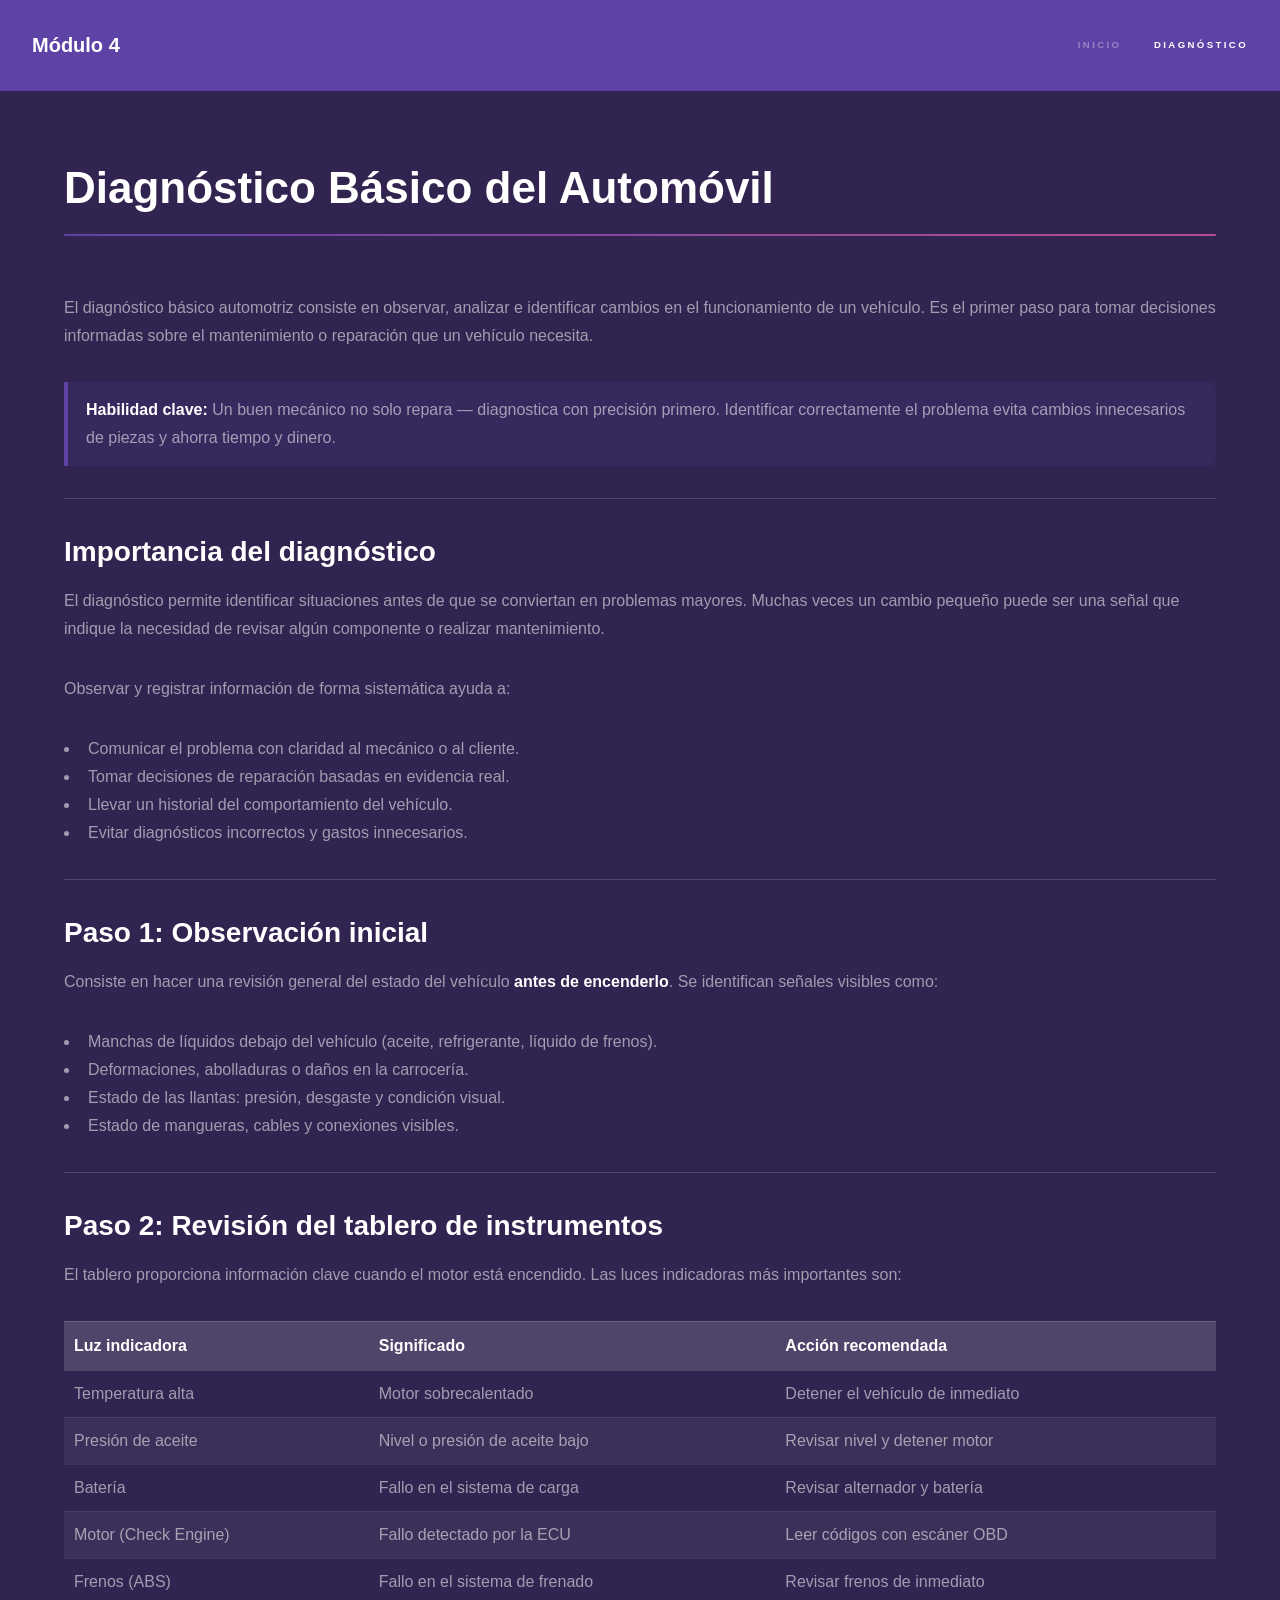
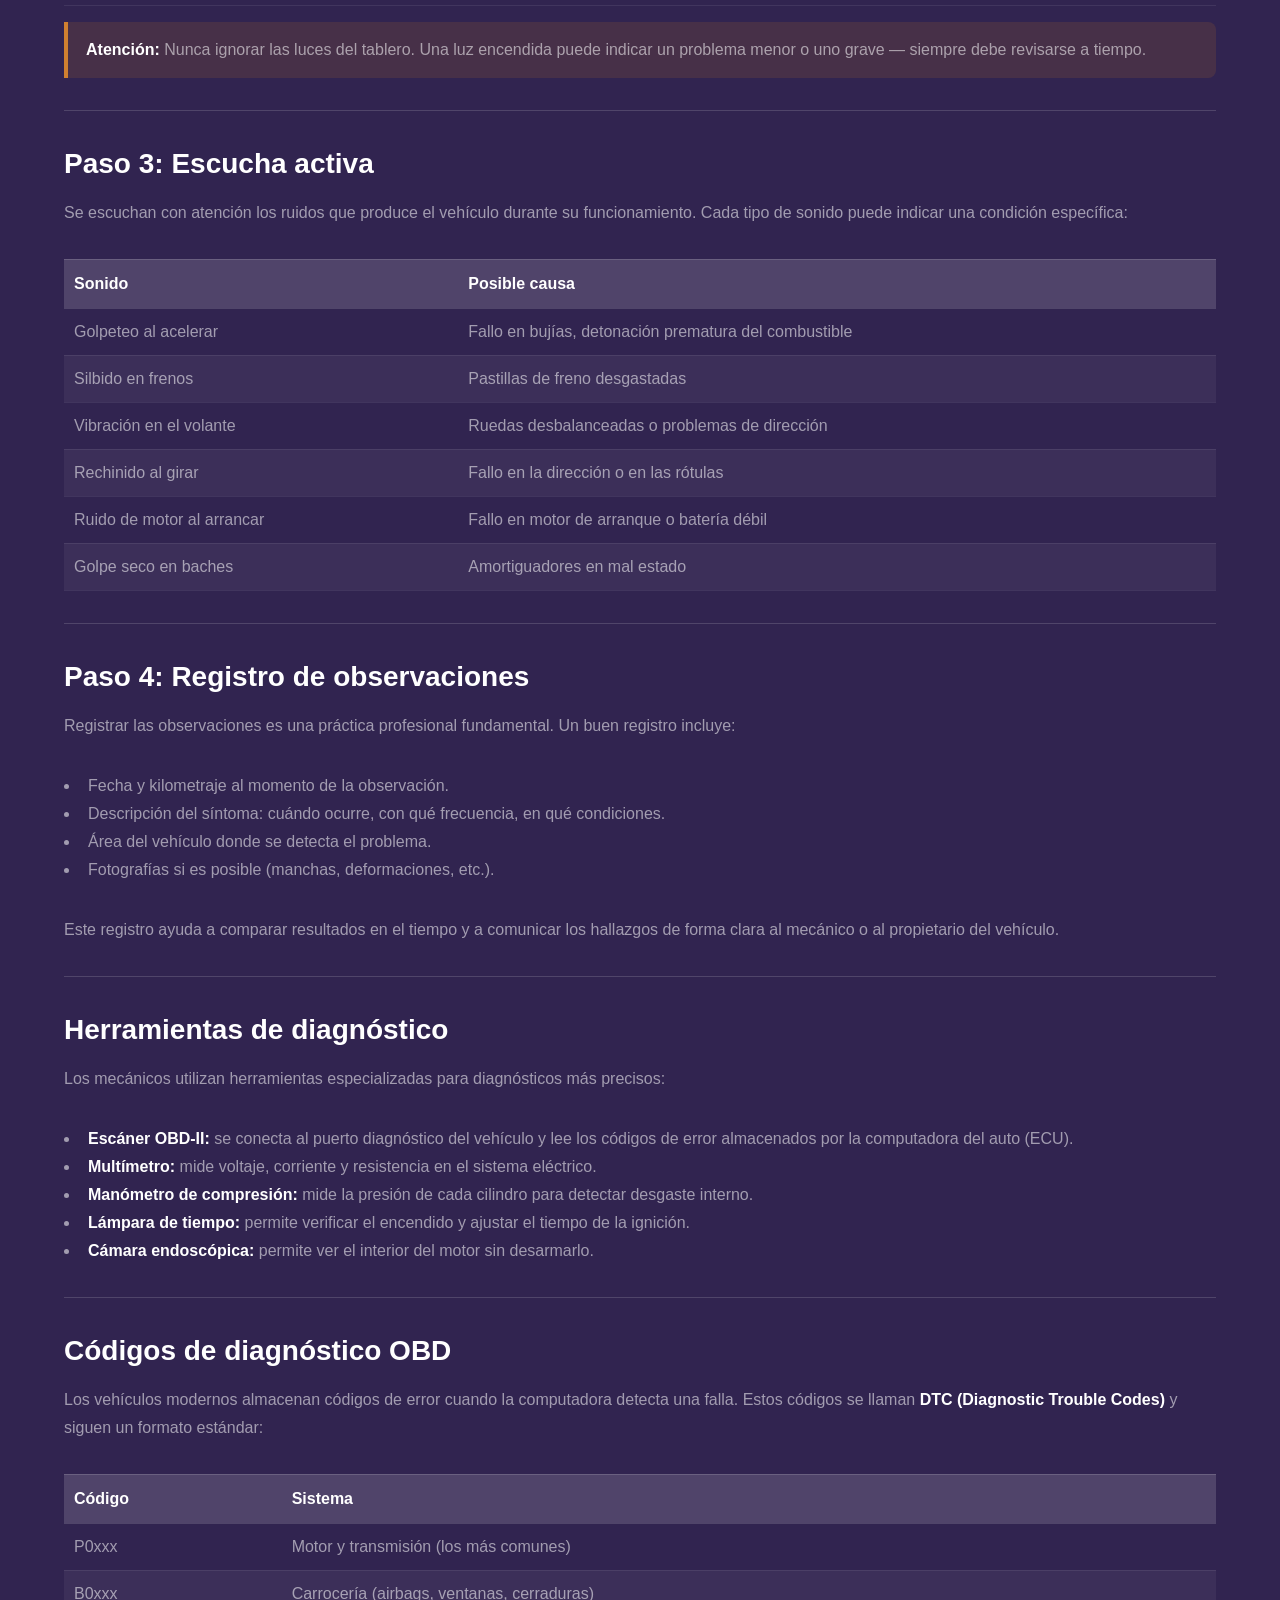
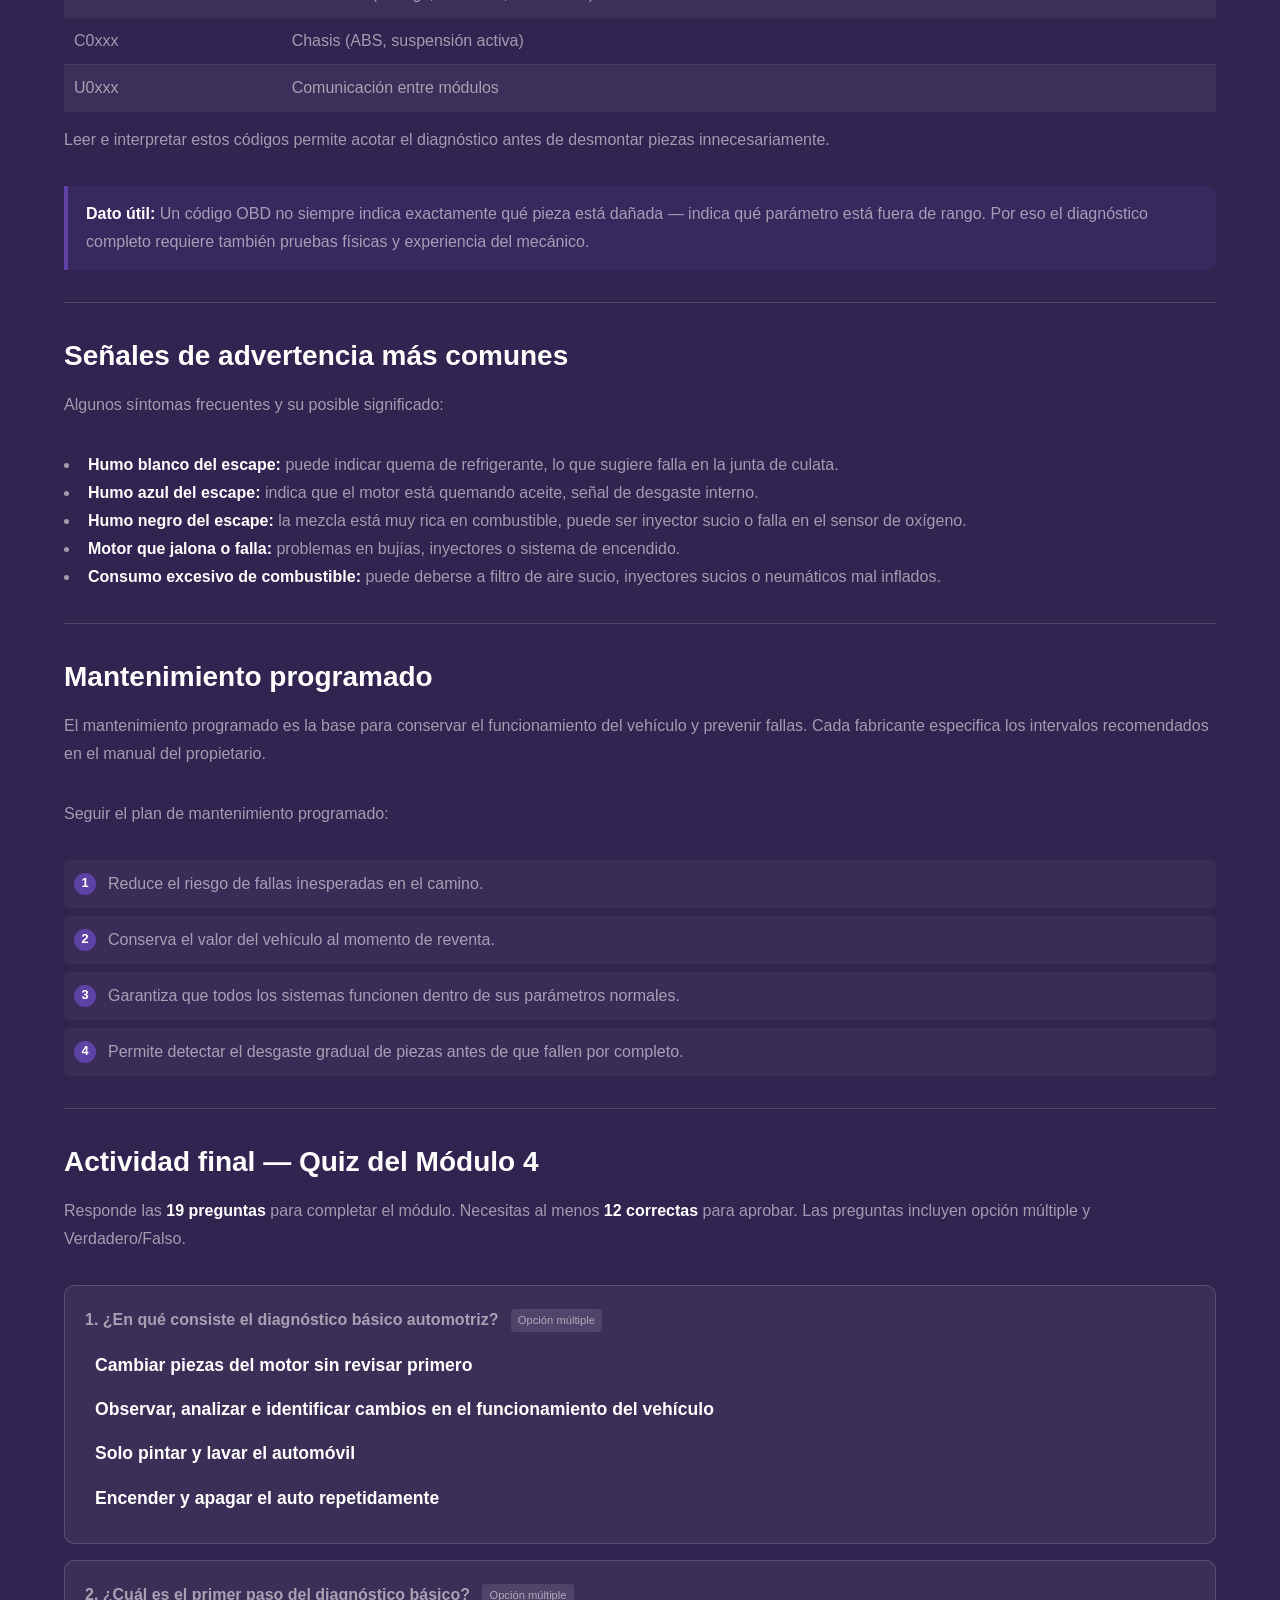
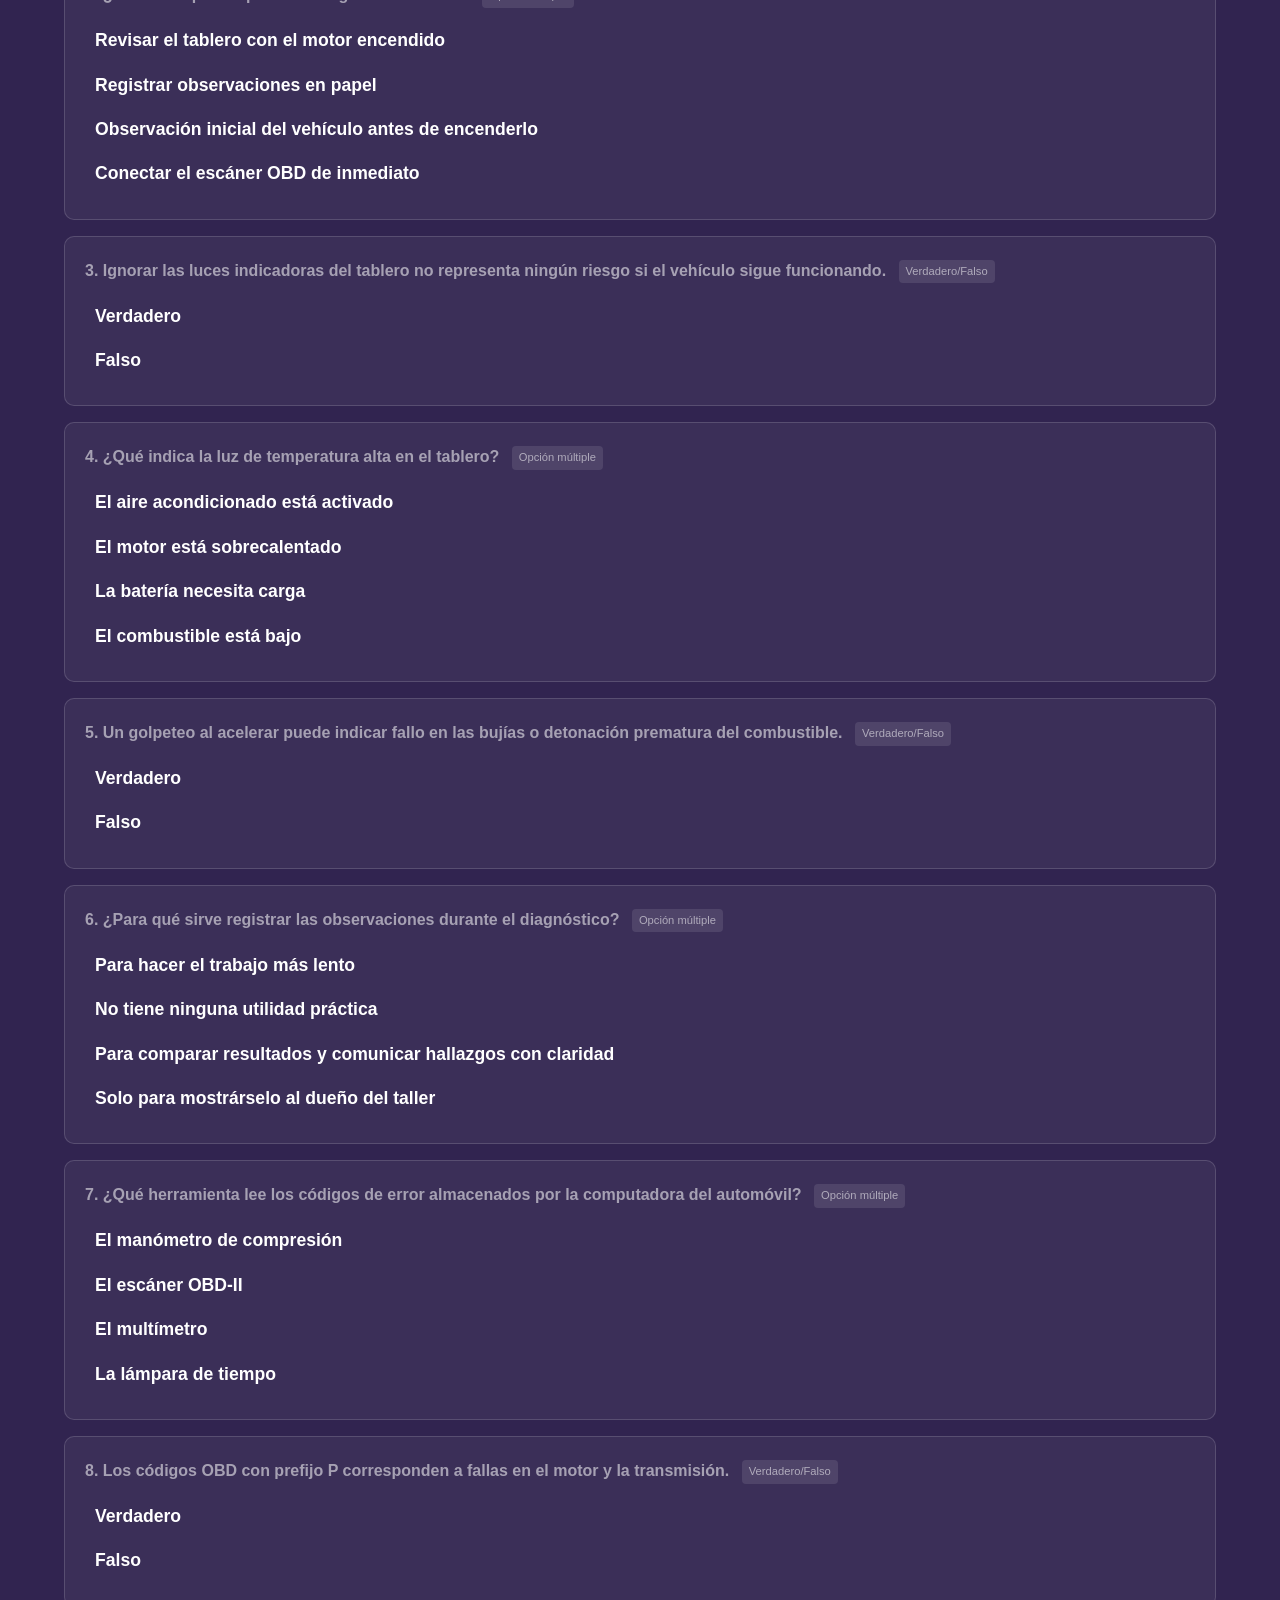
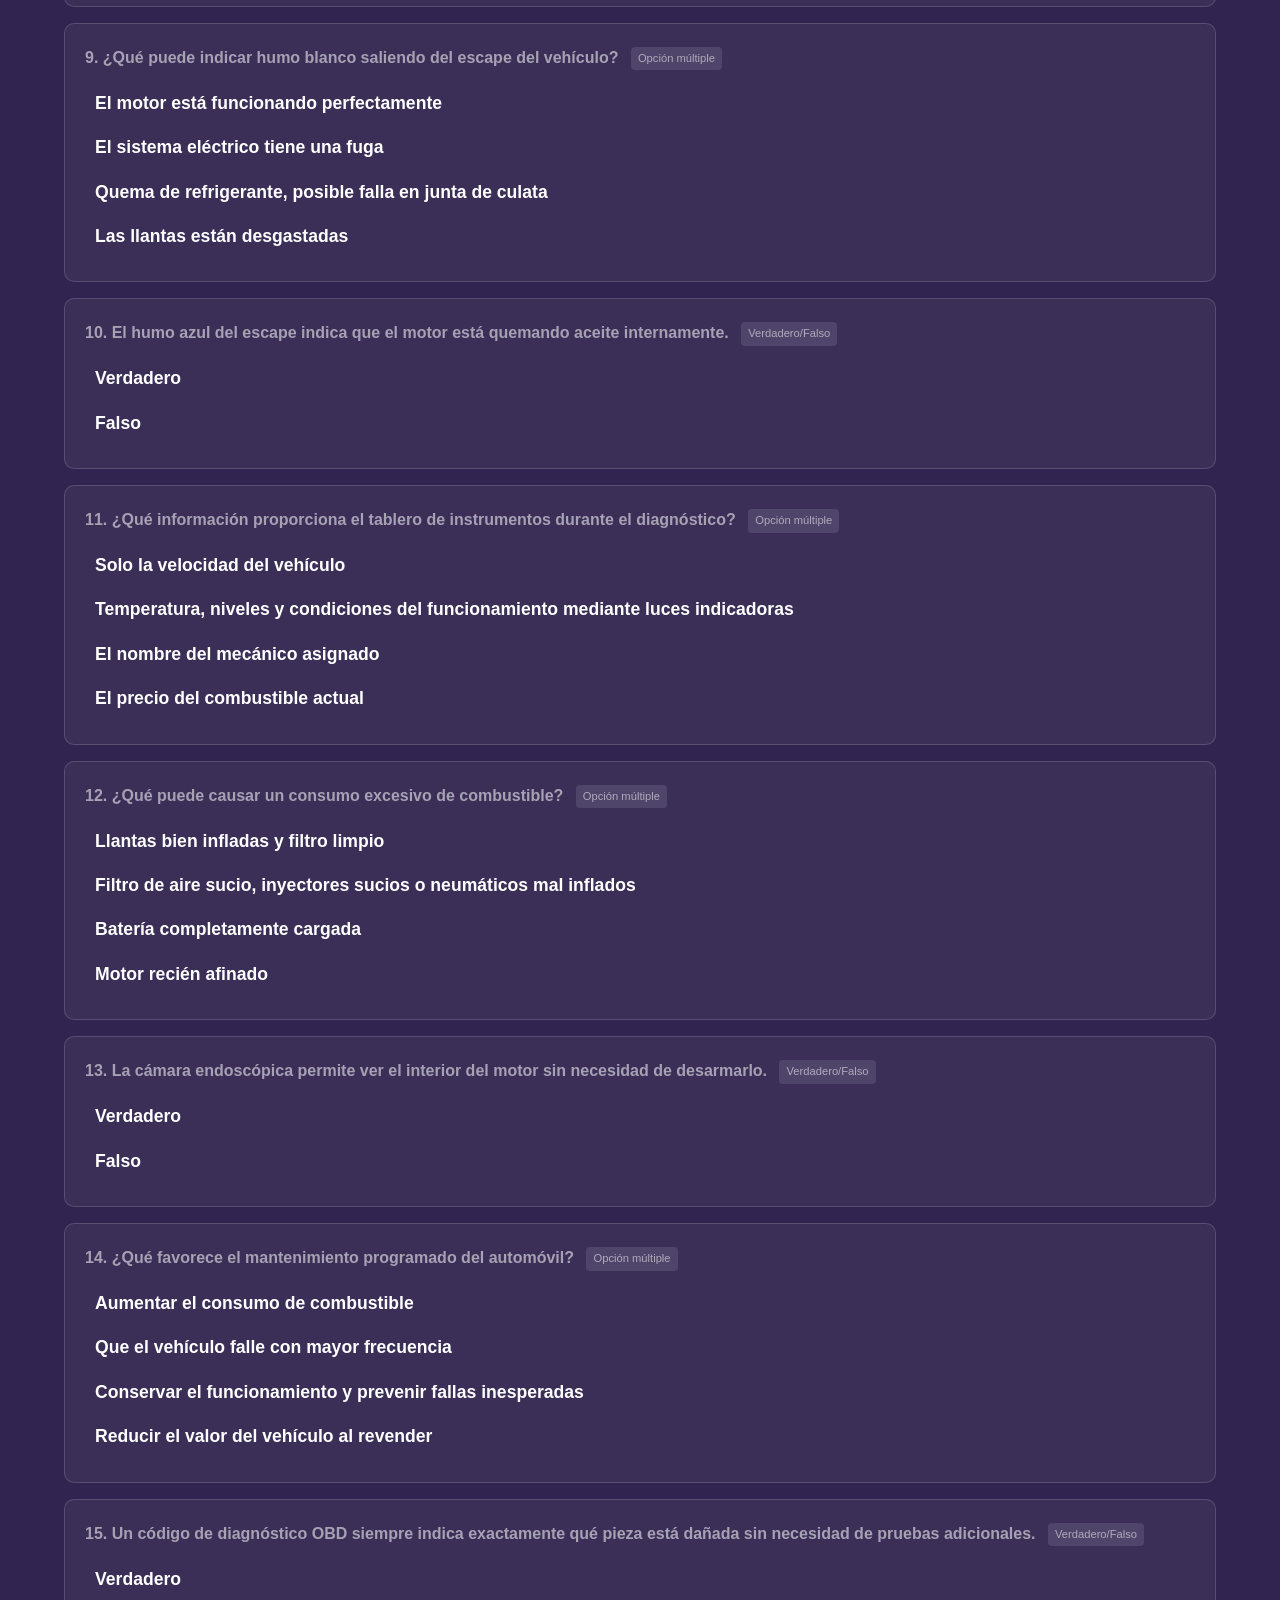
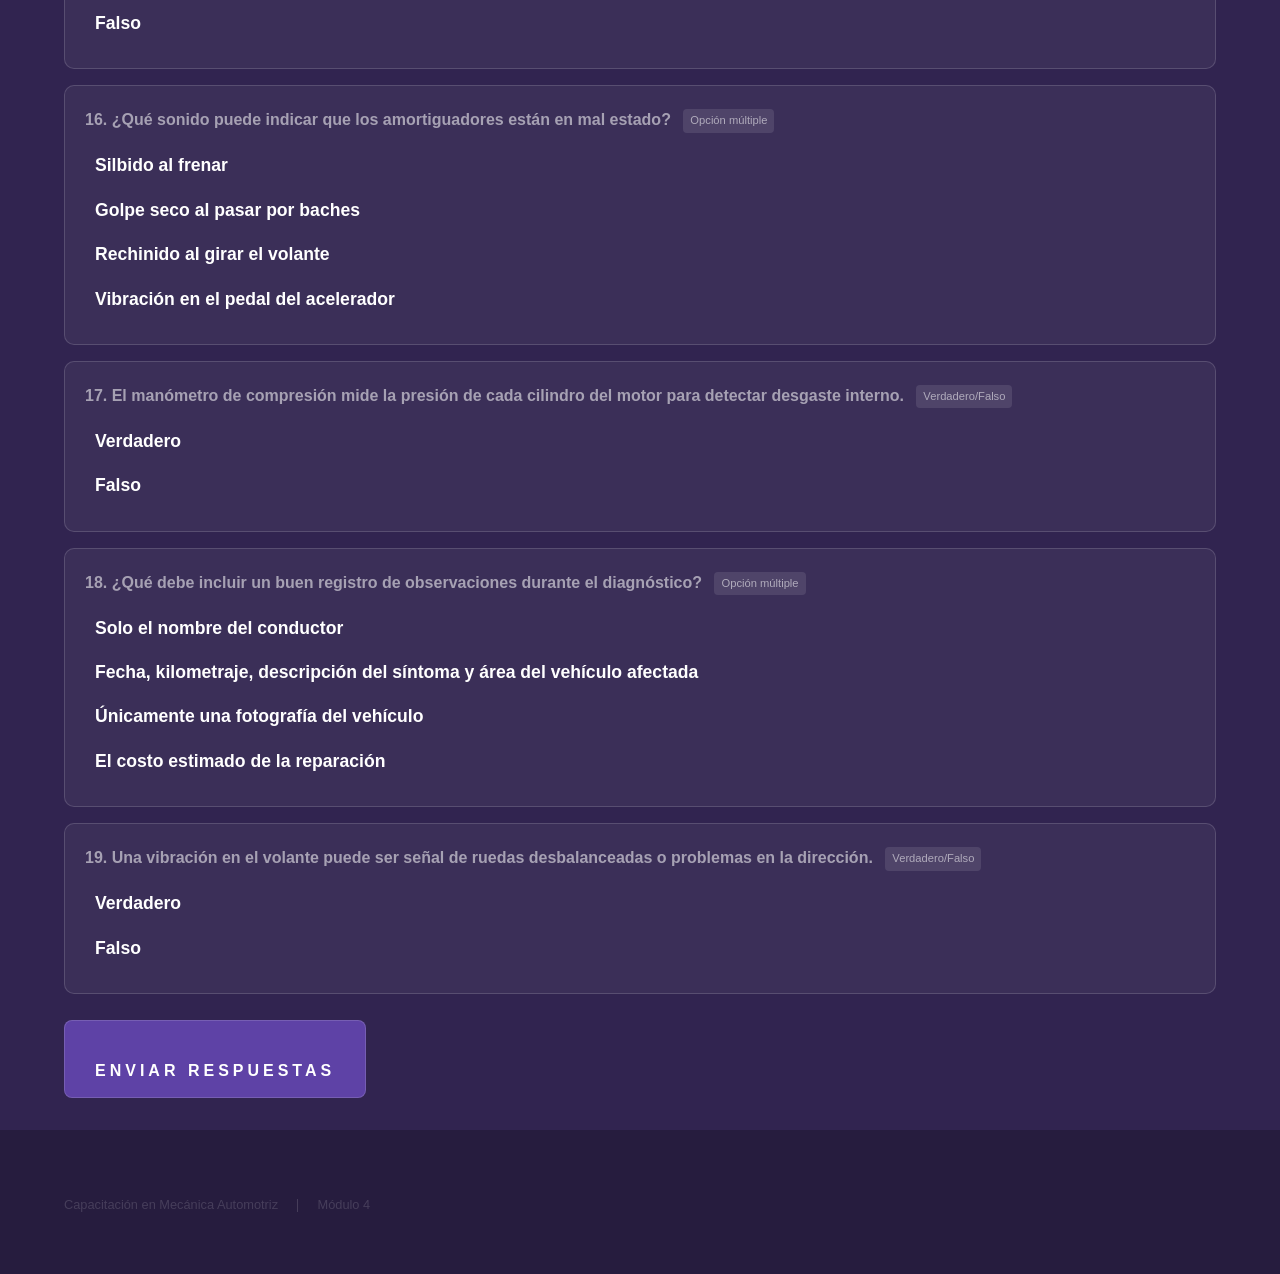
<file: modulo_4.html>
<!DOCTYPE html>
<html>
  <head>
    <title>Módulo 4 - Diagnóstico Básico</title>
    <meta charset="utf-8" />
    <meta name="viewport" content="width=device-width, initial-scale=1" />
    <link rel="stylesheet" href="assets/css/main.css" />
    <noscript><link rel="stylesheet" href="assets/css/noscript.css" /></noscript>
    <style>
      .quiz-box { background: rgba(255,255,255,0.05); border: 1px solid rgba(255,255,255,0.15); border-radius: 10px; padding: 20px; margin-bottom: 16px; }
      .quiz-box p { font-weight: bold; margin-bottom: 12px; }
      .quiz-box label { display: block; margin: 6px 0; cursor: pointer; padding: 6px 10px; border-radius: 6px; transition: background 0.2s; }
      .quiz-box label:hover { background: rgba(255,255,255,0.1); }
      .quiz-box label.correcta { background: rgba(80,200,80,0.25); }
      .quiz-box label.incorrecta { background: rgba(200,80,80,0.25); }
      .tipo-badge { display: inline-block; font-size: 0.7em; font-weight: normal; background: rgba(255,255,255,0.1); border-radius: 4px; padding: 2px 7px; margin-left: 8px; vertical-align: middle; }
      #resultado-quiz { display:none; margin-top: 20px; padding: 20px; border-radius: 10px; text-align: center; }
      #resultado-quiz h3 { font-size: 1.4em; margin-bottom: 8px; }
      .btn-quiz { margin-top: 10px; padding: 12px 30px; background: #5e42a6; color: white; border: none; border-radius: 8px; font-size: 16px; cursor: pointer; }
      .btn-quiz:disabled { opacity: 0.5; cursor: not-allowed; }
      .info-box { background: rgba(94,66,166,0.15); border-left: 4px solid #5e42a6; padding: 14px 18px; border-radius: 0 8px 8px 0; margin: 16px 0; }
      .warn-box { background: rgba(200,120,30,0.15); border-left: 4px solid #d08030; padding: 14px 18px; border-radius: 0 8px 8px 0; margin: 16px 0; }
      table.tabla-mod { width:100%; border-collapse: collapse; margin: 14px 0; }
      table.tabla-mod th { background: rgba(255,255,255,0.1); padding: 10px; text-align: left; }
      table.tabla-mod td { padding: 9px 10px; border-bottom: 1px solid rgba(255,255,255,0.08); }
      .pasos-lista { counter-reset: pasos; list-style: none; padding: 0; }
      .pasos-lista li { counter-increment: pasos; padding: 10px 10px 10px 44px; position: relative; margin-bottom: 8px; background: rgba(255,255,255,0.04); border-radius: 6px; }
      .pasos-lista li::before { content: counter(pasos); position: absolute; left: 10px; top: 50%; transform: translateY(-50%); background: #5e42a6; color: white; width: 22px; height: 22px; border-radius: 50%; display: flex; align-items: center; justify-content: center; font-size: 0.8em; font-weight: bold; }
    </style>
  </head>
  <body class="is-preload">
    <header id="header">
      <a href="index.html" class="title">Módulo 4</a>
      <nav><ul>
        <li><a href="index.html">Inicio</a></li>
        <li><a href="modulo_4.html" class="active">Diagnóstico</a></li>
      </ul></nav>
    </header>

    <div id="wrapper">
      <section id="main" class="wrapper">
        <div class="inner">
          <h1 class="major">Diagnóstico Básico del Automóvil</h1>

          <p>El diagnóstico básico automotriz consiste en observar, analizar e identificar cambios en el funcionamiento de un vehículo. Es el primer paso para tomar decisiones informadas sobre el mantenimiento o reparación que un vehículo necesita.</p>

          <div class="info-box">
            <strong>Habilidad clave:</strong> Un buen mecánico no solo repara — diagnostica con precisión primero. Identificar correctamente el problema evita cambios innecesarios de piezas y ahorra tiempo y dinero.
          </div>

          <hr />
          <h2>Importancia del diagnóstico</h2>
          <p>El diagnóstico permite identificar situaciones antes de que se conviertan en problemas mayores. Muchas veces un cambio pequeño puede ser una señal que indique la necesidad de revisar algún componente o realizar mantenimiento.</p>
          <p>Observar y registrar información de forma sistemática ayuda a:</p>
          <ul>
            <li>Comunicar el problema con claridad al mecánico o al cliente.</li>
            <li>Tomar decisiones de reparación basadas en evidencia real.</li>
            <li>Llevar un historial del comportamiento del vehículo.</li>
            <li>Evitar diagnósticos incorrectos y gastos innecesarios.</li>
          </ul>

          <hr />
          <h2>Paso 1: Observación inicial</h2>
          <p>Consiste en hacer una revisión general del estado del vehículo <strong>antes de encenderlo</strong>. Se identifican señales visibles como:</p>
          <ul>
            <li>Manchas de líquidos debajo del vehículo (aceite, refrigerante, líquido de frenos).</li>
            <li>Deformaciones, abolladuras o daños en la carrocería.</li>
            <li>Estado de las llantas: presión, desgaste y condición visual.</li>
            <li>Estado de mangueras, cables y conexiones visibles.</li>
          </ul>

          <hr />
          <h2>Paso 2: Revisión del tablero de instrumentos</h2>
          <p>El tablero proporciona información clave cuando el motor está encendido. Las luces indicadoras más importantes son:</p>
          <table class="tabla-mod">
            <tr><th>Luz indicadora</th><th>Significado</th><th>Acción recomendada</th></tr>
            <tr><td>Temperatura alta</td><td>Motor sobrecalentado</td><td>Detener el vehículo de inmediato</td></tr>
            <tr><td>Presión de aceite</td><td>Nivel o presión de aceite bajo</td><td>Revisar nivel y detener motor</td></tr>
            <tr><td>Batería</td><td>Fallo en el sistema de carga</td><td>Revisar alternador y batería</td></tr>
            <tr><td>Motor (Check Engine)</td><td>Fallo detectado por la ECU</td><td>Leer códigos con escáner OBD</td></tr>
            <tr><td>Frenos (ABS)</td><td>Fallo en el sistema de frenado</td><td>Revisar frenos de inmediato</td></tr>
          </table>

          <div class="warn-box">
            <strong>Atención:</strong> Nunca ignorar las luces del tablero. Una luz encendida puede indicar un problema menor o uno grave — siempre debe revisarse a tiempo.
          </div>

          <hr />
          <h2>Paso 3: Escucha activa</h2>
          <p>Se escuchan con atención los ruidos que produce el vehículo durante su funcionamiento. Cada tipo de sonido puede indicar una condición específica:</p>
          <table class="tabla-mod">
            <tr><th>Sonido</th><th>Posible causa</th></tr>
            <tr><td>Golpeteo al acelerar</td><td>Fallo en bujías, detonación prematura del combustible</td></tr>
            <tr><td>Silbido en frenos</td><td>Pastillas de freno desgastadas</td></tr>
            <tr><td>Vibración en el volante</td><td>Ruedas desbalanceadas o problemas de dirección</td></tr>
            <tr><td>Rechinido al girar</td><td>Fallo en la dirección o en las rótulas</td></tr>
            <tr><td>Ruido de motor al arrancar</td><td>Fallo en motor de arranque o batería débil</td></tr>
            <tr><td>Golpe seco en baches</td><td>Amortiguadores en mal estado</td></tr>
          </table>

          <hr />
          <h2>Paso 4: Registro de observaciones</h2>
          <p>Registrar las observaciones es una práctica profesional fundamental. Un buen registro incluye:</p>
          <ul>
            <li>Fecha y kilometraje al momento de la observación.</li>
            <li>Descripción del síntoma: cuándo ocurre, con qué frecuencia, en qué condiciones.</li>
            <li>Área del vehículo donde se detecta el problema.</li>
            <li>Fotografías si es posible (manchas, deformaciones, etc.).</li>
          </ul>
          <p>Este registro ayuda a comparar resultados en el tiempo y a comunicar los hallazgos de forma clara al mecánico o al propietario del vehículo.</p>

          <hr />
          <h2>Herramientas de diagnóstico</h2>
          <p>Los mecánicos utilizan herramientas especializadas para diagnósticos más precisos:</p>
          <ul>
            <li><strong>Escáner OBD-II:</strong> se conecta al puerto diagnóstico del vehículo y lee los códigos de error almacenados por la computadora del auto (ECU).</li>
            <li><strong>Multímetro:</strong> mide voltaje, corriente y resistencia en el sistema eléctrico.</li>
            <li><strong>Manómetro de compresión:</strong> mide la presión de cada cilindro para detectar desgaste interno.</li>
            <li><strong>Lámpara de tiempo:</strong> permite verificar el encendido y ajustar el tiempo de la ignición.</li>
            <li><strong>Cámara endoscópica:</strong> permite ver el interior del motor sin desarmarlo.</li>
          </ul>

          <hr />
          <h2>Códigos de diagnóstico OBD</h2>
          <p>Los vehículos modernos almacenan códigos de error cuando la computadora detecta una falla. Estos códigos se llaman <strong>DTC (Diagnostic Trouble Codes)</strong> y siguen un formato estándar:</p>
          <table class="tabla-mod">
            <tr><th>Código</th><th>Sistema</th></tr>
            <tr><td>P0xxx</td><td>Motor y transmisión (los más comunes)</td></tr>
            <tr><td>B0xxx</td><td>Carrocería (airbags, ventanas, cerraduras)</td></tr>
            <tr><td>C0xxx</td><td>Chasis (ABS, suspensión activa)</td></tr>
            <tr><td>U0xxx</td><td>Comunicación entre módulos</td></tr>
          </table>
          <p>Leer e interpretar estos códigos permite acotar el diagnóstico antes de desmontar piezas innecesariamente.</p>

          <div class="info-box">
            <strong>Dato útil:</strong> Un código OBD no siempre indica exactamente qué pieza está dañada — indica qué parámetro está fuera de rango. Por eso el diagnóstico completo requiere también pruebas físicas y experiencia del mecánico.
          </div>

          <hr />
          <h2>Señales de advertencia más comunes</h2>
          <p>Algunos síntomas frecuentes y su posible significado:</p>
          <ul>
            <li><strong>Humo blanco del escape:</strong> puede indicar quema de refrigerante, lo que sugiere falla en la junta de culata.</li>
            <li><strong>Humo azul del escape:</strong> indica que el motor está quemando aceite, señal de desgaste interno.</li>
            <li><strong>Humo negro del escape:</strong> la mezcla está muy rica en combustible, puede ser inyector sucio o falla en el sensor de oxígeno.</li>
            <li><strong>Motor que jalona o falla:</strong> problemas en bujías, inyectores o sistema de encendido.</li>
            <li><strong>Consumo excesivo de combustible:</strong> puede deberse a filtro de aire sucio, inyectores sucios o neumáticos mal inflados.</li>
          </ul>

          <hr />
          <h2>Mantenimiento programado</h2>
          <p>El mantenimiento programado es la base para conservar el funcionamiento del vehículo y prevenir fallas. Cada fabricante especifica los intervalos recomendados en el manual del propietario.</p>
          <p>Seguir el plan de mantenimiento programado:</p>
          <ol class="pasos-lista">
            <li>Reduce el riesgo de fallas inesperadas en el camino.</li>
            <li>Conserva el valor del vehículo al momento de reventa.</li>
            <li>Garantiza que todos los sistemas funcionen dentro de sus parámetros normales.</li>
            <li>Permite detectar el desgaste gradual de piezas antes de que fallen por completo.</li>
          </ol>

          <hr />
          <h2 id="actividad">Actividad final — Quiz del Módulo 4</h2>
          <p>Responde las <strong>19 preguntas</strong> para completar el módulo. Necesitas al menos <strong>12 correctas</strong> para aprobar. Las preguntas incluyen opción múltiple y Verdadero/Falso.</p>

          <div id="quiz-area"></div>
          <button class="btn-quiz" id="btn-enviar" onclick="enviarQuiz()">Enviar respuestas</button>
          <div id="resultado-quiz"></div>
        </div>
      </section>
    </div>

    <footer id="footer" class="wrapper alt">
      <div class="inner">
        <ul class="menu"><li>Capacitación en Mecánica Automotriz</li><li>Módulo 4</li></ul>
      </div>
    </footer>

    <script src="assets/js/jquery.min.js"></script>
    <script src="assets/js/jquery.scrollex.min.js"></script>
    <script src="assets/js/jquery.scrolly.min.js"></script>
    <script src="assets/js/browser.min.js"></script>
    <script src="assets/js/breakpoints.min.js"></script>
    <script src="assets/js/util.js"></script>
    <script src="assets/js/main.js"></script>
    <script>
      const MODULO = 4;
      const MINIMO_PARA_APROBAR = 12;
      const PREGUNTAS = [
        {
          tipo: "Opción múltiple",
          texto: "¿En qué consiste el diagnóstico básico automotriz?",
          opciones: ["Cambiar piezas del motor sin revisar primero", "Observar, analizar e identificar cambios en el funcionamiento del vehículo", "Solo pintar y lavar el automóvil", "Encender y apagar el auto repetidamente"],
          correcta: 1
        },
        {
          tipo: "Opción múltiple",
          texto: "¿Cuál es el primer paso del diagnóstico básico?",
          opciones: ["Revisar el tablero con el motor encendido", "Registrar observaciones en papel", "Observación inicial del vehículo antes de encenderlo", "Conectar el escáner OBD de inmediato"],
          correcta: 2
        },
        {
          tipo: "Verdadero/Falso",
          texto: "Ignorar las luces indicadoras del tablero no representa ningún riesgo si el vehículo sigue funcionando.",
          opciones: ["Verdadero", "Falso"],
          correcta: 1
        },
        {
          tipo: "Opción múltiple",
          texto: "¿Qué indica la luz de temperatura alta en el tablero?",
          opciones: ["El aire acondicionado está activado", "El motor está sobrecalentado", "La batería necesita carga", "El combustible está bajo"],
          correcta: 1
        },
        {
          tipo: "Verdadero/Falso",
          texto: "Un golpeteo al acelerar puede indicar fallo en las bujías o detonación prematura del combustible.",
          opciones: ["Verdadero", "Falso"],
          correcta: 0
        },
        {
          tipo: "Opción múltiple",
          texto: "¿Para qué sirve registrar las observaciones durante el diagnóstico?",
          opciones: ["Para hacer el trabajo más lento", "No tiene ninguna utilidad práctica", "Para comparar resultados y comunicar hallazgos con claridad", "Solo para mostrárselo al dueño del taller"],
          correcta: 2
        },
        {
          tipo: "Opción múltiple",
          texto: "¿Qué herramienta lee los códigos de error almacenados por la computadora del automóvil?",
          opciones: ["El manómetro de compresión", "El escáner OBD-II", "El multímetro", "La lámpara de tiempo"],
          correcta: 1
        },
        {
          tipo: "Verdadero/Falso",
          texto: "Los códigos OBD con prefijo P corresponden a fallas en el motor y la transmisión.",
          opciones: ["Verdadero", "Falso"],
          correcta: 0
        },
        {
          tipo: "Opción múltiple",
          texto: "¿Qué puede indicar humo blanco saliendo del escape del vehículo?",
          opciones: ["El motor está funcionando perfectamente", "El sistema eléctrico tiene una fuga", "Quema de refrigerante, posible falla en junta de culata", "Las llantas están desgastadas"],
          correcta: 2
        },
        {
          tipo: "Verdadero/Falso",
          texto: "El humo azul del escape indica que el motor está quemando aceite internamente.",
          opciones: ["Verdadero", "Falso"],
          correcta: 0
        },
        {
          tipo: "Opción múltiple",
          texto: "¿Qué información proporciona el tablero de instrumentos durante el diagnóstico?",
          opciones: ["Solo la velocidad del vehículo", "Temperatura, niveles y condiciones del funcionamiento mediante luces indicadoras", "El nombre del mecánico asignado", "El precio del combustible actual"],
          correcta: 1
        },
        {
          tipo: "Opción múltiple",
          texto: "¿Qué puede causar un consumo excesivo de combustible?",
          opciones: ["Llantas bien infladas y filtro limpio", "Filtro de aire sucio, inyectores sucios o neumáticos mal inflados", "Batería completamente cargada", "Motor recién afinado"],
          correcta: 1
        },
        {
          tipo: "Verdadero/Falso",
          texto: "La cámara endoscópica permite ver el interior del motor sin necesidad de desarmarlo.",
          opciones: ["Verdadero", "Falso"],
          correcta: 0
        },
        {
          tipo: "Opción múltiple",
          texto: "¿Qué favorece el mantenimiento programado del automóvil?",
          opciones: ["Aumentar el consumo de combustible", "Que el vehículo falle con mayor frecuencia", "Conservar el funcionamiento y prevenir fallas inesperadas", "Reducir el valor del vehículo al revender"],
          correcta: 2
        },
        {
          tipo: "Verdadero/Falso",
          texto: "Un código de diagnóstico OBD siempre indica exactamente qué pieza está dañada sin necesidad de pruebas adicionales.",
          opciones: ["Verdadero", "Falso"],
          correcta: 1
        },
        {
          tipo: "Opción múltiple",
          texto: "¿Qué sonido puede indicar que los amortiguadores están en mal estado?",
          opciones: ["Silbido al frenar", "Golpe seco al pasar por baches", "Rechinido al girar el volante", "Vibración en el pedal del acelerador"],
          correcta: 1
        },
        {
          tipo: "Verdadero/Falso",
          texto: "El manómetro de compresión mide la presión de cada cilindro del motor para detectar desgaste interno.",
          opciones: ["Verdadero", "Falso"],
          correcta: 0
        },
        {
          tipo: "Opción múltiple",
          texto: "¿Qué debe incluir un buen registro de observaciones durante el diagnóstico?",
          opciones: ["Solo el nombre del conductor", "Fecha, kilometraje, descripción del síntoma y área del vehículo afectada", "Únicamente una fotografía del vehículo", "El costo estimado de la reparación"],
          correcta: 1
        },
        {
          tipo: "Verdadero/Falso",
          texto: "Una vibración en el volante puede ser señal de ruedas desbalanceadas o problemas en la dirección.",
          opciones: ["Verdadero", "Falso"],
          correcta: 0
        }
      ];

      function renderQuiz() {
        let html = "";
        PREGUNTAS.forEach((p, i) => {
          html += `<div class="quiz-box"><p>${i+1}. ${p.texto} <span class="tipo-badge">${p.tipo}</span></p>`;
          p.opciones.forEach((op, j) => {
            html += `<label><input type="radio" name="q${i}" value="${j}"> ${op}</label>`;
          });
          html += `</div>`;
        });
        document.getElementById("quiz-area").innerHTML = html;
      }

      function enviarQuiz() {
        let correctas = 0, completo = true;
        PREGUNTAS.forEach((p, i) => {
          const sel = document.querySelector(`input[name="q${i}"]:checked`);
          if (!sel) { completo = false; return; }
          const etiquetas = document.querySelectorAll(`input[name="q${i}"]`);
          etiquetas.forEach(r => r.disabled = true);
          const selLabel = sel.parentElement;
          const corrLabel = etiquetas[p.correcta].parentElement;
          corrLabel.classList.add("correcta");
          if (parseInt(sel.value) === p.correcta) correctas++;
          else selLabel.classList.add("incorrecta");
        });

        if (!completo) { alert("Por favor responde todas las preguntas."); return; }

        document.getElementById("btn-enviar").disabled = true;
        const puntaje = Math.round((correctas / PREGUNTAS.length) * 100);
        const aprobado = correctas >= MINIMO_PARA_APROBAR;
        const res = document.getElementById("resultado-quiz");
        res.style.display = "block";
        res.style.background = aprobado ? "rgba(50,150,50,0.25)" : "rgba(150,50,50,0.25)";
        res.style.border = `1px solid ${aprobado ? "rgba(80,200,80,0.4)" : "rgba(200,80,80,0.4)"}`;
        res.innerHTML = `
          <h3>${aprobado ? "¡Módulo completado!" : "Sigue estudiando"}</h3>
          <p>Obtuviste <strong>${correctas} de ${PREGUNTAS.length}</strong> respuestas correctas (${puntaje}%)</p>
          ${aprobado ? "<p>Regresando al inicio en 4 segundos...</p>" : "<p>Repasa el contenido y vuelve a intentarlo.</p>"}
        `;

        const usuario = JSON.parse(localStorage.getItem("usuario_conecta") || "null");
        if (usuario) {
          fetch("/progreso", {
            method: "POST",
            headers: { "Content-Type": "application/json" },
            body: JSON.stringify({ usuario_id: usuario.id, modulo: MODULO, puntaje })
          });
        }

        if (aprobado) setTimeout(() => { window.location.href = "index.html"; }, 4000);
        res.scrollIntoView({ behavior: "smooth" });
      }

      renderQuiz();
    </script>
  </body>
</html>
</file>
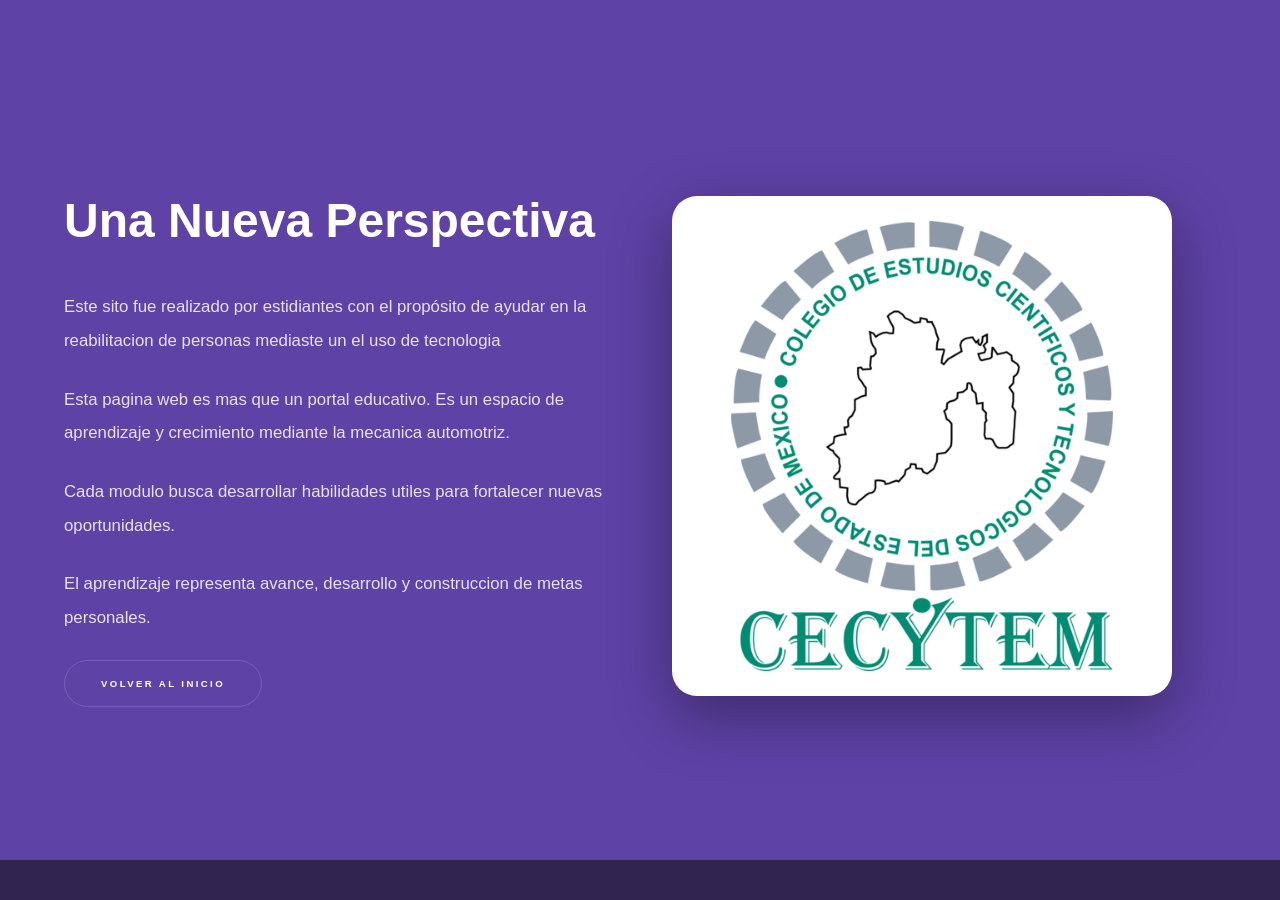
<file: quienes_somos.html>
<!DOCTYPE html>
<html>
  <head>
    <title>Quienes Somos</title>
    <meta charset="utf-8" />
    <meta name="viewport" content="width=device-width,initial-scale=1" />
    <link rel="stylesheet" href="assets/css/main.css" />
  </head>

  <body class="is-preload">
    <section class="wrapper style1 fullscreen fade-up">
      <div class="inner">
        <div class="contenedor">
          <div class="texto">
            <h1>Una Nueva Perspectiva</h1>
            <p>
              Este sito fue realizado por estidiantes con el propósito de ayudar
              en la reabilitacion de personas mediaste un el uso de tecnologia
            </p>
            <p>
              Esta pagina web es mas que un portal educativo. Es un espacio de
              aprendizaje y crecimiento mediante la mecanica automotriz.
            </p>
            <p>
              Cada modulo busca desarrollar habilidades utiles para fortalecer
              nuevas oportunidades.
            </p>
            <p>
              El aprendizaje representa avance, desarrollo y construccion de
              metas personales.
            </p>
            <a href="index.html" class="button">Volver al Inicio</a>
          </div>
          <div class="imagen">
            <img
              src="images/quienes.png"
              style="display: flex; align-items: center; gap: 20px"
              ,alt="Quienes Somos"
            />
          </div>
        </div>
      </div>
    </section>

    <script src="assets/js/jquery.min.js"></script>
    <script src="assets/js/browser.min.js"></script>
    <script src="assets/js/breakpoints.min.js"></script>
    <script src="assets/js/util.js"></script>
    <script src="assets/js/main.js"></script>
  </body>
</html>
</file>
<file: assets/css/noscript.css>
/*
	Hyperspace by HTML5 UP
	html5up.net | @ajlkn
	Free for personal and commercial use under the CCA 3.0 license (html5up.net/license)
*/

/* Spotlights */

	.spotlights > section > .image:before {
		opacity: 0 !important;
	}

	.spotlights > section > .content > .inner {
		-moz-transform: none !important;
		-webkit-transform: none !important;
		-ms-transform: none !important;
		transform: none !important;
		opacity: 1 !important;
	}

/* Wrapper */

	.wrapper > .inner {
		opacity: 1 !important;
		-moz-transform: none !important;
		-webkit-transform: none !important;
		-ms-transform: none !important;
		transform: none !important;
	}

/* Sidebar */

	#sidebar > .inner {
		opacity: 1 !important;
	}

	#sidebar nav > ul > li {
		-moz-transform: none !important;
		-webkit-transform: none !important;
		-ms-transform: none !important;
		transform: none !important;
		opacity: 1 !important;
	}
</file>
<file: assets/css/main.css>
@import url(fontawesome-all.min.css);

/*
	Hyperspace by HTML5 UP
	html5up.net | @ajlkn
	Free for personal and commercial use under the CCA 3.0 license (html5up.net/license)
*/

html,
body,
div,
span,
applet,
object,
iframe,
h1,
h2,
h3,
h4,
h5,
h6,
p,
blockquote,
pre,
a,
abbr,
acronym,
address,
big,
cite,
code,
del,
dfn,
em,
img,
ins,
kbd,
q,
s,
samp,
small,
strike,
strong,
sub,
sup,
tt,
var,
b,
u,
i,
center,
dl,
dt,
dd,
ol,
ul,
li,
fieldset,
form,
label,
legend,
table,
caption,
tbody,
tfoot,
thead,
tr,
th,
td,
article,
aside,
canvas,
details,
embed,
figure,
figcaption,
footer,
header,
hgroup,
menu,
nav,
output,
ruby,
section,
summary,
time,
mark,
audio,
video {
  margin: 0;
  padding: 0;
  border: 0;
  font-size: 100%;
  font: inherit;
  vertical-align: baseline;
}

article,
aside,
details,
figcaption,
figure,
footer,
header,
hgroup,
menu,
nav,
section {
  display: block;
}

body {
  line-height: 1;
}

ol,
ul {
  list-style: none;
}

blockquote,
q {
  quotes: none;
}

blockquote:before,
blockquote:after,
q:before,
q:after {
  content: "";
  content: none;
}

table {
  border-collapse: collapse;
  border-spacing: 0;
}

body {
  -webkit-text-size-adjust: none;
}

mark {
  background-color: transparent;
  color: inherit;
}

input::-moz-focus-inner {
  border: 0;
  padding: 0;
}

input,
select,
textarea {
  -moz-appearance: none;
  -webkit-appearance: none;
  -ms-appearance: none;
  appearance: none;
}

/* Basic */

@-ms-viewport {
  width: device-width;
}

body {
  -ms-overflow-style: scrollbar;
}

@media screen and (max-width: 480px) {
  html,
  body {
    min-width: 320px;
  }
}

html {
  box-sizing: border-box;
}

*,
*:before,
*:after {
  box-sizing: inherit;
}

body {
  background: #312450;
}

body.is-preload *,
body.is-preload *:before,
body.is-preload *:after {
  -moz-animation: none !important;
  -webkit-animation: none !important;
  -ms-animation: none !important;
  animation: none !important;
  -moz-transition: none !important;
  -webkit-transition: none !important;
  -ms-transition: none !important;
  transition: none !important;
}

/* Type */

body,
input,
select,
textarea {
  color: rgba(255, 255, 255, 0.55);
  font-family: Arial, Helvetica, sans-serif;
  font-size: 16.5pt;
  font-weight: normal;
  line-height: 1.75;
}

@media screen and (max-width: 1680px) {
  body,
  input,
  select,
  textarea {
    font-size: 13pt;
  }
}

@media screen and (max-width: 1280px) {
  body,
  input,
  select,
  textarea {
    font-size: 12pt;
  }
}

@media screen and (max-width: 360px) {
  body,
  input,
  select,
  textarea {
    font-size: 11pt;
  }
}

a {
  -moz-transition:
    color 0.2s ease,
    border-bottom-color 0.2s ease;
  -webkit-transition:
    color 0.2s ease,
    border-bottom-color 0.2s ease;
  -ms-transition:
    color 0.2s ease,
    border-bottom-color 0.2s ease;
  transition:
    color 0.2s ease,
    border-bottom-color 0.2s ease;
  border-bottom: dotted 1px rgba(255, 255, 255, 0.35);
  color: inherit;
  text-decoration: none;
}

a:hover {
  border-bottom-color: transparent;
  color: #ffffff;
}

strong,
b {
  color: #ffffff;
  font-weight: bold;
}

em,
i {
  font-style: italic;
}

p {
  margin: 0 0 2em 0;
}

h1,
h2,
h3,
h4,
h5,
h6 {
  color: #ffffff;
  font-weight: bold;
  line-height: 1.5;
  margin: 0 0 0.5em 0;
}

h1 a,
h2 a,
h3 a,
h4 a,
h5 a,
h6 a {
  color: inherit;
  text-decoration: none;
}

h1 {
  font-size: 2.75em;
}

h1.major {
  margin: 0 0 1.3em 0;
  position: relative;
  padding-bottom: 0.35em;
}

h1.major:after {
  background-image: -moz-linear-gradient(to right, #5e42a6, #b74e91);
  background-image: -webkit-linear-gradient(to right, #5e42a6, #b74e91);
  background-image: -ms-linear-gradient(to right, #5e42a6, #b74e91);
  background-image: linear-gradient(to right, #5e42a6, #b74e91);
  -moz-transition: max-width 0.2s ease;
  -webkit-transition: max-width 0.2s ease;
  -ms-transition: max-width 0.2s ease;
  transition: max-width 0.2s ease;
  border-radius: 0.2em;
  bottom: 0;
  content: "";
  height: 0.05em;
  position: absolute;
  right: 0;
  width: 100%;
}

h2 {
  font-size: 1.75em;
}

h3 {
  font-size: 1.1em;
}

h4 {
  font-size: 1em;
}

h5 {
  font-size: 0.8em;
}

h6 {
  font-size: 0.6em;
}

@media screen and (max-width: 736px) {
  h1 {
    font-size: 2em;
  }

  h2 {
    font-size: 1.25em;
  }

  h3 {
    font-size: 1em;
  }

  h4 {
    font-size: 0.8em;
  }

  h5 {
    font-size: 0.6em;
  }

  h6 {
    font-size: 0.6em;
  }
}

sub {
  font-size: 0.8em;
  position: relative;
  top: 0.5em;
}

sup {
  font-size: 0.8em;
  position: relative;
  top: -0.5em;
}

blockquote {
  border-left: solid 4px rgba(255, 255, 255, 0.15);
  font-style: italic;
  margin: 0 0 2em 0;
  padding: 0.5em 0 0.5em 2em;
}

code {
  background: rgba(255, 255, 255, 0.05);
  border-radius: 0.25em;
  border: solid 1px rgba(255, 255, 255, 0.15);
  font-family: "Courier New", monospace;
  font-size: 0.9em;
  margin: 0 0.25em;
  padding: 0.25em 0.65em;
}

pre {
  -webkit-overflow-scrolling: touch;
  font-family: "Courier New", monospace;
  font-size: 0.9em;
  margin: 0 0 2em 0;
}

pre code {
  display: block;
  line-height: 1.75em;
  padding: 1em 1.5em;
  overflow-x: auto;
}

hr {
  border: 0;
  border-bottom: solid 1px rgba(255, 255, 255, 0.15);
  margin: 2em 0;
}

hr.major {
  margin: 3em 0;
}

.align-left {
  text-align: left;
}

.align-center {
  text-align: center;
}

.align-right {
  text-align: right;
}

/* Row */

.row {
  display: flex;
  flex-wrap: wrap;
  box-sizing: border-box;
  align-items: stretch;
}

.row > * {
  box-sizing: border-box;
}

.row.gtr-uniform > * > :last-child {
  margin-bottom: 0;
}

.row.aln-left {
  justify-content: flex-start;
}

.row.aln-center {
  justify-content: center;
}

.row.aln-right {
  justify-content: flex-end;
}

.row.aln-top {
  align-items: flex-start;
}

.row.aln-middle {
  align-items: center;
}

.row.aln-bottom {
  align-items: flex-end;
}

.row > .imp {
  order: -1;
}

.row > .col-1 {
  width: 8.33333%;
}

.row > .off-1 {
  margin-left: 8.33333%;
}

.row > .col-2 {
  width: 16.66667%;
}

.row > .off-2 {
  margin-left: 16.66667%;
}

.row > .col-3 {
  width: 25%;
}

.row > .off-3 {
  margin-left: 25%;
}

.row > .col-4 {
  width: 33.33333%;
}

.row > .off-4 {
  margin-left: 33.33333%;
}

.row > .col-5 {
  width: 41.66667%;
}

.row > .off-5 {
  margin-left: 41.66667%;
}

.row > .col-6 {
  width: 50%;
}

.row > .off-6 {
  margin-left: 50%;
}

.row > .col-7 {
  width: 58.33333%;
}

.row > .off-7 {
  margin-left: 58.33333%;
}

.row > .col-8 {
  width: 66.66667%;
}

.row > .off-8 {
  margin-left: 66.66667%;
}

.row > .col-9 {
  width: 75%;
}

.row > .off-9 {
  margin-left: 75%;
}

.row > .col-10 {
  width: 83.33333%;
}

.row > .off-10 {
  margin-left: 83.33333%;
}

.row > .col-11 {
  width: 91.66667%;
}

.row > .off-11 {
  margin-left: 91.66667%;
}

.row > .col-12 {
  width: 100%;
}

.row > .off-12 {
  margin-left: 100%;
}

.row.gtr-0 {
  margin-top: 0;
  margin-left: 0em;
}

.row.gtr-0 > * {
  padding: 0 0 0 0em;
}

.row.gtr-0.gtr-uniform {
  margin-top: 0em;
}

.row.gtr-0.gtr-uniform > * {
  padding-top: 0em;
}

.row.gtr-25 {
  margin-top: 0;
  margin-left: -0.375em;
}

.row.gtr-25 > * {
  padding: 0 0 0 0.375em;
}

.row.gtr-25.gtr-uniform {
  margin-top: -0.375em;
}

.row.gtr-25.gtr-uniform > * {
  padding-top: 0.375em;
}

.row.gtr-50 {
  margin-top: 0;
  margin-left: -0.75em;
}

.row.gtr-50 > * {
  padding: 0 0 0 0.75em;
}

.row.gtr-50.gtr-uniform {
  margin-top: -0.75em;
}

.row.gtr-50.gtr-uniform > * {
  padding-top: 0.75em;
}

.row {
  margin-top: 0;
  margin-left: -1.5em;
}

.row > * {
  padding: 0 0 0 1.5em;
}

.row.gtr-uniform {
  margin-top: -1.5em;
}

.row.gtr-uniform > * {
  padding-top: 1.5em;
}

.row.gtr-150 {
  margin-top: 0;
  margin-left: -2.25em;
}

.row.gtr-150 > * {
  padding: 0 0 0 2.25em;
}

.row.gtr-150.gtr-uniform {
  margin-top: -2.25em;
}

.row.gtr-150.gtr-uniform > * {
  padding-top: 2.25em;
}

.row.gtr-200 {
  margin-top: 0;
  margin-left: -3em;
}

.row.gtr-200 > * {
  padding: 0 0 0 3em;
}

.row.gtr-200.gtr-uniform {
  margin-top: -3em;
}

.row.gtr-200.gtr-uniform > * {
  padding-top: 3em;
}

@media screen and (max-width: 1680px) {
  .row {
    display: flex;
    flex-wrap: wrap;
    box-sizing: border-box;
    align-items: stretch;
  }

  .row > * {
    box-sizing: border-box;
  }

  .row.gtr-uniform > * > :last-child {
    margin-bottom: 0;
  }

  .row.aln-left {
    justify-content: flex-start;
  }

  .row.aln-center {
    justify-content: center;
  }

  .row.aln-right {
    justify-content: flex-end;
  }

  .row.aln-top {
    align-items: flex-start;
  }

  .row.aln-middle {
    align-items: center;
  }

  .row.aln-bottom {
    align-items: flex-end;
  }

  .row > .imp-xlarge {
    order: -1;
  }

  .row > .col-1-xlarge {
    width: 8.33333%;
  }

  .row > .off-1-xlarge {
    margin-left: 8.33333%;
  }

  .row > .col-2-xlarge {
    width: 16.66667%;
  }

  .row > .off-2-xlarge {
    margin-left: 16.66667%;
  }

  .row > .col-3-xlarge {
    width: 25%;
  }

  .row > .off-3-xlarge {
    margin-left: 25%;
  }

  .row > .col-4-xlarge {
    width: 33.33333%;
  }

  .row > .off-4-xlarge {
    margin-left: 33.33333%;
  }

  .row > .col-5-xlarge {
    width: 41.66667%;
  }

  .row > .off-5-xlarge {
    margin-left: 41.66667%;
  }

  .row > .col-6-xlarge {
    width: 50%;
  }

  .row > .off-6-xlarge {
    margin-left: 50%;
  }

  .row > .col-7-xlarge {
    width: 58.33333%;
  }

  .row > .off-7-xlarge {
    margin-left: 58.33333%;
  }

  .row > .col-8-xlarge {
    width: 66.66667%;
  }

  .row > .off-8-xlarge {
    margin-left: 66.66667%;
  }

  .row > .col-9-xlarge {
    width: 75%;
  }

  .row > .off-9-xlarge {
    margin-left: 75%;
  }

  .row > .col-10-xlarge {
    width: 83.33333%;
  }

  .row > .off-10-xlarge {
    margin-left: 83.33333%;
  }

  .row > .col-11-xlarge {
    width: 91.66667%;
  }

  .row > .off-11-xlarge {
    margin-left: 91.66667%;
  }

  .row > .col-12-xlarge {
    width: 100%;
  }

  .row > .off-12-xlarge {
    margin-left: 100%;
  }

  .row.gtr-0 {
    margin-top: 0;
    margin-left: 0em;
  }

  .row.gtr-0 > * {
    padding: 0 0 0 0em;
  }

  .row.gtr-0.gtr-uniform {
    margin-top: 0em;
  }

  .row.gtr-0.gtr-uniform > * {
    padding-top: 0em;
  }

  .row.gtr-25 {
    margin-top: 0;
    margin-left: -0.375em;
  }

  .row.gtr-25 > * {
    padding: 0 0 0 0.375em;
  }

  .row.gtr-25.gtr-uniform {
    margin-top: -0.375em;
  }

  .row.gtr-25.gtr-uniform > * {
    padding-top: 0.375em;
  }

  .row.gtr-50 {
    margin-top: 0;
    margin-left: -0.75em;
  }

  .row.gtr-50 > * {
    padding: 0 0 0 0.75em;
  }

  .row.gtr-50.gtr-uniform {
    margin-top: -0.75em;
  }

  .row.gtr-50.gtr-uniform > * {
    padding-top: 0.75em;
  }

  .row {
    margin-top: 0;
    margin-left: -1.5em;
  }

  .row > * {
    padding: 0 0 0 1.5em;
  }

  .row.gtr-uniform {
    margin-top: -1.5em;
  }

  .row.gtr-uniform > * {
    padding-top: 1.5em;
  }

  .row.gtr-150 {
    margin-top: 0;
    margin-left: -2.25em;
  }

  .row.gtr-150 > * {
    padding: 0 0 0 2.25em;
  }

  .row.gtr-150.gtr-uniform {
    margin-top: -2.25em;
  }

  .row.gtr-150.gtr-uniform > * {
    padding-top: 2.25em;
  }

  .row.gtr-200 {
    margin-top: 0;
    margin-left: -3em;
  }

  .row.gtr-200 > * {
    padding: 0 0 0 3em;
  }

  .row.gtr-200.gtr-uniform {
    margin-top: -3em;
  }

  .row.gtr-200.gtr-uniform > * {
    padding-top: 3em;
  }
}

@media screen and (max-width: 1280px) {
  .row {
    display: flex;
    flex-wrap: wrap;
    box-sizing: border-box;
    align-items: stretch;
  }

  .row > * {
    box-sizing: border-box;
  }

  .row.gtr-uniform > * > :last-child {
    margin-bottom: 0;
  }

  .row.aln-left {
    justify-content: flex-start;
  }

  .row.aln-center {
    justify-content: center;
  }

  .row.aln-right {
    justify-content: flex-end;
  }

  .row.aln-top {
    align-items: flex-start;
  }

  .row.aln-middle {
    align-items: center;
  }

  .row.aln-bottom {
    align-items: flex-end;
  }

  .row > .imp-large {
    order: -1;
  }

  .row > .col-1-large {
    width: 8.33333%;
  }

  .row > .off-1-large {
    margin-left: 8.33333%;
  }

  .row > .col-2-large {
    width: 16.66667%;
  }

  .row > .off-2-large {
    margin-left: 16.66667%;
  }

  .row > .col-3-large {
    width: 25%;
  }

  .row > .off-3-large {
    margin-left: 25%;
  }

  .row > .col-4-large {
    width: 33.33333%;
  }

  .row > .off-4-large {
    margin-left: 33.33333%;
  }

  .row > .col-5-large {
    width: 41.66667%;
  }

  .row > .off-5-large {
    margin-left: 41.66667%;
  }

  .row > .col-6-large {
    width: 50%;
  }

  .row > .off-6-large {
    margin-left: 50%;
  }

  .row > .col-7-large {
    width: 58.33333%;
  }

  .row > .off-7-large {
    margin-left: 58.33333%;
  }

  .row > .col-8-large {
    width: 66.66667%;
  }

  .row > .off-8-large {
    margin-left: 66.66667%;
  }

  .row > .col-9-large {
    width: 75%;
  }

  .row > .off-9-large {
    margin-left: 75%;
  }

  .row > .col-10-large {
    width: 83.33333%;
  }

  .row > .off-10-large {
    margin-left: 83.33333%;
  }

  .row > .col-11-large {
    width: 91.66667%;
  }

  .row > .off-11-large {
    margin-left: 91.66667%;
  }

  .row > .col-12-large {
    width: 100%;
  }

  .row > .off-12-large {
    margin-left: 100%;
  }

  .row.gtr-0 {
    margin-top: 0;
    margin-left: 0em;
  }

  .row.gtr-0 > * {
    padding: 0 0 0 0em;
  }

  .row.gtr-0.gtr-uniform {
    margin-top: 0em;
  }

  .row.gtr-0.gtr-uniform > * {
    padding-top: 0em;
  }

  .row.gtr-25 {
    margin-top: 0;
    margin-left: -0.375em;
  }

  .row.gtr-25 > * {
    padding: 0 0 0 0.375em;
  }

  .row.gtr-25.gtr-uniform {
    margin-top: -0.375em;
  }

  .row.gtr-25.gtr-uniform > * {
    padding-top: 0.375em;
  }

  .row.gtr-50 {
    margin-top: 0;
    margin-left: -0.75em;
  }

  .row.gtr-50 > * {
    padding: 0 0 0 0.75em;
  }

  .row.gtr-50.gtr-uniform {
    margin-top: -0.75em;
  }

  .row.gtr-50.gtr-uniform > * {
    padding-top: 0.75em;
  }

  .row {
    margin-top: 0;
    margin-left: -1.5em;
  }

  .row > * {
    padding: 0 0 0 1.5em;
  }

  .row.gtr-uniform {
    margin-top: -1.5em;
  }

  .row.gtr-uniform > * {
    padding-top: 1.5em;
  }

  .row.gtr-150 {
    margin-top: 0;
    margin-left: -2.25em;
  }

  .row.gtr-150 > * {
    padding: 0 0 0 2.25em;
  }

  .row.gtr-150.gtr-uniform {
    margin-top: -2.25em;
  }

  .row.gtr-150.gtr-uniform > * {
    padding-top: 2.25em;
  }

  .row.gtr-200 {
    margin-top: 0;
    margin-left: -3em;
  }

  .row.gtr-200 > * {
    padding: 0 0 0 3em;
  }

  .row.gtr-200.gtr-uniform {
    margin-top: -3em;
  }

  .row.gtr-200.gtr-uniform > * {
    padding-top: 3em;
  }
}

@media screen and (max-width: 980px) {
  .row {
    display: flex;
    flex-wrap: wrap;
    box-sizing: border-box;
    align-items: stretch;
  }

  .row > * {
    box-sizing: border-box;
  }

  .row.gtr-uniform > * > :last-child {
    margin-bottom: 0;
  }

  .row.aln-left {
    justify-content: flex-start;
  }

  .row.aln-center {
    justify-content: center;
  }

  .row.aln-right {
    justify-content: flex-end;
  }

  .row.aln-top {
    align-items: flex-start;
  }

  .row.aln-middle {
    align-items: center;
  }

  .row.aln-bottom {
    align-items: flex-end;
  }

  .row > .imp-medium {
    order: -1;
  }

  .row > .col-1-medium {
    width: 8.33333%;
  }

  .row > .off-1-medium {
    margin-left: 8.33333%;
  }

  .row > .col-2-medium {
    width: 16.66667%;
  }

  .row > .off-2-medium {
    margin-left: 16.66667%;
  }

  .row > .col-3-medium {
    width: 25%;
  }

  .row > .off-3-medium {
    margin-left: 25%;
  }

  .row > .col-4-medium {
    width: 33.33333%;
  }

  .row > .off-4-medium {
    margin-left: 33.33333%;
  }

  .row > .col-5-medium {
    width: 41.66667%;
  }

  .row > .off-5-medium {
    margin-left: 41.66667%;
  }

  .row > .col-6-medium {
    width: 50%;
  }

  .row > .off-6-medium {
    margin-left: 50%;
  }

  .row > .col-7-medium {
    width: 58.33333%;
  }

  .row > .off-7-medium {
    margin-left: 58.33333%;
  }

  .row > .col-8-medium {
    width: 66.66667%;
  }

  .row > .off-8-medium {
    margin-left: 66.66667%;
  }

  .row > .col-9-medium {
    width: 75%;
  }

  .row > .off-9-medium {
    margin-left: 75%;
  }

  .row > .col-10-medium {
    width: 83.33333%;
  }

  .row > .off-10-medium {
    margin-left: 83.33333%;
  }

  .row > .col-11-medium {
    width: 91.66667%;
  }

  .row > .off-11-medium {
    margin-left: 91.66667%;
  }

  .row > .col-12-medium {
    width: 100%;
  }

  .row > .off-12-medium {
    margin-left: 100%;
  }

  .row.gtr-0 {
    margin-top: 0;
    margin-left: 0em;
  }

  .row.gtr-0 > * {
    padding: 0 0 0 0em;
  }

  .row.gtr-0.gtr-uniform {
    margin-top: 0em;
  }

  .row.gtr-0.gtr-uniform > * {
    padding-top: 0em;
  }

  .row.gtr-25 {
    margin-top: 0;
    margin-left: -0.375em;
  }

  .row.gtr-25 > * {
    padding: 0 0 0 0.375em;
  }

  .row.gtr-25.gtr-uniform {
    margin-top: -0.375em;
  }

  .row.gtr-25.gtr-uniform > * {
    padding-top: 0.375em;
  }

  .row.gtr-50 {
    margin-top: 0;
    margin-left: -0.75em;
  }

  .row.gtr-50 > * {
    padding: 0 0 0 0.75em;
  }

  .row.gtr-50.gtr-uniform {
    margin-top: -0.75em;
  }

  .row.gtr-50.gtr-uniform > * {
    padding-top: 0.75em;
  }

  .row {
    margin-top: 0;
    margin-left: -1.5em;
  }

  .row > * {
    padding: 0 0 0 1.5em;
  }

  .row.gtr-uniform {
    margin-top: -1.5em;
  }

  .row.gtr-uniform > * {
    padding-top: 1.5em;
  }

  .row.gtr-150 {
    margin-top: 0;
    margin-left: -2.25em;
  }

  .row.gtr-150 > * {
    padding: 0 0 0 2.25em;
  }

  .row.gtr-150.gtr-uniform {
    margin-top: -2.25em;
  }

  .row.gtr-150.gtr-uniform > * {
    padding-top: 2.25em;
  }

  .row.gtr-200 {
    margin-top: 0;
    margin-left: -3em;
  }

  .row.gtr-200 > * {
    padding: 0 0 0 3em;
  }

  .row.gtr-200.gtr-uniform {
    margin-top: -3em;
  }

  .row.gtr-200.gtr-uniform > * {
    padding-top: 3em;
  }
}

@media screen and (max-width: 736px) {
  .row {
    display: flex;
    flex-wrap: wrap;
    box-sizing: border-box;
    align-items: stretch;
  }

  .row > * {
    box-sizing: border-box;
  }

  .row.gtr-uniform > * > :last-child {
    margin-bottom: 0;
  }

  .row.aln-left {
    justify-content: flex-start;
  }

  .row.aln-center {
    justify-content: center;
  }

  .row.aln-right {
    justify-content: flex-end;
  }

  .row.aln-top {
    align-items: flex-start;
  }

  .row.aln-middle {
    align-items: center;
  }

  .row.aln-bottom {
    align-items: flex-end;
  }

  .row > .imp-small {
    order: -1;
  }

  .row > .col-1-small {
    width: 8.33333%;
  }

  .row > .off-1-small {
    margin-left: 8.33333%;
  }

  .row > .col-2-small {
    width: 16.66667%;
  }

  .row > .off-2-small {
    margin-left: 16.66667%;
  }

  .row > .col-3-small {
    width: 25%;
  }

  .row > .off-3-small {
    margin-left: 25%;
  }

  .row > .col-4-small {
    width: 33.33333%;
  }

  .row > .off-4-small {
    margin-left: 33.33333%;
  }

  .row > .col-5-small {
    width: 41.66667%;
  }

  .row > .off-5-small {
    margin-left: 41.66667%;
  }

  .row > .col-6-small {
    width: 50%;
  }

  .row > .off-6-small {
    margin-left: 50%;
  }

  .row > .col-7-small {
    width: 58.33333%;
  }

  .row > .off-7-small {
    margin-left: 58.33333%;
  }

  .row > .col-8-small {
    width: 66.66667%;
  }

  .row > .off-8-small {
    margin-left: 66.66667%;
  }

  .row > .col-9-small {
    width: 75%;
  }

  .row > .off-9-small {
    margin-left: 75%;
  }

  .row > .col-10-small {
    width: 83.33333%;
  }

  .row > .off-10-small {
    margin-left: 83.33333%;
  }

  .row > .col-11-small {
    width: 91.66667%;
  }

  .row > .off-11-small {
    margin-left: 91.66667%;
  }

  .row > .col-12-small {
    width: 100%;
  }

  .row > .off-12-small {
    margin-left: 100%;
  }

  .row.gtr-0 {
    margin-top: 0;
    margin-left: 0em;
  }

  .row.gtr-0 > * {
    padding: 0 0 0 0em;
  }

  .row.gtr-0.gtr-uniform {
    margin-top: 0em;
  }

  .row.gtr-0.gtr-uniform > * {
    padding-top: 0em;
  }

  .row.gtr-25 {
    margin-top: 0;
    margin-left: -0.375em;
  }

  .row.gtr-25 > * {
    padding: 0 0 0 0.375em;
  }

  .row.gtr-25.gtr-uniform {
    margin-top: -0.375em;
  }

  .row.gtr-25.gtr-uniform > * {
    padding-top: 0.375em;
  }

  .row.gtr-50 {
    margin-top: 0;
    margin-left: -0.75em;
  }

  .row.gtr-50 > * {
    padding: 0 0 0 0.75em;
  }

  .row.gtr-50.gtr-uniform {
    margin-top: -0.75em;
  }

  .row.gtr-50.gtr-uniform > * {
    padding-top: 0.75em;
  }

  .row {
    margin-top: 0;
    margin-left: -1.5em;
  }

  .row > * {
    padding: 0 0 0 1.5em;
  }

  .row.gtr-uniform {
    margin-top: -1.5em;
  }

  .row.gtr-uniform > * {
    padding-top: 1.5em;
  }

  .row.gtr-150 {
    margin-top: 0;
    margin-left: -2.25em;
  }

  .row.gtr-150 > * {
    padding: 0 0 0 2.25em;
  }

  .row.gtr-150.gtr-uniform {
    margin-top: -2.25em;
  }

  .row.gtr-150.gtr-uniform > * {
    padding-top: 2.25em;
  }

  .row.gtr-200 {
    margin-top: 0;
    margin-left: -3em;
  }

  .row.gtr-200 > * {
    padding: 0 0 0 3em;
  }

  .row.gtr-200.gtr-uniform {
    margin-top: -3em;
  }

  .row.gtr-200.gtr-uniform > * {
    padding-top: 3em;
  }
}

@media screen and (max-width: 480px) {
  .row {
    display: flex;
    flex-wrap: wrap;
    box-sizing: border-box;
    align-items: stretch;
  }

  .row > * {
    box-sizing: border-box;
  }

  .row.gtr-uniform > * > :last-child {
    margin-bottom: 0;
  }

  .row.aln-left {
    justify-content: flex-start;
  }

  .row.aln-center {
    justify-content: center;
  }

  .row.aln-right {
    justify-content: flex-end;
  }

  .row.aln-top {
    align-items: flex-start;
  }

  .row.aln-middle {
    align-items: center;
  }

  .row.aln-bottom {
    align-items: flex-end;
  }

  .row > .imp-xsmall {
    order: -1;
  }

  .row > .col-1-xsmall {
    width: 8.33333%;
  }

  .row > .off-1-xsmall {
    margin-left: 8.33333%;
  }

  .row > .col-2-xsmall {
    width: 16.66667%;
  }

  .row > .off-2-xsmall {
    margin-left: 16.66667%;
  }

  .row > .col-3-xsmall {
    width: 25%;
  }

  .row > .off-3-xsmall {
    margin-left: 25%;
  }

  .row > .col-4-xsmall {
    width: 33.33333%;
  }

  .row > .off-4-xsmall {
    margin-left: 33.33333%;
  }

  .row > .col-5-xsmall {
    width: 41.66667%;
  }

  .row > .off-5-xsmall {
    margin-left: 41.66667%;
  }

  .row > .col-6-xsmall {
    width: 50%;
  }

  .row > .off-6-xsmall {
    margin-left: 50%;
  }

  .row > .col-7-xsmall {
    width: 58.33333%;
  }

  .row > .off-7-xsmall {
    margin-left: 58.33333%;
  }

  .row > .col-8-xsmall {
    width: 66.66667%;
  }

  .row > .off-8-xsmall {
    margin-left: 66.66667%;
  }

  .row > .col-9-xsmall {
    width: 75%;
  }

  .row > .off-9-xsmall {
    margin-left: 75%;
  }

  .row > .col-10-xsmall {
    width: 83.33333%;
  }

  .row > .off-10-xsmall {
    margin-left: 83.33333%;
  }

  .row > .col-11-xsmall {
    width: 91.66667%;
  }

  .row > .off-11-xsmall {
    margin-left: 91.66667%;
  }

  .row > .col-12-xsmall {
    width: 100%;
  }

  .row > .off-12-xsmall {
    margin-left: 100%;
  }

  .row.gtr-0 {
    margin-top: 0;
    margin-left: 0em;
  }

  .row.gtr-0 > * {
    padding: 0 0 0 0em;
  }

  .row.gtr-0.gtr-uniform {
    margin-top: 0em;
  }

  .row.gtr-0.gtr-uniform > * {
    padding-top: 0em;
  }

  .row.gtr-25 {
    margin-top: 0;
    margin-left: -0.375em;
  }

  .row.gtr-25 > * {
    padding: 0 0 0 0.375em;
  }

  .row.gtr-25.gtr-uniform {
    margin-top: -0.375em;
  }

  .row.gtr-25.gtr-uniform > * {
    padding-top: 0.375em;
  }

  .row.gtr-50 {
    margin-top: 0;
    margin-left: -0.75em;
  }

  .row.gtr-50 > * {
    padding: 0 0 0 0.75em;
  }

  .row.gtr-50.gtr-uniform {
    margin-top: -0.75em;
  }

  .row.gtr-50.gtr-uniform > * {
    padding-top: 0.75em;
  }

  .row {
    margin-top: 0;
    margin-left: -1.5em;
  }

  .row > * {
    padding: 0 0 0 1.5em;
  }

  .row.gtr-uniform {
    margin-top: -1.5em;
  }

  .row.gtr-uniform > * {
    padding-top: 1.5em;
  }

  .row.gtr-150 {
    margin-top: 0;
    margin-left: -2.25em;
  }

  .row.gtr-150 > * {
    padding: 0 0 0 2.25em;
  }

  .row.gtr-150.gtr-uniform {
    margin-top: -2.25em;
  }

  .row.gtr-150.gtr-uniform > * {
    padding-top: 2.25em;
  }

  .row.gtr-200 {
    margin-top: 0;
    margin-left: -3em;
  }

  .row.gtr-200 > * {
    padding: 0 0 0 3em;
  }

  .row.gtr-200.gtr-uniform {
    margin-top: -3em;
  }

  .row.gtr-200.gtr-uniform > * {
    padding-top: 3em;
  }
}

/* Box */

.box {
  border-radius: 0.25em;
  border: solid 1px rgba(255, 255, 255, 0.15);
  margin-bottom: 2em;
  padding: 1.5em;
}

.box > :last-child,
.box > :last-child > :last-child,
.box > :last-child > :last-child > :last-child {
  margin-bottom: 0;
}

.box.alt {
  border: 0;
  border-radius: 0;
  padding: 0;
}

/* Button */

input[type="submit"],
input[type="reset"],
input[type="button"],
button,
.button {
  -moz-appearance: none;
  -webkit-appearance: none;
  -ms-appearance: none;
  appearance: none;
  -moz-transition: border-color 0.2s ease;
  -webkit-transition: border-color 0.2s ease;
  -ms-transition: border-color 0.2s ease;
  transition: border-color 0.2s ease;
  background-color: transparent;
  border: solid 1px !important;
  border-color: rgba(255, 255, 255, 0.15) !important;
  border-radius: 3em;
  color: #ffffff !important;
  cursor: pointer;
  display: inline-block;
  font-size: 0.6em;
  font-weight: bold;
  height: calc(4.75em + 2px);
  letter-spacing: 0.25em;
  line-height: 4.75em;
  outline: 0;
  padding: 0 3.75em;
  position: relative;
  text-align: center;
  text-decoration: none;
  text-transform: uppercase;
  white-space: nowrap;
}

input[type="submit"]:after,
input[type="reset"]:after,
input[type="button"]:after,
button:after,
.button:after {
  -moz-transform: scale(0.25);
  -webkit-transform: scale(0.25);
  -ms-transform: scale(0.25);
  transform: scale(0.25);
  pointer-events: none;
  -moz-transition:
    opacity 0.2s ease,
    -moz-transform 0.2s ease;
  -webkit-transition:
    opacity 0.2s ease,
    -webkit-transform 0.2s ease;
  -ms-transition:
    opacity 0.2s ease,
    -ms-transform 0.2s ease;
  transition:
    opacity 0.2s ease,
    transform 0.2s ease;
  background: #ffffff;
  border-radius: 3em;
  content: "";
  height: 100%;
  left: 0;
  opacity: 0;
  position: absolute;
  top: 0;
  width: 100%;
}

input[type="submit"].icon:before,
input[type="reset"].icon:before,
input[type="button"].icon:before,
button.icon:before,
.button.icon:before {
  margin-right: 0.75em;
}

input[type="submit"].fit,
input[type="reset"].fit,
input[type="button"].fit,
button.fit,
.button.fit {
  width: 100%;
}

input[type="submit"].small,
input[type="reset"].small,
input[type="button"].small,
button.small,
.button.small {
  font-size: 0.4em;
}

input[type="submit"].large,
input[type="reset"].large,
input[type="button"].large,
button.large,
.button.large {
  font-size: 0.8em;
}

input[type="submit"].primary,
input[type="reset"].primary,
input[type="button"].primary,
button.primary,
.button.primary {
  background-color: #ffffff;
  color: #312450 !important;
}

input[type="submit"].primary:after,
input[type="reset"].primary:after,
input[type="button"].primary:after,
button.primary:after,
.button.primary:after {
  display: none;
}

input[type="submit"].disabled,
input[type="submit"]:disabled,
input[type="reset"].disabled,
input[type="reset"]:disabled,
input[type="button"].disabled,
input[type="button"]:disabled,
button.disabled,
button:disabled,
.button.disabled,
.button:disabled {
  cursor: default;
  opacity: 0.5;
  pointer-events: none;
}

input[type="submit"]:hover,
input[type="reset"]:hover,
input[type="button"]:hover,
button:hover,
.button:hover {
  border-color: rgba(255, 255, 255, 0.55) !important;
}

input[type="submit"]:hover:after,
input[type="reset"]:hover:after,
input[type="button"]:hover:after,
button:hover:after,
.button:hover:after {
  opacity: 0.05;
  -moz-transform: scale(1);
  -webkit-transform: scale(1);
  -ms-transform: scale(1);
  transform: scale(1);
}

input[type="submit"]:hover:active,
input[type="reset"]:hover:active,
input[type="button"]:hover:active,
button:hover:active,
.button:hover:active {
  border-color: #ffffff !important;
}

input[type="submit"]:hover:active:after,
input[type="reset"]:hover:active:after,
input[type="button"]:hover:active:after,
button:hover:active:after,
.button:hover:active:after {
  opacity: 0.1;
}

/* Features */

.features {
  display: -moz-flex;
  display: -webkit-flex;
  display: -ms-flex;
  display: flex;
  -moz-flex-wrap: wrap;
  -webkit-flex-wrap: wrap;
  -ms-flex-wrap: wrap;
  flex-wrap: wrap;
  border-radius: 0.25em;
  border: solid 1px rgba(255, 255, 255, 0.15);
  background: rgba(255, 255, 255, 0.05);
  margin: 0 0 2em 0;
}

.features section {
  padding: 3.5em 3em 1em 7em;
  width: 50%;
  border-top: solid 1px rgba(255, 255, 255, 0.15);
  position: relative;
}

.features section:nth-child(-n + 2) {
  border-top-width: 0;
}

.features section:nth-child(2n) {
  border-left: solid 1px rgba(255, 255, 255, 0.15);
}

.features section .icon {
  -moz-transition:
    opacity 0.5s ease,
    -moz-transform 0.5s ease;
  -webkit-transition:
    opacity 0.5s ease,
    -webkit-transform 0.5s ease;
  -ms-transition:
    opacity 0.5s ease,
    -ms-transform 0.5s ease;
  transition:
    opacity 0.5s ease,
    transform 0.5s ease;
  -moz-transition-delay: 1s;
  -webkit-transition-delay: 1s;
  -ms-transition-delay: 1s;
  transition-delay: 1s;
  -moz-transform: scale(1);
  -webkit-transform: scale(1);
  -ms-transform: scale(1);
  transform: scale(1);
  position: absolute;
  left: 3em;
  top: 3em;
  opacity: 1;
}

.features section:nth-child(1) .icon {
  -moz-transition-delay: 0.15s;
  -webkit-transition-delay: 0.15s;
  -ms-transition-delay: 0.15s;
  transition-delay: 0.15s;
}

.features section:nth-child(2) .icon {
  -moz-transition-delay: 0.3s;
  -webkit-transition-delay: 0.3s;
  -ms-transition-delay: 0.3s;
  transition-delay: 0.3s;
}

.features section:nth-child(3) .icon {
  -moz-transition-delay: 0.45s;
  -webkit-transition-delay: 0.45s;
  -ms-transition-delay: 0.45s;
  transition-delay: 0.45s;
}

.features section:nth-child(4) .icon {
  -moz-transition-delay: 0.6s;
  -webkit-transition-delay: 0.6s;
  -ms-transition-delay: 0.6s;
  transition-delay: 0.6s;
}

.features section:nth-child(5) .icon {
  -moz-transition-delay: 0.75s;
  -webkit-transition-delay: 0.75s;
  -ms-transition-delay: 0.75s;
  transition-delay: 0.75s;
}

.features section:nth-child(6) .icon {
  -moz-transition-delay: 0.9s;
  -webkit-transition-delay: 0.9s;
  -ms-transition-delay: 0.9s;
  transition-delay: 0.9s;
}

.features section:nth-child(7) .icon {
  -moz-transition-delay: 1.05s;
  -webkit-transition-delay: 1.05s;
  -ms-transition-delay: 1.05s;
  transition-delay: 1.05s;
}

.features section:nth-child(8) .icon {
  -moz-transition-delay: 1.2s;
  -webkit-transition-delay: 1.2s;
  -ms-transition-delay: 1.2s;
  transition-delay: 1.2s;
}

.features section:nth-child(9) .icon {
  -moz-transition-delay: 1.35s;
  -webkit-transition-delay: 1.35s;
  -ms-transition-delay: 1.35s;
  transition-delay: 1.35s;
}

.features section:nth-child(10) .icon {
  -moz-transition-delay: 1.5s;
  -webkit-transition-delay: 1.5s;
  -ms-transition-delay: 1.5s;
  transition-delay: 1.5s;
}

.features section:nth-child(11) .icon {
  -moz-transition-delay: 1.65s;
  -webkit-transition-delay: 1.65s;
  -ms-transition-delay: 1.65s;
  transition-delay: 1.65s;
}

.features section:nth-child(12) .icon {
  -moz-transition-delay: 1.8s;
  -webkit-transition-delay: 1.8s;
  -ms-transition-delay: 1.8s;
  transition-delay: 1.8s;
}

.features section:nth-child(13) .icon {
  -moz-transition-delay: 1.95s;
  -webkit-transition-delay: 1.95s;
  -ms-transition-delay: 1.95s;
  transition-delay: 1.95s;
}

.features section:nth-child(14) .icon {
  -moz-transition-delay: 2.1s;
  -webkit-transition-delay: 2.1s;
  -ms-transition-delay: 2.1s;
  transition-delay: 2.1s;
}

.features section:nth-child(15) .icon {
  -moz-transition-delay: 2.25s;
  -webkit-transition-delay: 2.25s;
  -ms-transition-delay: 2.25s;
  transition-delay: 2.25s;
}

.features section:nth-child(16) .icon {
  -moz-transition-delay: 2.4s;
  -webkit-transition-delay: 2.4s;
  -ms-transition-delay: 2.4s;
  transition-delay: 2.4s;
}

.features section:nth-child(17) .icon {
  -moz-transition-delay: 2.55s;
  -webkit-transition-delay: 2.55s;
  -ms-transition-delay: 2.55s;
  transition-delay: 2.55s;
}

.features section:nth-child(18) .icon {
  -moz-transition-delay: 2.7s;
  -webkit-transition-delay: 2.7s;
  -ms-transition-delay: 2.7s;
  transition-delay: 2.7s;
}

.features section:nth-child(19) .icon {
  -moz-transition-delay: 2.85s;
  -webkit-transition-delay: 2.85s;
  -ms-transition-delay: 2.85s;
  transition-delay: 2.85s;
}

.features section:nth-child(20) .icon {
  -moz-transition-delay: 3s;
  -webkit-transition-delay: 3s;
  -ms-transition-delay: 3s;
  transition-delay: 3s;
}

.features.inactive section .icon {
  -moz-transform: scale(0.5);
  -webkit-transform: scale(0.5);
  -ms-transform: scale(0.5);
  transform: scale(0.5);
  opacity: 0;
}

@media screen and (max-width: 980px) {
  .features {
    display: block;
  }

  .features section {
    border-top-width: 1px !important;
    border-left-width: 0 !important;
    width: 100%;
  }

  .features section:first-child {
    border-top-width: 0 !important;
  }
}

@media screen and (max-width: 736px) {
  .features section {
    padding: 2.5em 1.5em 0.1em 5.5em;
  }

  .features section .icon {
    left: 1.5em;
    top: 2em;
  }
}

@media screen and (max-width: 480px) {
  .features section {
    padding: 2em 1.5em 0.1em 1.5em;
  }

  .features section .icon {
    left: 0;
    position: relative;
    top: 0;
  }
}

/* Form */

form {
  margin: 0 0 2em 0;
}

form > :last-child {
  margin-bottom: 0;
}

form > .fields {
  display: -moz-flex;
  display: -webkit-flex;
  display: -ms-flex;
  display: flex;
  -moz-flex-wrap: wrap;
  -webkit-flex-wrap: wrap;
  -ms-flex-wrap: wrap;
  flex-wrap: wrap;
  width: calc(100% + 3em);
  margin: -1.5em 0 2em -1.5em;
}

form > .fields > .field {
  -moz-flex-grow: 0;
  -webkit-flex-grow: 0;
  -ms-flex-grow: 0;
  flex-grow: 0;
  -moz-flex-shrink: 0;
  -webkit-flex-shrink: 0;
  -ms-flex-shrink: 0;
  flex-shrink: 0;
  padding: 1.5em 0 0 1.5em;
  width: calc(100% - 1.5em);
}

form > .fields > .field.half {
  width: calc(50% - 0.75em);
}

form > .fields > .field.third {
  width: calc(100% / 3 - 0.5em);
}

form > .fields > .field.quarter {
  width: calc(25% - 0.375em);
}

@media screen and (max-width: 480px) {
  form > .fields {
    width: calc(100% + 3em);
    margin: -1.5em 0 2em -1.5em;
  }

  form > .fields > .field {
    padding: 1.5em 0 0 1.5em;
    width: calc(100% - 1.5em);
  }

  form > .fields > .field.half {
    width: calc(100% - 1.5em);
  }

  form > .fields > .field.third {
    width: calc(100% - 1.5em);
  }

  form > .fields > .field.quarter {
    width: calc(100% - 1.5em);
  }
}

label {
  color: #ffffff;
  font-weight: bold;
  line-height: 1.5;
  margin: 0 0 0.7em 0;
  display: block;
  font-size: 1.1em;
}

input[type="text"],
input[type="password"],
input[type="email"],
input[type="tel"],
select,
textarea {
  -moz-appearance: none;
  -webkit-appearance: none;
  -ms-appearance: none;
  appearance: none;
  background: rgba(255, 255, 255, 0.05);
  border-radius: 0.25em;
  border: none;
  border: solid 1px rgba(255, 255, 255, 0.15);
  color: inherit;
  display: block;
  outline: 0;
  padding: 0 1em;
  text-decoration: none;
  width: 100%;
}

input[type="text"]:invalid,
input[type="password"]:invalid,
input[type="email"]:invalid,
input[type="tel"]:invalid,
select:invalid,
textarea:invalid {
  box-shadow: none;
}

input[type="text"]:focus,
input[type="password"]:focus,
input[type="email"]:focus,
input[type="tel"]:focus,
select:focus,
textarea:focus {
  border-color: #ffffff;
  box-shadow: 0 0 0 1px #ffffff;
}

select {
  background-image: url("data:image/svg+xml;charset=utf8,%3Csvg xmlns='http://www.w3.org/2000/svg' width='40' height='40' preserveAspectRatio='none' viewBox='0 0 40 40'%3E%3Cpath d='M9.4,12.3l10.4,10.4l10.4-10.4c0.2-0.2,0.5-0.4,0.9-0.4c0.3,0,0.6,0.1,0.9,0.4l3.3,3.3c0.2,0.2,0.4,0.5,0.4,0.9 c0,0.4-0.1,0.6-0.4,0.9L20.7,31.9c-0.2,0.2-0.5,0.4-0.9,0.4c-0.3,0-0.6-0.1-0.9-0.4L4.3,17.3c-0.2-0.2-0.4-0.5-0.4-0.9 c0-0.4,0.1-0.6,0.4-0.9l3.3-3.3c0.2-0.2,0.5-0.4,0.9-0.4S9.1,12.1,9.4,12.3z' fill='rgba(255, 255, 255, 0.15)' /%3E%3C/svg%3E");
  background-size: 1.25rem;
  background-repeat: no-repeat;
  background-position: calc(100% - 1rem) center;
  height: 2.75em;
  padding-right: 2.75em;
  text-overflow: ellipsis;
}

select option {
  color: #ffffff;
  background: #312450;
}

select:focus::-ms-value {
  background-color: transparent;
}

select::-ms-expand {
  display: none;
}

input[type="text"],
input[type="password"],
input[type="email"],
select {
  height: 2.75em;
}

textarea {
  padding: 0.75em 1em;
}

body.is-ie textarea {
  min-height: 10em;
}

input[type="checkbox"],
input[type="radio"] {
  -moz-appearance: none;
  -webkit-appearance: none;
  -ms-appearance: none;
  appearance: none;
  display: block;
  float: left;
  margin-right: -2em;
  opacity: 0;
  width: 1em;
  z-index: -1;
}

input[type="checkbox"] + label,
input[type="radio"] + label {
  text-decoration: none;
  color: rgba(255, 255, 255, 0.55);
  cursor: pointer;
  display: inline-block;
  font-size: 1em;
  font-weight: normal;
  padding-left: 2.4em;
  padding-right: 0.75em;
  position: relative;
}

input[type="checkbox"] + label:before,
input[type="radio"] + label:before {
  -moz-osx-font-smoothing: grayscale;
  -webkit-font-smoothing: antialiased;
  display: inline-block;
  font-style: normal;
  font-variant: normal;
  text-rendering: auto;
  line-height: 1;
  text-transform: none !important;
  font-family: "Font Awesome 5 Free";
  font-weight: 900;
}

input[type="checkbox"] + label:before,
input[type="radio"] + label:before {
  background: rgba(255, 255, 255, 0.05);
  border-radius: 0.25em;
  border: solid 1px rgba(255, 255, 255, 0.15);
  content: "";
  display: inline-block;
  font-size: 0.8em;
  height: 2.0625em;
  left: 0;
  line-height: 2.0625em;
  position: absolute;
  text-align: center;
  top: 0;
  width: 2.0625em;
}

input[type="checkbox"]:checked + label:before,
input[type="radio"]:checked + label:before {
  background: #ffffff;
  border-color: #ffffff;
  color: #b74e91;
  content: "\f00c";
}

input[type="checkbox"]:focus + label:before,
input[type="radio"]:focus + label:before {
  border-color: #ffffff;
  box-shadow: 0 0 0 1px #ffffff;
}

input[type="checkbox"] + label:before {
  border-radius: 0.25em;
}

input[type="radio"] + label:before {
  border-radius: 100%;
}

::-webkit-input-placeholder {
  color: rgba(255, 255, 255, 0.35) !important;
  opacity: 1;
}

:-moz-placeholder {
  color: rgba(255, 255, 255, 0.35) !important;
  opacity: 1;
}

::-moz-placeholder {
  color: rgba(255, 255, 255, 0.35) !important;
  opacity: 1;
}

:-ms-input-placeholder {
  color: rgba(255, 255, 255, 0.35) !important;
  opacity: 1;
}

/* Icon */

.icon {
  text-decoration: none;
  border-bottom: none;
  position: relative;
}

.icon:before {
  -moz-osx-font-smoothing: grayscale;
  -webkit-font-smoothing: antialiased;
  display: inline-block;
  font-style: normal;
  font-variant: normal;
  text-rendering: auto;
  line-height: 1;
  text-transform: none !important;
  font-family: "Font Awesome 5 Free";
  font-weight: 400;
}

.icon > .label {
  display: none;
}

.icon:before {
  line-height: inherit;
}

.icon.solid:before {
  font-weight: 900;
}

.icon.brands:before {
  font-family: "Font Awesome 5 Brands";
}

.icon.major {
  width: 2.5em;
  height: 2.5em;
  display: block;
  background: #ffffff;
  border-radius: 100%;
  color: #312450;
  text-align: center;
  line-height: 2.5em;
  margin: 0 0 1.3em 0;
}

.icon.major:before {
  font-size: 1.25em;
}

.wrapper.style1 .icon.major:before {
  color: #5e42a6;
}

.wrapper.style1-alt .icon.major:before {
  color: #493382;
}

.wrapper.style2 .icon.major:before {
  color: #5052b5;
}

.wrapper.style2-alt .icon.major:before {
  color: #3e4094;
}

.wrapper.style3 .icon.major:before {
  color: #b74e91;
}

.wrapper.style3-alt .icon.major:before {
  color: #953d75;
}

/* Image */

.image {
  border-radius: 0.25em;
  border: 0;
  display: inline-block;
  position: relative;
}

.image img {
  border-radius: 0.25em;
  display: block;
}

.image.left,
.image.right {
  max-width: 40%;
}

.image.left img,
.image.right img {
  width: 100%;
}

.image.left {
  float: left;
  margin: 0 1.5em 1em 0;
  top: 0.25em;
}

.image.right {
  float: right;
  margin: 0 0 1em 1.5em;
  top: 0.25em;
}

.image.fit {
  display: block;
  margin: 0 0 2em 0;
  width: 100%;
}

.image.fit img {
  width: 100%;
}

.image.main {
  display: block;
  margin: 0 0 3em 0;
  width: 100%;
}

.image.main img {
  width: 100%;
}

/* List */

ol {
  list-style: decimal;
  margin: 0 0 2em 0;
  padding-left: 1.25em;
}

ol li {
  padding-left: 0.25em;
}

ul {
  list-style: disc;
  margin: 0 0 2em 0;
  padding-left: 1em;
}

ul li {
  padding-left: 0.5em;
}

ul.alt {
  list-style: none;
  padding-left: 0;
}

ul.alt li {
  border-top: solid 1px rgba(255, 255, 255, 0.15);
  padding: 0.5em 0;
}

ul.alt li:first-child {
  border-top: 0;
  padding-top: 0;
}

dl {
  margin: 0 0 2em 0;
}

dl dt {
  display: block;
  font-weight: bold;
  margin: 0 0 1em 0;
}

dl dd {
  margin-left: 2em;
}

/* Actions */

ul.actions {
  display: -moz-flex;
  display: -webkit-flex;
  display: -ms-flex;
  display: flex;
  cursor: default;
  list-style: none;
  margin-left: -1em;
  padding-left: 0;
}

ul.actions li {
  padding: 0 0 0 1em;
  vertical-align: middle;
}

ul.actions.special {
  -moz-justify-content: center;
  -webkit-justify-content: center;
  -ms-justify-content: center;
  justify-content: center;
  width: 100%;
  margin-left: 0;
}

ul.actions.special li:first-child {
  padding-left: 0;
}

ul.actions.stacked {
  -moz-flex-direction: column;
  -webkit-flex-direction: column;
  -ms-flex-direction: column;
  flex-direction: column;
  margin-left: 0;
}

ul.actions.stacked li {
  padding: 1.3em 0 0 0;
}

ul.actions.stacked li:first-child {
  padding-top: 0;
}

ul.actions.fit {
  width: calc(100% + 1em);
}

ul.actions.fit li {
  -moz-flex-grow: 1;
  -webkit-flex-grow: 1;
  -ms-flex-grow: 1;
  flex-grow: 1;
  -moz-flex-shrink: 1;
  -webkit-flex-shrink: 1;
  -ms-flex-shrink: 1;
  flex-shrink: 1;
  width: 100%;
}

ul.actions.fit li > * {
  width: 100%;
}

ul.actions.fit.stacked {
  width: 100%;
}

@media screen and (max-width: 480px) {
  ul.actions:not(.fixed) {
    -moz-flex-direction: column;
    -webkit-flex-direction: column;
    -ms-flex-direction: column;
    flex-direction: column;
    margin-left: 0;
    width: 100% !important;
  }

  ul.actions:not(.fixed) li {
    -moz-flex-grow: 1;
    -webkit-flex-grow: 1;
    -ms-flex-grow: 1;
    flex-grow: 1;
    -moz-flex-shrink: 1;
    -webkit-flex-shrink: 1;
    -ms-flex-shrink: 1;
    flex-shrink: 1;
    padding: 1em 0 0 0;
    text-align: center;
    width: 100%;
  }

  ul.actions:not(.fixed) li > * {
    width: 100%;
  }

  ul.actions:not(.fixed) li:first-child {
    padding-top: 0;
  }

  ul.actions:not(.fixed) li input[type="submit"],
  ul.actions:not(.fixed) li input[type="reset"],
  ul.actions:not(.fixed) li input[type="button"],
  ul.actions:not(.fixed) li button,
  ul.actions:not(.fixed) li .button {
    width: 100%;
  }

  ul.actions:not(.fixed) li input[type="submit"].icon:before,
  ul.actions:not(.fixed) li input[type="reset"].icon:before,
  ul.actions:not(.fixed) li input[type="button"].icon:before,
  ul.actions:not(.fixed) li button.icon:before,
  ul.actions:not(.fixed) li .button.icon:before {
    margin-left: -0.5rem;
  }
}

/* Contact */

ul.contact {
  list-style: none;
  padding: 0;
}

ul.contact > li {
  padding: 0;
  margin: 2.5em 0 0 0;
}

ul.contact > li:first-child {
  margin-top: 0;
}

/* Icons */

ul.icons {
  cursor: default;
  list-style: none;
  padding-left: 0;
}

ul.icons li {
  display: inline-block;
  padding: 0 0.75em 0 0;
}

ul.icons li:last-child {
  padding-right: 0;
}

ul.icons li > a,
ul.icons li > span {
  border: 0;
}

ul.icons li > a .label,
ul.icons li > span .label {
  display: none;
}

/* Menu */

ul.menu {
  list-style: none;
  padding: 0;
}

ul.menu > li {
  border-left: solid 1px rgba(255, 255, 255, 0.15);
  display: inline-block;
  line-height: 1;
  margin-left: 1.5em;
  padding: 0 0 0 1.5em;
}

ul.menu > li:first-child {
  border-left: 0;
  margin: 0;
  padding-left: 0;
}

@media screen and (max-width: 480px) {
  ul.menu > li {
    border-left: 0;
    display: block;
    line-height: inherit;
    margin: 0.5em 0 0 0;
    padding-left: 0;
  }
}

/* Section/Article */

section.special,
article.special {
  text-align: center;
}

header p {
  color: rgba(255, 255, 255, 0.35);
  position: relative;
  margin: 0 0 1.5em 0;
}

header h2 + p {
  font-size: 1.25em;
  margin-top: -1em;
  line-height: 1.5em;
}

header h3 + p {
  font-size: 1.1em;
  margin-top: -0.8em;
  line-height: 1.5em;
}

header h4 + p,
header h5 + p,
header h6 + p {
  font-size: 0.9em;
  margin-top: -0.6em;
  line-height: 1.5em;
}

/* Split */

.split {
  display: -moz-flex;
  display: -webkit-flex;
  display: -ms-flex;
  display: flex;
}

.split > * {
  width: calc(50% - 2.5em);
}

.split > :nth-child(2n - 1) {
  padding-right: 2.5em;
  border-right: solid 1px rgba(255, 255, 255, 0.15);
}

.split > :nth-child(2n) {
  padding-left: 2.5em;
}

.split.style1 > :nth-child(2n - 1) {
  width: calc(66.66666% - 2.5em);
}

.split.style1 > :nth-child(2n) {
  width: calc(33.33333% - 2.5em);
}

@media screen and (max-width: 1680px) {
  .split > * {
    width: calc(50% - 2em);
  }

  .split > :nth-child(2n - 1) {
    padding-right: 2em;
  }

  .split > :nth-child(2n) {
    padding-left: 2em;
  }

  .split.style1 > :nth-child(2n - 1) {
    width: calc(66.66666% - 2em);
  }

  .split.style1 > :nth-child(2n) {
    width: calc(33.33333% - 2em);
  }
}

@media screen and (max-width: 980px) {
  .split {
    display: block;
  }

  .split > * {
    border-top: solid 1px rgba(255, 255, 255, 0.15);
    margin: 4em 0 0 0;
    padding: 4em 0 0 0;
    width: 100% !important;
  }

  .split > :nth-child(2n - 1) {
    border-right: 0;
    padding-right: 0;
  }

  .split > :nth-child(2n) {
    padding-left: 0;
  }

  .split > :first-child {
    border-top: 0;
    margin-top: 0;
    padding-top: 0;
  }
}

@media screen and (max-width: 736px) {
  .split > * {
    margin: 3em 0 0 0;
    padding: 3em 0 0 0;
  }
}

/* Spotlights */

.spotlights > section {
  display: -moz-flex;
  display: -webkit-flex;
  display: -ms-flex;
  display: flex;
  -moz-flex-direction: row;
  -webkit-flex-direction: row;
  -ms-flex-direction: row;
  flex-direction: row;
  min-height: 22.5em;
}

body.is-ie .spotlights > section {
  min-height: 0;
}

.spotlights > section > .image {
  background-position: center center;
  background-size: cover;
  border-radius: 0;
  display: block;
  position: relative;
  width: 25em;
}

.spotlights > section > .image img {
  border-radius: 0;
  display: block;
}

.spotlights > section > .image:before {
  -moz-transition: opacity 1s ease;
  -webkit-transition: opacity 1s ease;
  -ms-transition: opacity 1s ease;
  transition: opacity 1s ease;
  background: rgba(49, 36, 80, 0.9);
  content: "";
  display: block;
  height: 100%;
  left: 0;
  opacity: 0;
  position: absolute;
  top: 0;
  width: 100%;
}

.spotlights > section > .content {
  padding: 4em 5em 2em 5em;
  display: -moz-flex;
  display: -webkit-flex;
  display: -ms-flex;
  display: flex;
  -moz-flex-direction: column;
  -webkit-flex-direction: column;
  -ms-flex-direction: column;
  flex-direction: column;
  -moz-justify-content: center;
  -webkit-justify-content: center;
  -ms-justify-content: center;
  justify-content: center;
  width: 50em;
  -ms-flex: 1;
}

.spotlights > section > .content > .inner {
  -moz-transform: translateX(0) translateY(0);
  -webkit-transform: translateX(0) translateY(0);
  -ms-transform: translateX(0) translateY(0);
  transform: translateX(0) translateY(0);
  -moz-transition:
    opacity 1s ease,
    -moz-transform 1s ease;
  -webkit-transition:
    opacity 1s ease,
    -webkit-transform 1s ease;
  -ms-transition:
    opacity 1s ease,
    -ms-transform 1s ease;
  transition:
    opacity 1s ease,
    transform 1s ease;
  opacity: 1;
}

.spotlights > section:nth-child(2) {
  background-color: rgba(0, 0, 0, 0.05);
}

.spotlights > section:nth-child(3) {
  background-color: rgba(0, 0, 0, 0.1);
}

.spotlights > section.inactive > .image:before,
body.is-preload .spotlights > section > .image:before {
  opacity: 1;
}

.spotlights > section.inactive > .content > .inner,
body.is-preload .spotlights > section > .content > .inner {
  -moz-transform: translateX(-1em);
  -webkit-transform: translateX(-1em);
  -ms-transform: translateX(-1em);
  transform: translateX(-1em);
  opacity: 0;
}

@media screen and (max-width: 1680px) {
  .spotlights > section > .content {
    padding: 4em 4em 2em 4em;
  }
}

@media screen and (max-width: 980px) {
  .spotlights > section {
    display: block;
  }

  .spotlights > section > .image {
    width: 100%;
    height: 50vh;
  }

  .spotlights > section > .content {
    width: 100%;
  }

  .spotlights > section.inactive > .content > .inner,
  body.is-preload .spotlights > section > .content > .inner {
    -moz-transform: translateY(1em);
    -webkit-transform: translateY(1em);
    -ms-transform: translateY(1em);
    transform: translateY(1em);
  }
}

@media screen and (max-width: 736px) {
  .spotlights > section > .image {
    height: 50vh;
    min-height: 15em;
  }

  .spotlights > section > .content {
    padding: 3em 2em 1em 2em;
  }
}

/* Table */

.table-wrapper {
  -webkit-overflow-scrolling: touch;
  overflow-x: auto;
}

table {
  margin: 0 0 2em 0;
  width: 100%;
}

table tbody tr {
  border: solid 1px rgba(255, 255, 255, 0.15);
  border-left: 0;
  border-right: 0;
}

table tbody tr:nth-child(2n + 1) {
  background-color: rgba(255, 255, 255, 0.05);
}

table td {
  padding: 0.75em 0.75em;
}

table th {
  color: #ffffff;
  font-size: 1em;
  font-weight: bold;
  padding: 0 0.75em 0.75em 0.75em;
  text-align: left;
}

table thead {
  border-bottom: solid 2px rgba(255, 255, 255, 0.15);
}

table tfoot {
  border-top: solid 2px rgba(255, 255, 255, 0.15);
}

table.alt {
  border-collapse: separate;
}

table.alt tbody tr td {
  border: solid 1px rgba(255, 255, 255, 0.15);
  border-left-width: 0;
  border-top-width: 0;
}

table.alt tbody tr td:first-child {
  border-left-width: 1px;
}

table.alt tbody tr:first-child td {
  border-top-width: 1px;
}

table.alt thead {
  border-bottom: 0;
}

table.alt tfoot {
  border-top: 0;
}

/* Wrapper */

.wrapper {
  position: relative;
}

.wrapper > .inner {
  padding: 5em 5em 3em 5em;
  max-width: 100%;
  width: 75em;
}

@media screen and (max-width: 1680px) {
  .wrapper > .inner {
    padding: 4em 4em 2em 4em;
  }
}

@media screen and (max-width: 1280px) {
  .wrapper > .inner {
    width: 100%;
  }
}

@media screen and (max-width: 736px) {
  .wrapper > .inner {
    padding: 3em 2em 1em 2em;
  }
}

.wrapper.alt {
  background-color: #261c3e;
}

.wrapper.style1 {
  background-color: #5e42a6;
}

.wrapper.style1-alt {
  background-color: #493382;
}

.wrapper.style2 {
  background-color: #5052b5;
}

.wrapper.style2-alt {
  background-color: #3e4094;
}

.wrapper.style3 {
  background-color: #b74e91;
}

.wrapper.style3-alt {
  background-color: #953d75;
}

.wrapper.fullscreen {
  display: -moz-flex;
  display: -webkit-flex;
  display: -ms-flex;
  display: flex;
  -moz-flex-direction: column;
  -webkit-flex-direction: column;
  -ms-flex-direction: column;
  flex-direction: column;
  -moz-justify-content: center;
  -webkit-justify-content: center;
  -ms-justify-content: center;
  justify-content: center;
  min-height: 100vh;
}

body.is-ie .wrapper.fullscreen {
  height: 100vh;
}

@media screen and (max-width: 1280px) {
  .wrapper.fullscreen {
    min-height: calc(100vh - 2.5em);
  }

  body.is-ie .wrapper.fullscreen {
    height: calc(100vh - 2.5em);
  }
}

@media screen and (max-width: 736px) {
  .wrapper.fullscreen {
    padding: 2em 0;
    min-height: 0;
  }

  body.is-ie .wrapper.fullscreen {
    height: auto;
  }
}

.wrapper.fade-up > .inner {
  -moz-transform: translateY(0);
  -webkit-transform: translateY(0);
  -ms-transform: translateY(0);
  transform: translateY(0);
  -moz-transition:
    opacity 1s ease,
    -moz-transform 1s ease;
  -webkit-transition:
    opacity 1s ease,
    -webkit-transform 1s ease;
  -ms-transition:
    opacity 1s ease,
    -ms-transform 1s ease;
  transition:
    opacity 1s ease,
    transform 1s ease;
  opacity: 1;
}

.wrapper.fade-up.inactive > .inner,
body.is-preload .wrapper.fade-up > .inner {
  opacity: 0;
  -moz-transform: translateY(1em);
  -webkit-transform: translateY(1em);
  -ms-transform: translateY(1em);
  transform: translateY(1em);
}

.wrapper.fade-down > .inner {
  -moz-transform: translateY(0);
  -webkit-transform: translateY(0);
  -ms-transform: translateY(0);
  transform: translateY(0);
  -moz-transition:
    opacity 1s ease,
    -moz-transform 1s ease;
  -webkit-transition:
    opacity 1s ease,
    -webkit-transform 1s ease;
  -ms-transition:
    opacity 1s ease,
    -ms-transform 1s ease;
  transition:
    opacity 1s ease,
    transform 1s ease;
  opacity: 1;
}

.wrapper.fade-down.inactive > .inner,
body.is-preload .wrapper.fade-down > .inner {
  opacity: 0;
  -moz-transform: translateY(-1em);
  -webkit-transform: translateY(-1em);
  -ms-transform: translateY(-1em);
  transform: translateY(-1em);
}

.wrapper.fade > .inner {
  -moz-transition: opacity 1s ease;
  -webkit-transition: opacity 1s ease;
  -ms-transition: opacity 1s ease;
  transition: opacity 1s ease;
  opacity: 1;
}

.wrapper.fade.inactive > .inner,
body.is-preload .wrapper.fade > .inner {
  opacity: 0;
}

/* Header */

#header {
  display: -moz-flex;
  display: -webkit-flex;
  display: -ms-flex;
  display: flex;
  background-color: #5e42a6;
  cursor: default;
  padding: 1.75em 2em;
}

#header > .title {
  border: 0;
  color: #ffffff;
  display: block;
  font-size: 1.25em;
  font-weight: bold;
}

#header > nav {
  -moz-flex: 1;
  -webkit-flex: 1;
  -ms-flex: 1;
  flex: 1;
  text-align: right;
}

#header > nav > ul {
  margin: 0;
  padding: 0;
}

#header > nav > ul > li {
  display: inline-block;
  margin-left: 1.75em;
  padding: 0;
  vertical-align: middle;
}

#header > nav > ul > li:first-child {
  margin-left: 0;
}

#header > nav > ul > li a {
  border: 0;
  color: rgba(255, 255, 255, 0.35);
  display: inline-block;
  font-size: 0.6em;
  font-weight: bold;
  letter-spacing: 0.25em;
  text-transform: uppercase;
}

#header > nav > ul > li a:hover {
  color: rgba(255, 255, 255, 0.55);
}

#header > nav > ul > li a.active {
  color: #ffffff;
}

@media screen and (max-width: 736px) {
  #header {
    padding: 1em 2em;
  }
}

@media screen and (max-width: 480px) {
  #header {
    display: block;
    padding: 0 2em;
    text-align: left;
  }

  #header .title {
    font-size: 1.25em;
    padding: 1em 0;
  }

  #header > nav {
    border-top: solid 1px rgba(255, 255, 255, 0.15);
    text-align: inherit;
  }

  #header > nav > ul > li {
    margin-left: 1.5em;
  }

  #header > nav > ul > li a {
    height: 6em;
    line-height: 6em;
  }
}

/* Wrapper (main) */

#sidebar + #wrapper {
  margin-left: 18em;
}

@media screen and (max-width: 1280px) {
  #sidebar + #wrapper {
    margin-left: 0;
    padding-top: 3.5em;
  }
}

@media screen and (max-width: 736px) {
  #sidebar + #wrapper {
    padding-top: 0;
  }
}

#header + #wrapper > .wrapper > .inner {
  margin: 0 auto;
}

/* Footer */

#sidebar + #wrapper + #footer {
  margin-left: 18em;
}

@media screen and (max-width: 1280px) {
  #sidebar + #wrapper + #footer {
    margin-left: 0;
  }
}

#footer > .inner a {
  border-bottom-color: rgba(255, 255, 255, 0.15);
}

#footer > .inner a:hover {
  border-bottom-color: transparent;
}

#footer > .inner .menu {
  font-size: 0.8em;
  color: rgba(255, 255, 255, 0.15);
}

#header + #wrapper + #footer > .inner {
  margin: 0 auto;
}

/* Sidebar */

#sidebar {
  padding: 2.5em 2.5em 0.5em 2.5em;
  background: #312450;
  cursor: default;
  height: 100vh;
  left: 0;
  overflow-x: hidden;
  overflow-y: auto;
  position: fixed;
  text-align: right;
  top: 0;
  width: 18em;
  z-index: 10000;
}

#sidebar > .inner {
  display: -moz-flex;
  display: -webkit-flex;
  display: -ms-flex;
  display: flex;
  -moz-flex-direction: column;
  -webkit-flex-direction: column;
  -ms-flex-direction: column;
  flex-direction: column;
  -moz-justify-content: center;
  -webkit-justify-content: center;
  -ms-justify-content: center;
  justify-content: center;
  -moz-transform: translateY(0);
  -webkit-transform: translateY(0);
  -ms-transform: translateY(0);
  transform: translateY(0);
  -moz-transition: opacity 1s ease;
  -webkit-transition: opacity 1s ease;
  -ms-transition: opacity 1s ease;
  transition: opacity 1s ease;
  min-height: 100%;
  opacity: 1;
  width: 100%;
}

body.is-ie #sidebar > .inner {
  height: 100%;
}

#sidebar nav > ul {
  list-style: none;
  padding: 0;
}

#sidebar nav > ul > li {
  -moz-transform: translateY(0);
  -webkit-transform: translateY(0);
  -ms-transform: translateY(0);
  transform: translateY(0);
  -moz-transition:
    opacity 0.15s ease,
    -moz-transform 0.75s ease;
  -webkit-transition:
    opacity 0.15s ease,
    -webkit-transform 0.75s ease;
  -ms-transition:
    opacity 0.15s ease,
    -ms-transform 0.75s ease;
  transition:
    opacity 0.15s ease,
    transform 0.75s ease;
  margin: 1.5em 0 0 0;
  opacity: 1;
  padding: 0;
  position: relative;
}

#sidebar nav > ul > li:first-child {
  margin: 0;
}

#sidebar nav > ul > li:nth-child(1) {
  -moz-transition-delay: 0.45s;
  -webkit-transition-delay: 0.45s;
  -ms-transition-delay: 0.45s;
  transition-delay: 0.45s;
}

#sidebar nav > ul > li:nth-child(2) {
  -moz-transition-delay: 0.65s;
  -webkit-transition-delay: 0.65s;
  -ms-transition-delay: 0.65s;
  transition-delay: 0.65s;
}

#sidebar nav > ul > li:nth-child(3) {
  -moz-transition-delay: 0.85s;
  -webkit-transition-delay: 0.85s;
  -ms-transition-delay: 0.85s;
  transition-delay: 0.85s;
}

#sidebar nav > ul > li:nth-child(4) {
  -moz-transition-delay: 1.05s;
  -webkit-transition-delay: 1.05s;
  -ms-transition-delay: 1.05s;
  transition-delay: 1.05s;
}

#sidebar nav > ul > li:nth-child(5) {
  -moz-transition-delay: 1.25s;
  -webkit-transition-delay: 1.25s;
  -ms-transition-delay: 1.25s;
  transition-delay: 1.25s;
}

#sidebar nav > ul > li:nth-child(6) {
  -moz-transition-delay: 1.45s;
  -webkit-transition-delay: 1.45s;
  -ms-transition-delay: 1.45s;
  transition-delay: 1.45s;
}

#sidebar nav > ul > li:nth-child(7) {
  -moz-transition-delay: 1.65s;
  -webkit-transition-delay: 1.65s;
  -ms-transition-delay: 1.65s;
  transition-delay: 1.65s;
}

#sidebar nav > ul > li:nth-child(8) {
  -moz-transition-delay: 1.85s;
  -webkit-transition-delay: 1.85s;
  -ms-transition-delay: 1.85s;
  transition-delay: 1.85s;
}

#sidebar nav > ul > li:nth-child(9) {
  -moz-transition-delay: 2.05s;
  -webkit-transition-delay: 2.05s;
  -ms-transition-delay: 2.05s;
  transition-delay: 2.05s;
}

#sidebar nav > ul > li:nth-child(10) {
  -moz-transition-delay: 2.25s;
  -webkit-transition-delay: 2.25s;
  -ms-transition-delay: 2.25s;
  transition-delay: 2.25s;
}

#sidebar nav > ul > li:nth-child(11) {
  -moz-transition-delay: 2.45s;
  -webkit-transition-delay: 2.45s;
  -ms-transition-delay: 2.45s;
  transition-delay: 2.45s;
}

#sidebar nav > ul > li:nth-child(12) {
  -moz-transition-delay: 2.65s;
  -webkit-transition-delay: 2.65s;
  -ms-transition-delay: 2.65s;
  transition-delay: 2.65s;
}

#sidebar nav > ul > li:nth-child(13) {
  -moz-transition-delay: 2.85s;
  -webkit-transition-delay: 2.85s;
  -ms-transition-delay: 2.85s;
  transition-delay: 2.85s;
}

#sidebar nav > ul > li:nth-child(14) {
  -moz-transition-delay: 3.05s;
  -webkit-transition-delay: 3.05s;
  -ms-transition-delay: 3.05s;
  transition-delay: 3.05s;
}

#sidebar nav > ul > li:nth-child(15) {
  -moz-transition-delay: 3.25s;
  -webkit-transition-delay: 3.25s;
  -ms-transition-delay: 3.25s;
  transition-delay: 3.25s;
}

#sidebar nav > ul > li:nth-child(16) {
  -moz-transition-delay: 3.45s;
  -webkit-transition-delay: 3.45s;
  -ms-transition-delay: 3.45s;
  transition-delay: 3.45s;
}

#sidebar nav > ul > li:nth-child(17) {
  -moz-transition-delay: 3.65s;
  -webkit-transition-delay: 3.65s;
  -ms-transition-delay: 3.65s;
  transition-delay: 3.65s;
}

#sidebar nav > ul > li:nth-child(18) {
  -moz-transition-delay: 3.85s;
  -webkit-transition-delay: 3.85s;
  -ms-transition-delay: 3.85s;
  transition-delay: 3.85s;
}

#sidebar nav > ul > li:nth-child(19) {
  -moz-transition-delay: 4.05s;
  -webkit-transition-delay: 4.05s;
  -ms-transition-delay: 4.05s;
  transition-delay: 4.05s;
}

#sidebar nav > ul > li:nth-child(20) {
  -moz-transition-delay: 4.25s;
  -webkit-transition-delay: 4.25s;
  -ms-transition-delay: 4.25s;
  transition-delay: 4.25s;
}

#sidebar nav a {
  -moz-transition: color 0.2s ease;
  -webkit-transition: color 0.2s ease;
  -ms-transition: color 0.2s ease;
  transition: color 0.2s ease;
  border: 0;
  color: rgba(255, 255, 255, 0.35);
  display: block;
  font-size: 0.6em;
  font-weight: bold;
  letter-spacing: 0.25em;
  line-height: 1.75;
  outline: 0;
  padding: 1.35em 0;
  position: relative;
  text-decoration: none;
  text-transform: uppercase;
}

#sidebar nav a:before,
#sidebar nav a:after {
  border-radius: 0.2em;
  bottom: 0;
  content: "";
  height: 0.2em;
  position: absolute;
  right: 0;
  width: 100%;
}

#sidebar nav a:before {
  background: #3c2c62;
}

#sidebar nav a:after {
  background-image: -moz-linear-gradient(to right, #5e42a6, #b74e91);
  background-image: -webkit-linear-gradient(to right, #5e42a6, #b74e91);
  background-image: -ms-linear-gradient(to right, #5e42a6, #b74e91);
  background-image: linear-gradient(to right, #5e42a6, #b74e91);
  -moz-transition: max-width 0.2s ease;
  -webkit-transition: max-width 0.2s ease;
  -ms-transition: max-width 0.2s ease;
  transition: max-width 0.2s ease;
  max-width: 0;
}

#sidebar nav a:hover {
  color: rgba(255, 255, 255, 0.55);
}

#sidebar nav a.active {
  color: #ffffff;
}

#sidebar nav a.active:after {
  max-width: 100%;
}

body.is-preload #sidebar > .inner {
  opacity: 0;
}

body.is-preload #sidebar nav ul li {
  -moz-transform: translateY(2em);
  -webkit-transform: translateY(2em);
  -ms-transform: translateY(2em);
  transform: translateY(2em);
  opacity: 0;
}

@media screen and (max-width: 1280px) {
  #sidebar {
    height: 3.5em;
    left: 0;
    line-height: 3.5em;
    overflow: hidden;
    padding: 0;
    text-align: center;
    top: 0;
    width: 100%;
  }

  #sidebar > .inner {
    -moz-flex-direction: row;
    -webkit-flex-direction: row;
    -ms-flex-direction: row;
    flex-direction: row;
    -moz-align-items: -moz-stretch;
    -webkit-align-items: -webkit-stretch;
    -ms-align-items: -ms-stretch;
    align-items: stretch;
    height: inherit;
    line-height: inherit;
  }

  #sidebar nav {
    height: inherit;
    line-height: inherit;
  }

  #sidebar nav ul {
    display: -moz-flex;
    display: -webkit-flex;
    display: -ms-flex;
    display: flex;
    height: inherit;
    line-height: inherit;
    margin: 0;
  }

  #sidebar nav ul li {
    display: block;
    height: inherit;
    line-height: inherit;
    margin: 0 0 0 2em;
    padding: 0;
  }

  #sidebar nav a {
    height: inherit;
    line-height: inherit;
    padding: 0;
  }

  #sidebar nav a:after {
    background-image: none;
    background-color: #b74e91;
  }
}

@media screen and (max-width: 736px) {
  #sidebar {
    display: none;
  }
}

/* Intro */

#intro {
  background-attachment: fixed;
  background-image: url("images/intro.svg");
  background-position: top right;
  background-repeat: no-repeat;
  background-size: 100% 100%;
}

#intro p {
  font-size: 1.25em;
}

@media screen and (max-width: 980px) {
  #intro p br {
    display: none;
  }
}

@media screen and (max-width: 736px) {
  #intro p {
    font-size: 1em;
  }
}

@media screen and (max-width: 1280px) {
  #intro {
    background-attachment: scroll;
  }
}
/*	Quienes somos?*/
.quienes {
  padding: 6em 2em;
  background: linear-gradient(135deg, #312450, #5e42a6);
}

.contenedor {
  max-width: 1200px;
  margin: auto;
  display: flex;
  align-items: center;
  justify-content: space-between;
  gap: 4em;
  flex-wrap: wrap;
}

.texto {
  flex: 1;
  min-width: 300px;
}

.texto h1 {
  font-size: 3em;
  color: #fff;
  margin-bottom: 0.7em;
}

.texto p {
  color: rgba(255, 255, 255, 0.85);
  line-height: 2;
  margin-bottom: 1.5em;
  font-size: 1.05em;
}

.boton {
  display: inline-block;
  padding: 14px 35px;
  border-radius: 40px;
  background: #ffffff;
  color: #5e42a6;
  text-decoration: none;
  font-weight: 700;
  transition: 0.3s;
}

.boton:hover {
  transform: translateY(-4px);
  background: #ece6ff;
}

.imagen {
  flex: 1;
  text-align: center;
  min-width: 300px;
}

.imagen img {
  width: 100%;
  max-width: 500px;
  border-radius: 25px;
  box-shadow: 0 20px 60px rgba(0, 0, 0, 0.35);
}

@media screen and (max-width: 980px) {
  .contenedor {
    flex-direction: column;
    text-align: center;
  }

  .texto h1 {
    font-size: 2.2em;
  }

  .imagen img {
    max-width: 380px;
  }
}

/* ARREGLAR SECCION CONTACTO */

.split.contact{
display:flex !important;
align-items:flex-start !important;
justify-content:space-between !important;
gap:40px;
}

.split.contact > section{
width:48% !important;
padding:0 !important;
border:none !important;
}

.split.contact form{
width:100%;
}

.split.contact input,
.split.contact textarea{
width:100%;
}

.split.contact ul.contact{
width:100%;
}

.split.contact ul.contact li{
padding:1.5em 0;
word-break:break-word;
}

@media screen and (max-width:980px){

.split.contact{
display:block !important;
}

.split.contact > section{
width:100% !important;
}

}
</file>
